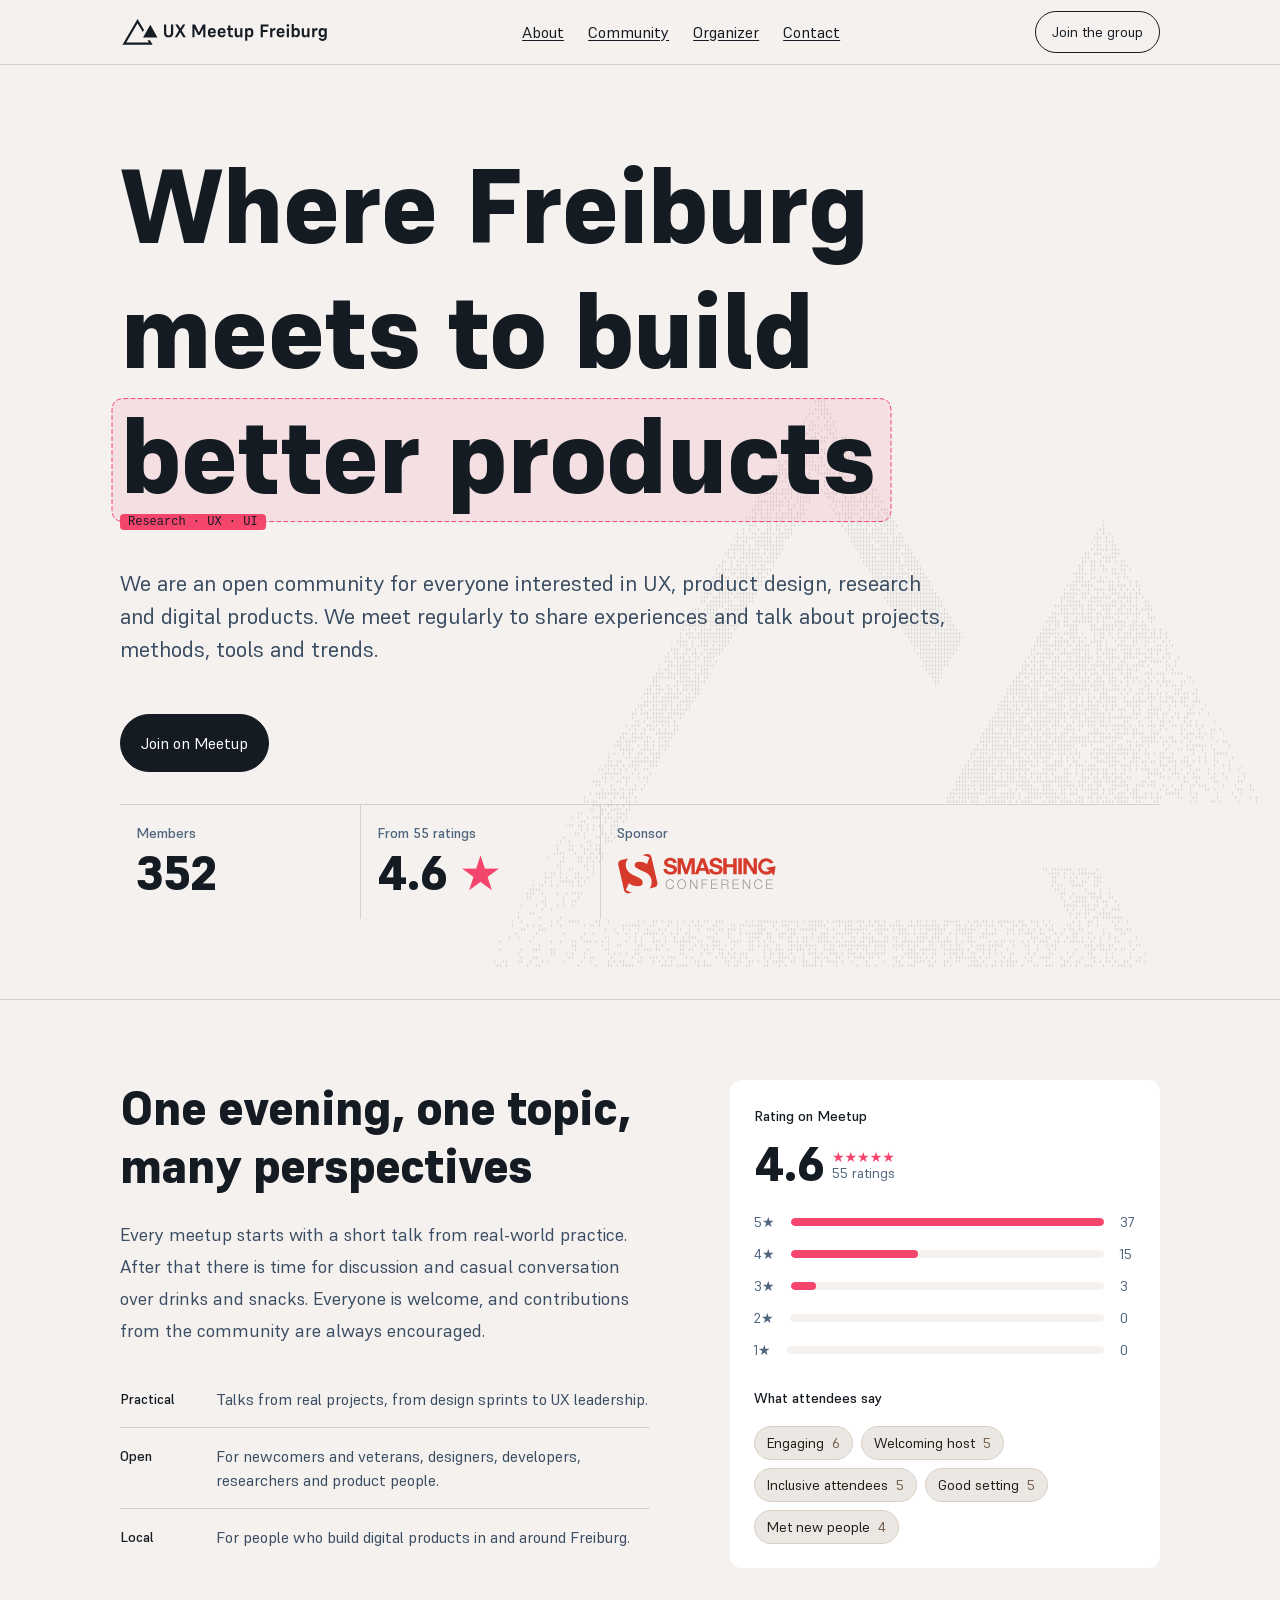
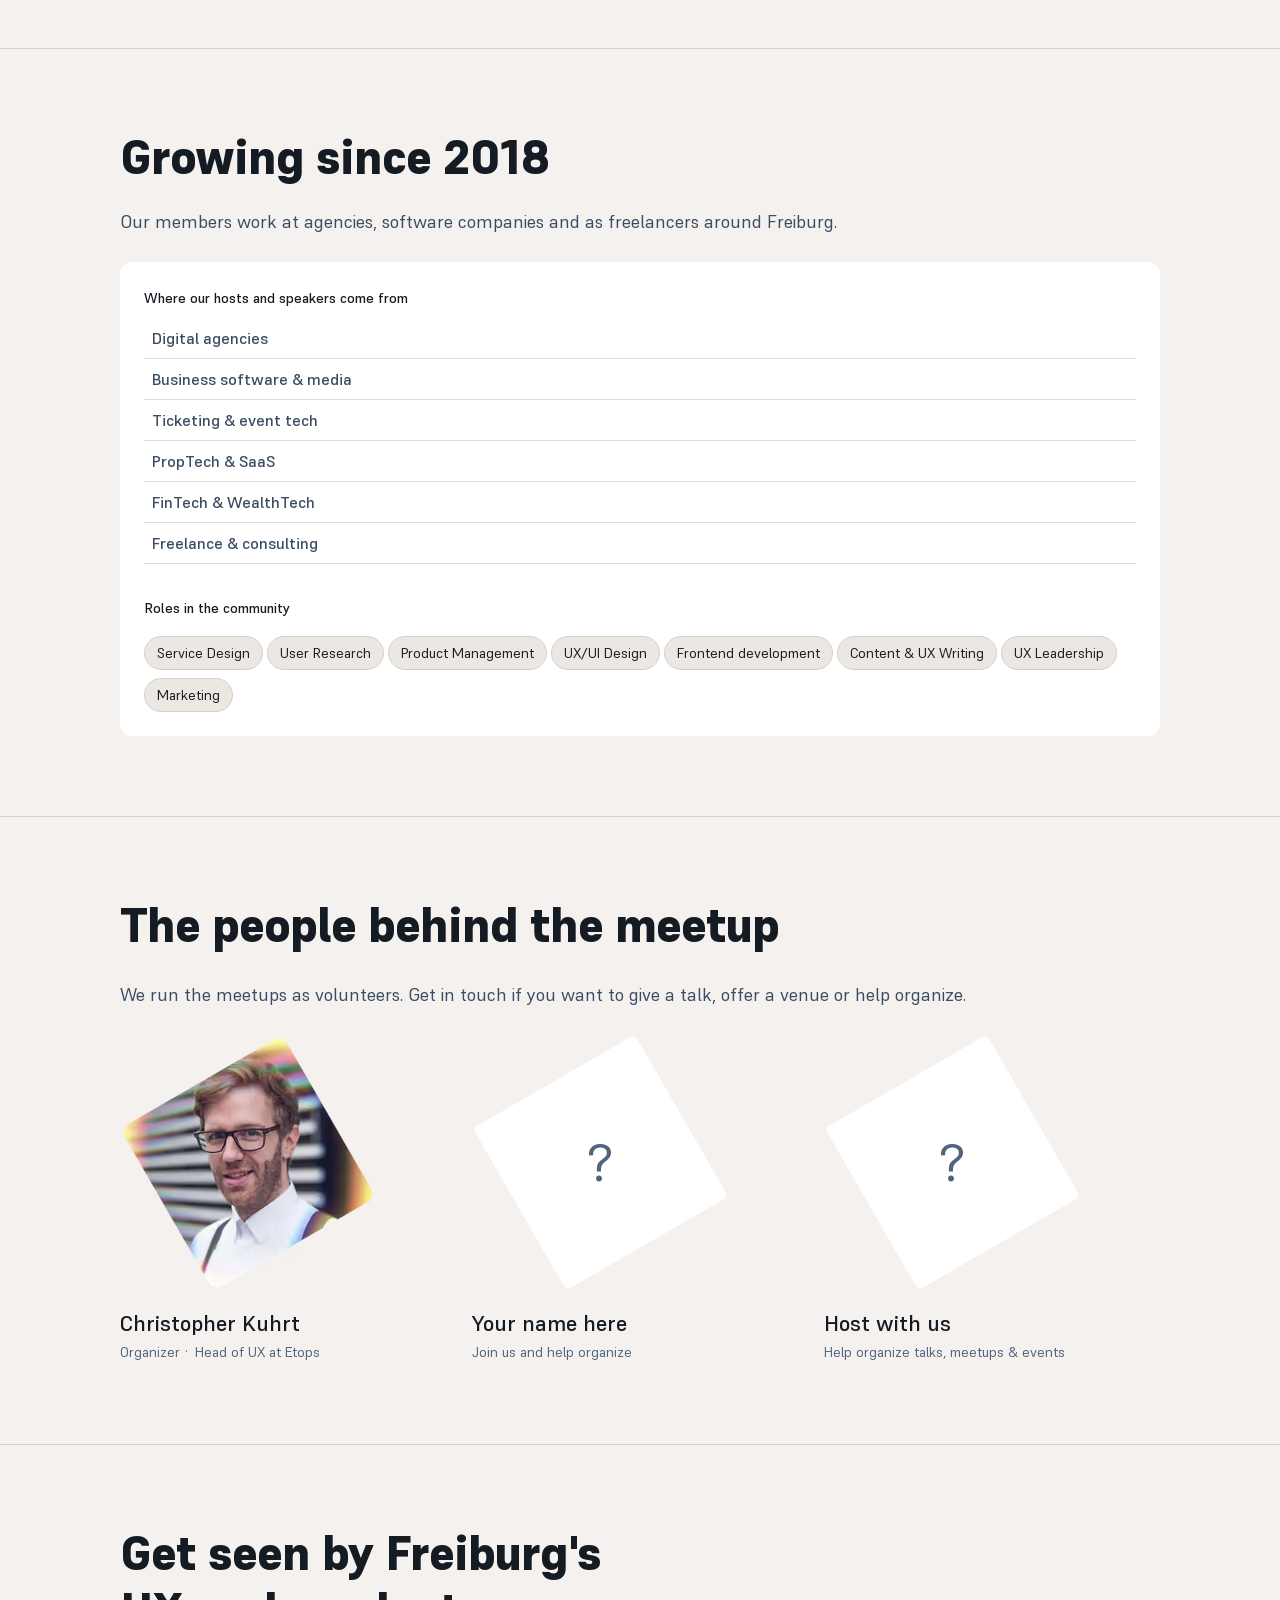
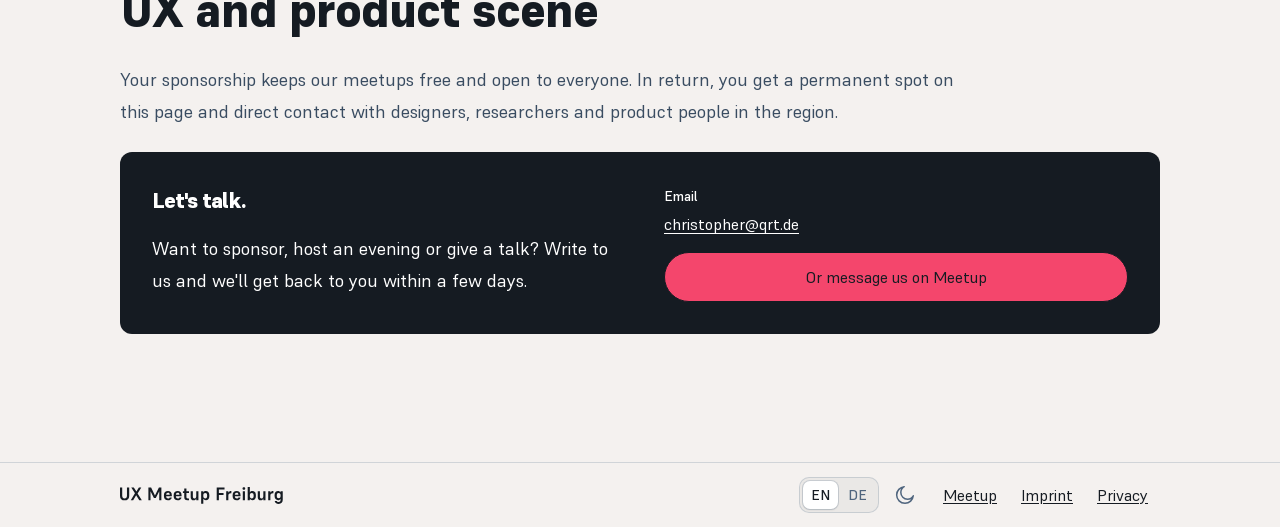
<file: index.html>
<!doctype html>
<html lang="en" data-page="home">
<head>
<meta charset="utf-8">
<meta name="viewport" content="width=device-width, initial-scale=1, viewport-fit=cover">
<!-- build:head (generated by tools/build.mjs from content/site.json – do not edit by hand) -->
<title>UX Meetup Freiburg – UX, Product Design &amp; Research Community</title>
<meta name="description" content="Free meetups in Freiburg since 2018: short talks from real UX and product projects, open discussion and drinks. For designers, researchers, devs and PMs.">
<link rel="canonical" href="https://uxmf.de/">
<link rel="alternate" hreflang="en" href="https://uxmf.de/">
<link rel="alternate" hreflang="de" href="https://uxmf.de/de/">
<link rel="alternate" hreflang="x-default" href="https://uxmf.de/">
<meta property="og:type" content="website">
<meta property="og:site_name" content="UX Meetup Freiburg">
<meta property="og:title" content="UX Meetup Freiburg – UX, Product Design &amp; Research Community">
<meta property="og:description" content="Free meetups in Freiburg since 2018: short talks from real UX and product projects, open discussion and drinks. For designers, researchers, devs and PMs.">
<meta property="og:url" content="https://uxmf.de/">
<meta property="og:locale" content="en_US">
<meta property="og:locale:alternate" content="de_DE">
<meta property="og:image" content="https://uxmf.de/assets/images/og-image-en.png?v=9dc483ea">
<meta property="og:image:type" content="image/png">
<meta property="og:image:width" content="1200">
<meta property="og:image:height" content="630">
<meta property="og:image:alt" content="UX Meetup Freiburg – Where Freiburg meets to build better products">
<meta name="twitter:card" content="summary_large_image">
<meta name="twitter:title" content="UX Meetup Freiburg – UX, Product Design &amp; Research Community">
<meta name="twitter:description" content="Free meetups in Freiburg since 2018: short talks from real UX and product projects, open discussion and drinks. For designers, researchers, devs and PMs.">
<meta name="twitter:image" content="https://uxmf.de/assets/images/og-image-en.png?v=9dc483ea">
<meta name="twitter:image:alt" content="UX Meetup Freiburg – Where Freiburg meets to build better products">
<script type="application/ld+json">{
  "@context": "https://schema.org",
  "@graph": [
    {
      "@type": "Organization",
      "@id": "https://uxmf.de/#organization",
      "name": "UX Meetup Freiburg",
      "url": "https://uxmf.de/",
      "logo": {
        "@type": "ImageObject",
        "url": "https://uxmf.de/assets/logos/icon-512.png",
        "width": 512,
        "height": 512
      },
      "image": "https://uxmf.de/assets/images/og-image-en.png",
      "description": "UX Meetup Freiburg is a volunteer-run community for UX, product design, user research and digital products in Freiburg im Breisgau. Free meetups with short talks from real projects since 2018.",
      "foundingDate": "2018",
      "email": "christopher@qrt.de",
      "address": {
        "@type": "PostalAddress",
        "addressLocality": "Freiburg im Breisgau",
        "addressRegion": "Baden-Württemberg",
        "addressCountry": "DE"
      },
      "contactPoint": {
        "@type": "ContactPoint",
        "contactType": "customer support",
        "email": "christopher@qrt.de",
        "availableLanguage": [
          "English",
          "German"
        ]
      },
      "sameAs": [
        "https://www.meetup.com/ux-meetup-freiburg/"
      ]
    },
    {
      "@type": "WebSite",
      "@id": "https://uxmf.de/#website",
      "url": "https://uxmf.de/",
      "name": "UX Meetup Freiburg",
      "inLanguage": "en",
      "publisher": {
        "@id": "https://uxmf.de/#organization"
      }
    }
  ]
}</script>
<!-- /build:head -->
<link rel="icon" href="/assets/logos/logo-mark-favicon.svg?v=8f0aa447" type="image/svg+xml" media="(prefers-color-scheme: light)" data-theme-favicon="light">
<link rel="icon" href="/assets/logos/logo-mark-favicon-dark.svg?v=a31119a7" type="image/svg+xml" media="(prefers-color-scheme: dark)" data-theme-favicon="dark">
<link rel="apple-touch-icon" href="/assets/logos/apple-touch-icon.png?v=7e583517">
<link rel="manifest" href="/site.webmanifest?v=f5d28548">
<meta name="theme-color" content="#f4f1ef" media="(prefers-color-scheme: light)">
<meta name="theme-color" content="#151b22" media="(prefers-color-scheme: dark)">
<link rel="preload" href="/fonts/Supreme-Regular.woff2?v=333ad36e" as="font" type="font/woff2" crossorigin>
<link rel="preload" href="/fonts/Supreme-Medium.woff2?v=36d7f7ea" as="font" type="font/woff2" crossorigin>
<link rel="preload" href="/fonts/Supreme-Extrabold.woff2?v=29b81427" as="font" type="font/woff2" crossorigin>
<style>
  /* Supreme (Fontshare, ITF Free Font License). woff2 first, ttf as fallback. */
  @font-face{font-family:"Supreme";src:url("/fonts/Supreme-Regular.woff2?v=333ad36e") format("woff2"),url("/fonts/Supreme-Regular.ttf?v=875a5650") format("truetype");font-weight:400;font-style:normal;font-display:swap}
  @font-face{font-family:"Supreme";src:url("/fonts/Supreme-Medium.woff2?v=36d7f7ea") format("woff2"),url("/fonts/Supreme-Medium.ttf?v=cd35aeb3") format("truetype");font-weight:500;font-style:normal;font-display:swap}
  @font-face{font-family:"Supreme";src:url("/fonts/Supreme-Extrabold.woff2?v=29b81427") format("woff2"),url("/fonts/Supreme-Extrabold.ttf?v=05e3668d") format("truetype");font-weight:800;font-style:normal;font-display:swap}

  /* Implemented from Figma "UX Freiburg Meetup" › Homepage (Desktop 1920 / Mobile 360, light + dark).
     Tokens mirror the Figma variables. Inlined in index.html so no stylesheet blocks the first render.

     Layer order decides the cascade, so selectors can stay flat (mostly one class):
     reset → tokens → base → type → layout → components → utilities */
  @layer reset, tokens, base, type, layout, components, utilities;

  /* ───────────────────────── reset ───────────────────────── */
  @layer reset{
    *{box-sizing:border-box}
    button{all:unset;box-sizing:border-box;cursor:pointer}
    p,h1,h2,h3,h4,dl,dd,ul{margin:0}
    ul{padding:0;list-style:none}
    /* <picture> only picks the image source; the <img> inside keeps its own layout */
    picture{display:contents}
    source{display:none} /* otherwise they become (empty) flex items next to the img */
  }

  /* ───────────────────────── tokens ───────────────────────── */
  @layer tokens{
    :root{
      /* palette (primitives) */
      --ink-900:#151b22; --ink-800:#283441; --ink-700:#394c61; --ink-600:#4f657e; --ink-400:#8d9eb1; --ink-300:#a5b3c2; --ink-200:#c9d2dc;
      --sand-100:#f4f1ef; --sand-200:#ebe7e3; --sand-300:#d9cfc7; --sand-700:#755e4b; --sand-900:#201914;
      --pink-500:#f4466c; --red-600:#D10030; --white:#ffffff;

      /* semantic colors: light-dark(light, dark), switched by color-scheme below */
      --page-bg:light-dark(var(--sand-100),var(--ink-900));
      --fg-strong:light-dark(var(--ink-900),var(--white));
      --fg-regular:light-dark(var(--ink-700),var(--ink-200));
      --fg-light:light-dark(var(--ink-600),var(--ink-400));
      --fg-inverse:light-dark(var(--white),var(--ink-900));
      --fg-brand:light-dark(var(--red-600),var(--pink-500));
      --surface100:light-dark(var(--white),var(--ink-800));
      --surface200:light-dark(var(--sand-100),var(--ink-700));
      --bg-inverse:light-dark(var(--ink-900),var(--white));
      --chip-bg:light-dark(var(--sand-200),var(--ink-900));
      --chip-stroke:light-dark(var(--sand-300),var(--ink-800));
      --chip-fg-strong:light-dark(var(--sand-900),var(--white));
      --chip-fg:light-dark(var(--sand-700),var(--ink-300));
      --btn-secondary:light-dark(var(--ink-900),var(--pink-500));
      --btn-primary-bg:light-dark(var(--pink-500),var(--ink-900));
      --brand:var(--pink-500); --stroke:#667d9540;
      --btn-on-secondary:light-dark(var(--white),var(--ink-900));
      --btn-on-primary:light-dark(var(--ink-900),var(--white)); 
      --fg-on-brand:var(--ink-900);
      --shadow-rgb:21 27 34;

      /* theme switches for non-color properties (images, icons) */
      --light-opacity:1; --dark-opacity:0; --logo-filter:none;
      --icon-in:translateY(0) rotate(0) scale(1);
      --moon-transform:var(--icon-in); --sun-transform:translateY(16px) rotate(35deg) scale(.7);

      /* fonts */
      --font-title:"Supreme", system-ui, sans-serif;
      --font-body:"Supreme", system-ui, sans-serif;
      --font-info:ui-monospace, Menlo, Consolas, monospace;
      --weight-regular:400; --weight-medium:500; --weight-heavy:800;

      /* type scale: size and line-height in rem, so both scale with the user's font size */
      --text-xs:.75rem;   --leading-xs:.75rem;       /* 12/12 */
      --text-sm:.875rem;  --leading-sm:1.5rem;       /* 14/24 */
      --text-md:1rem;     --leading-md:1.5rem;       /* 16/24 */
      --text-lg:1.125rem; --leading-lg:2rem;         /* 18/32 */
      --text-xl:1.375rem; --leading-xl:2.0625rem;    /* 22/33 */
      --text-heading-sm:1.375rem; --leading-heading-sm:2.0625rem; /* 22/33 */
      --text-heading-md:3rem;     --leading-heading-md:3.6rem;    /* 48/57.6 */
      --text-display-xl:6.5rem;   --leading-display-xl:120%;  /* 104/114.4 */
      --tracking-display-xl:-2px; --tracking-heading:-1px;

      /* spacing (4px grid: --space-N = N × 4px) */
      --space-1:4px; --space-2:8px; --space-3:12px; --space-4:16px; --space-5:20px; --space-6:24px;
      --space-8:32px; --space-12:48px; --space-20:80px; --space-32:128px;
      --section-pad:var(--space-20);
      --gutter:var(--space-4);

      /* shape, motion, layering */
      --radius-sm:4px; --radius-md:12px; --radius-pill:999px;
      --dur-theme:.25s; --dur-lift:128ms; --ease-spring:cubic-bezier(.22,1,.36,1);
      --z-header:40; --z-menu:50;

      color-scheme:light dark;
    }
    :root[data-theme="light"]{color-scheme:light}
    :root[data-theme="dark"]{color-scheme:dark}

    /* dark switches (colors are handled by light-dark() above) */
    @supports (color:light-dark(#000,#fff)){
      @media (prefers-color-scheme:dark){:root:not([data-theme="light"]){
        --light-opacity:0; --dark-opacity:1; --logo-filter:invert(1) brightness(2);
        --moon-transform:translateY(-16px) rotate(-35deg) scale(.7); --sun-transform:var(--icon-in)}}
      :root[data-theme="dark"]{
        --light-opacity:0; --dark-opacity:1; --logo-filter:invert(1) brightness(2);
        --moon-transform:translateY(-16px) rotate(-35deg) scale(.7); --sun-transform:var(--icon-in)}
    }
    /* browsers without light-dark() (before 2024) get the light theme */
    @supports not (color:light-dark(#000,#fff)){
      :root{
        --page-bg:var(--sand-100); --fg-strong:var(--ink-900); --fg-regular:var(--ink-700); --fg-light:var(--ink-600);
        --fg-inverse:var(--white); --fg-brand:var(--red-600); --surface100:var(--white); --surface200:var(--sand-100);
        --bg-inverse:var(--ink-900); --chip-bg:var(--sand-200); --chip-stroke:var(--sand-300); --chip-fg-strong:var(--sand-900);
        --chip-fg:var(--sand-700); --btn-secondary:var(--ink-900); --btn-primary-bg:var(--pink-500)}
    }

    /* Figma Mobile 360 */
    @media (max-width:720px){
      :root{
        --section-pad:var(--space-12);
        --text-display-xl:clamp(2.875rem,14.5vw,6.5rem); --leading-display-xl:1.1; --tracking-display-xl:-1px;
        --text-heading-md:1.75rem; --leading-heading-md:2.1rem;    /* 28/33.6 */
        --text-heading-sm:1.75rem; --leading-heading-sm:2.1rem;    /* 28/33.6 */
      }
    }
  }

  /* ───────────────────────── base ───────────────────────── */
  @layer base{
    html{scroll-behavior:smooth}
    body{margin:0;background:var(--page-bg);color:var(--fg-strong);font-family:var(--font-body);font-size:var(--text-md);line-height:var(--leading-md);-webkit-font-smoothing:antialiased}
    a{color:inherit}
    :focus-visible{outline:2px solid var(--brand);outline-offset:3px;border-radius:var(--radius-sm)}
    section[id]{scroll-margin-top:64px}
    @media (prefers-reduced-motion:reduce){html{scroll-behavior:auto}}
  }

  /* ───────────────────────── type (one class per Figma text style) ───────────────────────── */
  @layer type{
    .font-display-xl{font-family:var(--font-title);font-weight:var(--weight-heavy);font-size:var(--text-display-xl);line-height:var(--leading-display-xl);letter-spacing:var(--tracking-display-xl)}
    .font-heading-md{font-family:var(--font-title);font-weight:var(--weight-heavy);font-size:var(--text-heading-md);line-height:var(--leading-heading-md);letter-spacing:var(--tracking-heading);text-wrap:balance}
    .font-heading-sm{font-family:var(--font-title);font-weight:var(--weight-heavy);font-size:var(--text-heading-sm);line-height:var(--leading-heading-sm);letter-spacing:var(--tracking-heading)}
    .font-stat-number{font-family:var(--font-title);font-weight:var(--weight-heavy);font-size:3rem;line-height:3.6rem;letter-spacing:var(--tracking-heading)}
    .font-text-xl{font-family:var(--font-body);font-weight:var(--weight-regular);font-size:var(--text-xl);line-height:var(--leading-xl)}
    .font-text-lg{font-family:var(--font-body);font-weight:var(--weight-regular);font-size:var(--text-lg);line-height:var(--leading-lg)}
    .font-text-sm{font-family:var(--font-body);font-weight:var(--weight-regular);font-size:var(--text-sm);line-height:var(--leading-sm)}
    .font-text-xs{font-family:var(--font-info);font-weight:var(--weight-regular);font-size:var(--text-xs);line-height:var(--leading-xs)}
    .font-label{font-family:var(--font-body);font-weight:var(--weight-medium);font-size:var(--text-sm);line-height:var(--leading-sm)}
  }

  /* ───────────────────────── layout ───────────────────────── */
  @layer layout{
    .section{border-top:1px solid var(--stroke);padding:var(--section-pad) var(--gutter);display:flex;justify-content:center;position:relative}
    .wrap{width:100%;max-width:1040px;position:relative}
    /* --stack-gap is reset on every .stack so nested stacks don't inherit their parent's gap */
    .stack{--stack-gap:var(--space-4);display:flex;flex-direction:column;gap:var(--stack-gap)}
    .stack-xs{--stack-gap:var(--space-1)}
    .stack-sm{--stack-gap:var(--space-2)}
    .stack-md{--stack-gap:var(--space-5)}
    .stack-lg{--stack-gap:var(--space-6)}
    .stack-xl{--stack-gap:var(--space-8)}
  }

  /* ───────────────────────── components ───────────────────────── */
  @layer components{
    /* light/dark asset crossfade */
    .light-only{opacity:var(--light-opacity)}
    .dark-only{opacity:var(--dark-opacity)}

    /* card + chips */
    .card{background:var(--surface100);border-radius:var(--radius-md);padding:var(--space-6);transition:background-color var(--dur-theme) ease,border-color var(--dur-theme) ease}
    .chips{display:flex;flex-wrap:wrap;gap:var(--space-2) var(--space-1)}
    .chips.loose{gap:var(--space-2)}
    .chip{display:inline-flex;gap:var(--space-2);align-items:flex-end;padding:var(--space-1) var(--space-3);border:1px solid var(--chip-stroke);background:var(--chip-bg);border-radius:var(--radius-pill);font-size:var(--text-sm);line-height:var(--leading-sm);color:var(--chip-fg-strong);white-space:nowrap;transition:color var(--dur-theme) ease,background-color var(--dur-theme) ease,border-color var(--dur-theme) ease}
    .chip-count{color:var(--chip-fg)}

    /* buttons */
    .btn{display:inline-flex;align-items:center;justify-content:center;border:1px solid;border-radius:var(--radius-pill);text-decoration:none}
    .btn-outline{border-color:var(--btn-secondary);color:var(--btn-secondary);padding:var(--space-2) var(--space-4);font-size:var(--text-sm);line-height:var(--leading-sm);white-space:nowrap;transition:background .15s}
    .btn-outline:hover{background:color-mix(in srgb,var(--btn-secondary) 8%,transparent)}
    .btn-solid,.btn-primary{padding:var(--space-3) var(--space-5);font-size:var(--text-md);line-height:2rem;transition:transform var(--dur-lift) ease;will-change:transform}
    .btn-solid:hover,.btn-primary:hover{transform:translateY(-2px)}
    .btn-solid{background:var(--btn-secondary);border-color:var(--btn-secondary);color:var(--btn-on-secondary);align-self:flex-start}
    .btn-primary{display:flex;height:50px;background:var(--btn-primary-bg);border-color:var(--bg-inverse);color:var(--btn-on-primary);text-align:center}

    /* header + nav */
    .header{position:sticky;top:0;z-index:var(--z-header);border-bottom:1px solid var(--stroke);display:flex;justify-content:center;background:color-mix(in srgb,var(--page-bg) 78%,transparent);backdrop-filter:blur(14px);-webkit-backdrop-filter:blur(14px);transition:background-color var(--dur-theme) ease,border-color var(--dur-theme) ease}
    .nav{width:100%;max-width:1072px;height:64px;display:flex;align-items:center;justify-content:space-between;padding-inline:var(--gutter)}
    .nav-actions{display:flex;align-items:center;gap:var(--space-2)}
    .logo{display:flex;align-items:center;height:40px;text-decoration:none}
    .logo-svg{display:flex;align-items:center;gap:var(--space-1);color:var(--fg-strong)}
    .logo-svg .icon{filter:var(--logo-filter)}
    .logo-mark{width:40px;height:40px}
    .logo-word{width:auto;height:18px;margin-top:2px}
    .navlinks{flex:1;display:flex;align-items:center;justify-content:center;height:54px}
    .navlinks a,.footlinks a,.fmenu-links a{display:flex;align-items:center;height:54px;padding-inline:var(--space-3);font-size:var(--text-md);line-height:var(--leading-sm);color:var(--fg-strong);text-decoration:underline;text-underline-position:from-font}
    .navlinks a:hover,.footlinks a:hover{color:var(--fg-brand)}

    /* icons + theme toggle (Figma: Theme-Toggle 36×36, moon/sun 20) */
    .icon{flex:none;max-width:none}
    .ico-menu{display:block;width:24px;height:24px;fill:none;stroke:currentColor;stroke-width:2;stroke-linecap:round;stroke-linejoin:round}
    .ico-moon,.ico-sun{width:20px;height:20px;fill:none;stroke:currentColor;stroke-width:1.5;stroke-linecap:round;stroke-linejoin:round}
    .ico-moon{opacity:var(--light-opacity);transform:var(--moon-transform)}
    .ico-sun{opacity:var(--dark-opacity);transform:var(--sun-transform)}
    .theme-toggle{position:relative;display:flex;align-items:center;justify-content:center;width:36px;height:36px;padding:var(--space-2);border-radius:var(--radius-pill);color:var(--fg-light)}
    .theme-toggle:hover{background:color-mix(in srgb,var(--fg-strong) 8%,transparent)}
    .theme-toggle .icon,.fpill-theme .icon{position:absolute;left:50%;top:50%;margin:-10px;transition:opacity .3s ease,transform .5s var(--ease-spring),filter .35s ease}
    .theme-toggle .icon{transition:transform .5s var(--ease-spring),filter .35s ease}

    /* hero */
    .hero{min-height:85dvh;padding:var(--section-pad) var(--gutter);display:flex;justify-content:center;align-items:center;position:relative;overflow:hidden}
    .hero-art{position:absolute;right:var(--gutter);bottom:var(--space-8);width:780px;height:575px;pointer-events:none}
    .hero-art img{position:absolute;inset:0;width:100%;height:100%;transition:opacity .55s ease}
    .display{position:relative;max-width:850px}
    .display-copy{position:relative;z-index:1}
    .focus-graphic{position:absolute;inset:0;width:100%;height:100%;overflow:visible;pointer-events:none}
    .focus-shape{fill:color-mix(in srgb,var(--brand) 10%,transparent);stroke:var(--brand);stroke-width:1;stroke-dasharray:4 3;stroke-linejoin:round;stroke-linecap:round;vector-effect:non-scaling-stroke;animation:focus-march 3s linear infinite}
    @keyframes focus-march{to{stroke-dashoffset:-14}}
    .focus-tag{position:absolute;left:0;top:0;z-index:2;background:var(--brand);color:var(--fg-on-brand);letter-spacing:0;padding:2px var(--space-2);border-radius:var(--radius-sm);white-space:nowrap}
    .subtext{padding-block:var(--space-4);max-width:840px}

    /* stats */
    .stats{border-top:1px solid var(--stroke);display:flex;flex-wrap:wrap;max-width:1040px}
    .stat{flex:1 0 0;min-width:160px;max-width:240px;padding:var(--space-4);display:flex;flex-direction:column}
    .stat + .stat{border-left:1px solid var(--stroke)}
    .stat.sponsor{max-width:none}
    .stat-n{white-space:nowrap}
    .star,.stars{color:var(--brand)}
    .sponsor-logo{height:56px;padding-top:var(--space-2);display:flex;align-items:center}
    .sponsor-logo img{width:160px;height:40px}

    /* about */
    .about{display:flex;gap:var(--space-20);align-items:flex-start}
    .about-main{flex:1 0 0;min-width:0}
    .value{display:flex;padding-block:var(--space-4);border-bottom:1px solid var(--stroke)}
    .value:last-child{border-bottom:0}
    .value dt{width:96px;flex:none}
    .value dd{flex:1;min-width:0;color:var(--fg-regular)}

    /* rating */
    .rating{width:430px;flex:none}
    .rating-top{display:flex;gap:var(--space-2);align-items:center;margin-top:var(--space-2)}
    .rating-meta{display:flex;flex-direction:column;font-size:var(--text-sm);line-height:1rem;color:var(--fg-light)}
    .bars{margin-top:var(--space-4)}
    .bar{display:flex;align-items:center;gap:var(--space-4);font-size:var(--text-sm);line-height:var(--leading-sm);color:var(--fg-light);font-variant-numeric:tabular-nums}
    .track{flex:1;height:8px;border-radius:var(--radius-pill);background:var(--surface200);overflow:hidden}
    .fill{height:8px;border-radius:var(--radius-pill);background:var(--brand)}
    .bar .n{width:16px}

    /* community */
    .domains{margin-top:var(--space-1)}
    .domain{padding:var(--space-2);border-bottom:1px solid var(--stroke);font-weight:var(--weight-medium);color:var(--fg-regular)}

    /* team */
    .team{display:flex;gap:var(--space-4)}
    .person{flex:1 0 0;min-width:0;display:flex;flex-direction:column;gap:var(--space-4)}
    .portrait{width:256px;height:256px;max-width:100%}
    .portrait-placeholder{position:relative;width:256px;height:256px;max-width:100%;display:grid;place-items:center;color:var(--fg-light)}
    .portrait-placeholder::before{content:"";position:absolute;z-index:0;width:73%;aspect-ratio:1;border-radius:3%;background:var(--surface100);transform:rotate(-30deg)}
    .portrait-placeholder span{position:relative;z-index:1;font-size:3.25rem;line-height:1}
    .person-name{font-weight:var(--weight-medium);font-size:var(--text-xl);line-height:var(--leading-xl)}

    /* sponsoring / talk */
    .sponsoring{padding-bottom:var(--space-32)}
    .talk{background:var(--bg-inverse);color:var(--fg-inverse);border-radius:var(--radius-md);padding:var(--space-8);display:flex;gap:var(--space-12);transition:color var(--dur-theme) ease,background-color var(--dur-theme) ease,border-color var(--dur-theme) ease}
    .talk-col{flex:1 0 0;min-width:0}
    .email a{text-underline-offset:3px}

    /* footer */
    .footer{border-top:1px solid var(--stroke);display:flex;justify-content:center;padding-inline:var(--gutter)}
    .footer .nav{row-gap:var(--space-6)}
    .footlinks{flex:1;display:flex;align-items:center;justify-content:flex-end;padding-left:var(--space-12)}
    .foot-prefs{display:flex;align-items:center;gap:var(--space-2);margin-right:var(--space-2)}

    /* language switcher: segmented control, active segment raised */
    .lang-switch{display:flex;gap:2px;padding:3px;border:1px solid var(--stroke);border-radius:10px;background:color-mix(in srgb,var(--fg-strong) 4%,transparent)}
    .lang-switch a{display:block;height:auto;text-decoration:none;padding:2px var(--space-2);border-radius:7px;font-weight:var(--weight-medium);font-size:var(--text-sm);line-height:var(--leading-sm);color:var(--fg-light);transition:color .15s ease,background-color .15s ease}
    .lang-switch a:hover{color:var(--fg-strong)}
    .lang-switch a[aria-current="page"]{background:var(--surface100);color:var(--fg-strong);box-shadow:0 0 0 1px var(--stroke),0 1px 2px rgb(var(--shadow-rgb) / .12)}

    /* legal pages (impressum, privacy): plain text column */
    .legal-page{min-height:60vh}
    .prose{max-width:720px;color:var(--fg-regular)}
    .prose h1{color:var(--fg-strong);margin-bottom:var(--space-4)}
    .prose h2{color:var(--fg-strong);font-family:var(--font-title);font-weight:var(--weight-heavy);font-size:var(--text-xl);line-height:var(--leading-xl);letter-spacing:var(--tracking-heading);margin-top:var(--space-6)}
    .prose p,.prose ul{margin-block:var(--space-2);font-size:var(--text-lg);line-height:var(--leading-lg)}
    .prose ul{list-style:disc;padding-left:1.25em}
    .prose a{color:var(--fg-brand);text-underline-offset:3px}

    /* events (rendered by tools/build.mjs from content/events.json) */
    .events{display:grid;grid-template-columns:repeat(auto-fill,minmax(300px,1fr));gap:var(--space-4)}
    .event{display:flex;flex-direction:column;gap:var(--space-2)}
    .event time{color:var(--fg-brand)}
    .event-meta{color:var(--fg-light)}
    .event a{color:var(--fg-strong);text-underline-offset:3px;margin-top:auto}

    /* floating menu (Figma: Floating-Menu 153×48, Menu-Container 268×312 r28) — mobile only */
    .fmenu{display:none}

    /* ── responsive (Figma Mobile 360) ── */
    @media (max-width:1100px){
      .about{gap:var(--space-12)}
      .rating{width:380px}
    }
    @media (max-width:900px){
      .about{flex-direction:column}
      .rating{width:100%}
      .team{flex-direction:column}
      .person{flex-direction:row;align-items:center}
      .portrait{width:76.5px;height:76.5px}
      .portrait-placeholder{width:76.5px;height:76.5px;flex:none}
      .portrait-placeholder span{font-size:1.75rem}
      .talk{flex-direction:column;gap:var(--space-8)}
    }
    @media (max-width:720px){
      .logo-word{height:15px}
      .navlinks{display:none}
      .btn-outline{padding:var(--space-1) var(--space-3)}
      .sponsoring{padding-bottom:var(--section-pad)}
      .hero-art{right:0;top:var(--space-8);bottom:auto;width:360px;height:265px}
      .stat{max-width:none}
      .stat.sponsor{flex-basis:100%;border-left:0;border-top:1px solid var(--stroke)}
      .footer{padding-bottom:72px}
      .footer .nav{flex-direction:column;align-items:flex-start;height:auto;padding-block:var(--space-4)}
      .footlinks{flex-direction:column;align-items:flex-start;padding-left:0;justify-content:flex-start}
      .footlinks a{height:44px;font-size:var(--text-md);padding-inline:0}
      .foot-prefs{display:none} /* language lives in the menu, theme in the pill */

      .fmenu{display:block;position:fixed;z-index:var(--z-menu);right:var(--space-2);bottom:calc(9px + env(safe-area-inset-bottom,0px));width:300px;height:312px;pointer-events:none;
        border:1px solid var(--stroke);border-radius:28px;
        clip-path:inset(256px 7px 7px 108px round 24px);transition:clip-path .42s var(--ease-spring)}
      .fmenu.open{clip-path:inset(-1px round 28px);pointer-events:auto;background:var(--surface100);box-shadow:0 12px 40px rgb(var(--shadow-rgb) / .18)}
      .fpill{position:absolute;right:7px;bottom:7px;height:48px;display:flex;align-items:center;justify-content:space-between;border-radius:var(--radius-pill);background:var(--bg-inverse);color:var(--fg-inverse);pointer-events:auto}
      .fmenu.over-talk .fpill{background:var(--surface100);color:var(--fg-strong);box-shadow:0 0 0 1px var(--stroke),0 8px 24px rgb(var(--shadow-rgb) / .18)}
      .fpill button{display:flex;align-items:center;gap:var(--space-2);height:48px;font-weight:var(--weight-medium);font-size:var(--text-sm);line-height:var(--leading-sm)}
      .fpill-menu{padding:0 var(--space-4)}
      .fpill-div{width:1px;height:24px;background:var(--stroke)}
      .fpill-theme{position:relative;padding:0 var(--space-6)}
      .fmenu-links{position:absolute;left:-1px;top:-1px;width:268px;padding:var(--space-4) var(--space-4) 0;display:flex;flex-direction:column}
      /* links stagger: closing runs bottom-up, opening top-down (40ms steps) */
      /* bottom-left of the open panel: left edge on the link text, vertically centered on the pill */
      .fmenu-lang{position:absolute;left:24px;bottom:13px;--i:4}
      .fmenu-links a,.fmenu-lang{opacity:0;transform:translateY(8px);transition:opacity .3s ease,transform .3s var(--ease-spring);transition-delay:calc(.22s - var(--i) * .04s)}
      .fmenu-links a:nth-child(1){--i:0}
      .fmenu-links a:nth-child(2){--i:1}
      .fmenu-links a:nth-child(3){--i:2}
      .fmenu-links a:nth-child(4){--i:3}
      .fmenu.open .fmenu-links a,.fmenu.open .fmenu-lang{opacity:1;transform:none;transition-delay:calc(.1s + var(--i) * .04s)}
    }

    @media (prefers-reduced-motion:reduce){
      .focus-shape{animation:none}
    }
  }

  /* ───────────────────────── utilities ───────────────────────── */
  @layer utilities{
    .font-color-regular{color:var(--fg-regular)}
    .font-color-light{color:var(--fg-light)}
    .measure{max-width:850px}
  }
</style>
<script>/* runs before first paint. Keys must match THEME_KEY / LANG_KEY in js/main.js */
(()=>{const root=document.documentElement;
try{const theme=localStorage.getItem("uxfr-theme");if(theme)root.dataset.theme=theme}catch{}
/* First visit to the English home page with a German browser: go to /de/. A language picked in the switcher is stored and always wins. */
if(root.dataset.page==="home"&&root.lang==="en"){let lang=null;try{lang=localStorage.getItem("uxfr-lang")}catch{}
if(!lang&&(navigator.languages||[navigator.language]).map(l=>String(l).slice(0,2).toLowerCase()).find(l=>l==="en"||l==="de")==="de")location.replace("/de/"+location.hash)}})();</script>
</head>
<body id="top">
<header class="header">
  <nav class="nav" aria-label="Main navigation" data-i18n-label="nav.main">
    <a class="logo" href="#top" aria-label="UX Meetup Freiburg – Home" data-i18n-label="nav.home">
      <span class="logo-svg" aria-hidden="true"><img class="icon logo-mark" src="/assets/logos/logo-mark.svg?v=f7200659" alt="" width="40" height="40"><img class="icon logo-word" src="/assets/logos/wordmark.svg?v=60cf442c" alt="" width="127" height="14"></span>
    </a>
    <div class="navlinks">
      <a href="#about" data-i18n="nav.about">About</a>
      <a href="#community" data-i18n="nav.community">Community</a>
      <a href="#organizer" data-i18n="nav.organizer">Organizer</a>
      <a href="#contact" data-i18n="nav.contact">Contact</a>
    </div>
    <div class="nav-actions">
      <a class="btn btn-outline" href="https://www.meetup.com/ux-meetup-freiburg/" target="_blank" rel="noopener noreferrer" data-i18n="nav.join">Join the group</a>
    </div>
  </nav>
</header>

<div class="fmenu" id="fmenu">
  <nav class="fmenu-links" id="fmenu-links" aria-label="Section navigation" data-i18n-label="nav.sections">
    <a href="#about" data-i18n="nav.about">About</a>
    <a href="#community" data-i18n="nav.community">Community</a>
    <a href="#organizer" data-i18n="nav.organizer">Organizer</a>
    <a href="#contact" data-i18n="nav.contact">Contact</a>
  </nav>
  <nav class="lang-switch fmenu-lang" aria-label="Language" data-i18n-label="lang.label">
    <a href="/" hreflang="en" lang="en" data-lang-link="en" aria-label="EN – English" aria-current="page">EN</a>
    <a href="/de/" hreflang="de" lang="de" data-lang-link="de" aria-label="DE – Deutsch">DE</a>
  </nav>
  <div class="fpill">
    <button class="fpill-menu" type="button" id="fmenu-btn" aria-expanded="false" aria-controls="fmenu-links"><svg class="icon ico-menu" aria-hidden="true" viewBox="0 0 24 24"><path d="M3 12H21M3 6H21M3 18H15"/></svg><span data-i18n="nav.menu">Menu</span></button>
    <span class="fpill-div" aria-hidden="true"></span>
    <button class="fpill-theme" type="button" data-theme-toggle aria-label="Switch to dark mode"><svg class="icon ico-moon" aria-hidden="true" viewBox="0 0 20 20"><path d="M18.2957 10.797C17.1482 12.8097 14.9826 14.1667 12.5 14.1667C8.81806 14.1667 5.83329 11.182 5.83329 7.50007C5.83329 5.01726 7.19052 2.85146 9.20352 1.7041C4.97475 2.10506 1.66663 5.66614 1.66663 9.99987C1.66663 14.6022 5.39759 18.3332 9.99996 18.3332C14.3335 18.3332 17.8944 15.0254 18.2957 10.797Z"/></svg><svg class="icon ico-sun" aria-hidden="true" viewBox="0 0 20 20"><path d="M9.99984 1.66699V3.33366M9.99984 16.667V18.3337M3.33317 10.0003H1.6665M5.2616 5.26209L4.08309 4.08358M14.7381 5.26209L15.9166 4.08358M5.2616 14.742L4.08309 15.9205M14.7381 14.742L15.9166 15.9205M18.3332 10.0003H16.6665M14.1665 10.0003C14.1665 12.3015 12.301 14.167 9.99984 14.167C7.69865 14.167 5.83317 12.3015 5.83317 10.0003C5.83317 7.69914 7.69865 5.83366 9.99984 5.83366C12.301 5.83366 14.1665 7.69914 14.1665 10.0003Z"/></svg></button>
  </div>
</div>

<main>
  <section class="hero">
    <div class="hero-art" aria-hidden="true">
      <picture>
        <source media="(prefers-color-scheme: dark)" srcset="data:image/svg+xml,%3Csvg%20xmlns='http://www.w3.org/2000/svg'%20width='780'%20height='575'/%3E" data-theme-placeholder>
        <source type="image/webp" srcset="/assets/images/hero-art-light.webp?v=de529212">
        <img class="light-only" src="/assets/images/hero-art-light.png?v=61774be0" alt="" width="780" height="575" fetchpriority="high">
      </picture>
      <picture>
        <source media="(prefers-color-scheme: light)" srcset="data:image/svg+xml,%3Csvg%20xmlns='http://www.w3.org/2000/svg'%20width='780'%20height='575'/%3E" data-theme-placeholder>
        <source type="image/webp" srcset="/assets/images/hero-art-dark.webp?v=0a30713c">
        <img class="dark-only" src="/assets/images/hero-art-dark.png?v=d5fe8382" alt="" width="780" height="575" fetchpriority="high">
      </picture>
    </div>
    <div class="wrap stack stack-xl">
      <h1 class="display font-display-xl"><svg class="focus-graphic" aria-hidden="true" focusable="false"><path class="focus-shape"></path></svg><span class="display-copy"><span data-i18n="hero.titlePre">Where Freiburg meets to build </span><span class="focus-text" data-i18n="hero.titleFocus">better products</span><span data-i18n="hero.titlePost"></span></span><span class="focus-tag font-text-xs" aria-hidden="true">Research · UX · UI</span></h1>
      <p class="subtext font-text-xl font-color-regular" data-i18n="hero.text">We are an open community for everyone interested in UX, product design, research and digital products. We meet regularly to share experiences and talk about projects, methods, tools and trends.</p>
      <a class="btn btn-solid" href="https://www.meetup.com/ux-meetup-freiburg/" target="_blank" rel="noopener noreferrer" data-i18n="hero.cta">Join on Meetup</a>
      <div class="stats">
        <div class="stat"><span class="font-label font-color-light" data-i18n="stats.members">Members</span><span class="stat-n font-stat-number">352</span></div>
        <div class="stat"><span class="font-label font-color-light" data-i18n="stats.ratings">From 55 ratings</span><span class="stat-n font-stat-number">4.6 <span class="star">★</span></span></div>
        <div class="stat sponsor"><span class="font-label font-color-light" data-i18n="stats.sponsor">Sponsor</span><span class="sponsor-logo"><a href="https://smashingconf.com/" target="_blank" rel="noopener noreferrer"><img src="/assets/logos/sponsor-smashing.svg?v=aadaf263" alt="Smashing Conference" width="160" height="40"></a></span></div>
      </div>
    </div>
  </section>

  <section class="section" id="about">
    <div class="wrap about">
      <div class="about-main stack stack-lg">
        <h2 class="font-heading-md" data-i18n="about.title">One evening, one topic, many perspectives</h2>
        <p class="font-text-lg font-color-regular measure" data-i18n="about.text">Every meetup starts with a short talk from real-world practice. After that there is time for discussion and casual conversation over drinks and snacks. Everyone is welcome, and contributions from the community are always encouraged.</p>
        <dl>
          <div class="value"><dt class="font-label" data-i18n="about.practical">Practical</dt><dd data-i18n="about.practicalText">Talks from real projects, from design sprints to UX leadership.</dd></div>
          <div class="value"><dt class="font-label" data-i18n="about.open">Open</dt><dd data-i18n="about.openText">For newcomers and veterans, designers, developers, researchers and product people.</dd></div>
          <div class="value"><dt class="font-label" data-i18n="about.local">Local</dt><dd data-i18n="about.localText">For people who build digital products in and around Freiburg.</dd></div>
        </dl>
      </div>
      <aside class="card rating stack stack-lg" aria-label="Rating on Meetup" data-i18n-label="rating.title">
        <div>
          <p class="font-label" data-i18n="rating.title">Rating on Meetup</p>
          <div class="rating-top">
            <span class="font-stat-number">4.6</span>
            <span class="rating-meta"><span class="stars" aria-hidden="true">★★★★★</span><span data-i18n="rating.count">55 ratings</span></span>
          </div>
          <div class="bars stack stack-sm">
            <div class="bar"><span>5★</span><div class="track"><div class="fill" style="width:100%"></div></div><span class="n">37</span></div>
            <div class="bar"><span>4★</span><div class="track"><div class="fill" style="width:40.5%"></div></div><span class="n">15</span></div>
            <div class="bar"><span>3★</span><div class="track"><div class="fill" style="width:8.1%"></div></div><span class="n">3</span></div>
            <div class="bar"><span>2★</span><div class="track"><div class="fill" style="width:0"></div></div><span class="n">0</span></div>
            <div class="bar"><span>1★</span><div class="track"><div class="fill" style="width:0"></div></div><span class="n">0</span></div>
          </div>
        </div>
        <div class="stack">
          <p class="font-label" data-i18n="rating.quotes">What attendees say</p>
          <div class="chips loose">
            <span class="chip"><span data-i18n="rating.engaging">Engaging</span> <span class="chip-count">6</span></span>
            <span class="chip"><span data-i18n="rating.host">Welcoming host</span> <span class="chip-count">5</span></span>
            <span class="chip"><span data-i18n="rating.inclusive">Inclusive attendees</span> <span class="chip-count">5</span></span>
            <span class="chip"><span data-i18n="rating.setting">Good setting</span> <span class="chip-count">5</span></span>
            <span class="chip"><span data-i18n="rating.people">Met new people</span> <span class="chip-count">4</span></span>
          </div>
        </div>
      </aside>
    </div>
  </section>

  <section class="section" id="community">
    <div class="wrap stack stack-md">
      <h2 class="font-heading-md" data-i18n="community.title">Growing since 2018</h2>
      <p class="font-text-lg font-color-regular measure" data-i18n="community.text">Our members work at agencies, software companies and as freelancers around Freiburg.</p>
      <div class="card domains stack stack-xl">
        <div class="stack stack-sm">
          <p class="font-label" data-i18n="community.domains">Where our hosts and speakers come from</p>
          <ul>
            <li class="domain" data-i18n="community.agencies">Digital agencies</li>
            <li class="domain" data-i18n="community.software">Business software &amp; media</li>
            <li class="domain" data-i18n="community.ticketing">Ticketing &amp; event tech</li>
            <li class="domain">PropTech &amp; SaaS</li>
            <li class="domain">FinTech &amp; WealthTech</li>
            <li class="domain" data-i18n="community.freelance">Freelance &amp; consulting</li>
          </ul>
        </div>
        <div class="stack">
          <p class="font-label" data-i18n="community.roles">Roles in the community</p>
          <div class="chips">
            <span class="chip">Service Design</span><span class="chip">User Research</span><span class="chip">Product Management</span><span class="chip">UX/UI Design</span><span class="chip" data-i18n="community.frontend">Frontend development</span><span class="chip">Content &amp; UX Writing</span><span class="chip">UX Leadership</span><span class="chip">Marketing</span>
          </div>
        </div>
      </div>
    </div>
  </section>

  <section class="section" id="organizer">
    <div class="wrap stack stack-lg">
      <h2 class="font-heading-md" data-i18n="team.title">The people behind the meetup</h2>
      <p class="font-text-lg font-color-regular measure" data-i18n="team.text">We run the meetups as volunteers. Get in touch if you want to give a talk, offer a venue or help organize.</p>
      <div class="team">
        <div class="person"><picture><source type="image/avif" srcset="/assets/images/portrait-christopher-160.avif?v=a18574f4 160w, /assets/images/portrait-christopher-256.avif?v=5ab4061d 256w, /assets/images/portrait-christopher-306.avif?v=273abc1b 306w" sizes="(max-width: 900px) 77px, 256px"><source type="image/webp" srcset="/assets/images/portrait-christopher-160.webp?v=7c47ebbf 160w, /assets/images/portrait-christopher-256.webp?v=fb783c82 256w, /assets/images/portrait-christopher-306.webp?v=8f6c5467 306w" sizes="(max-width: 900px) 77px, 256px"><img class="portrait" src="/assets/images/portrait-christopher.png?v=a911ed1c" alt="Christopher Kuhrt" width="256" height="256" loading="lazy" decoding="async"></picture><div><p class="person-name">Christopher Kuhrt</p><p class="font-text-sm font-color-light" data-i18n="team.chrisRole">Organizer · Head of UX at Etops</p></div></div>
        <div class="person"><div class="portrait-placeholder" role="img" aria-label="Open organizer position" data-i18n-label="team.openOrganizer"><span aria-hidden="true">?</span></div><div><p class="person-name" data-i18n="team.yourName">Your name here</p><p class="font-text-sm font-color-light" data-i18n="team.yourNameText">Join us and help organize</p></div></div>
        <div class="person"><div class="portrait-placeholder" role="img" aria-label="Open host position" data-i18n-label="team.openHost"><span aria-hidden="true">?</span></div><div><p class="person-name" data-i18n="team.host">Host with us</p><p class="font-text-sm font-color-light" data-i18n="team.hostText">Help organize talks, meetups &amp; events</p></div></div>
      </div>
    </div>
  </section>

<!-- build:events (generated from content/events.json) -->
<!-- /build:events -->
  <section class="section sponsoring" id="contact">
    <div class="wrap stack stack-lg">
      <h2 class="font-heading-md measure" data-i18n="contact.title">Get seen by Freiburg's UX and product scene</h2>
      <p class="font-text-lg font-color-regular measure" data-i18n="contact.text">Your sponsorship keeps our meetups free and open to everyone. In return, you get a permanent spot on this page and direct contact with designers, researchers and product people in the region.</p>
      <div class="talk">
        <div class="talk-col stack">
          <h3 class="font-heading-sm" data-i18n="contact.talkTitle">Let's talk.</h3>
          <p class="font-text-lg" data-i18n="contact.talkText">Want to sponsor, host an evening or give a talk? Write to us and we'll get back to you within a few days.</p>
        </div>
        <div class="talk-col stack">
          <div class="email stack stack-xs"><span class="font-label" data-i18n="contact.email">Email</span><a href="mailto:christopher@qrt.de">christopher@qrt.de</a></div>
          <a class="btn btn-primary" href="https://www.meetup.com/ux-meetup-freiburg/" target="_blank" rel="noopener noreferrer" data-i18n="contact.meetup">Or message us on Meetup</a>
        </div>
      </div>
    </div>
  </section>
</main>

<footer class="footer">
  <nav class="nav" aria-label="Footer" data-i18n-label="nav.footer">
    <a class="logo" href="#top" aria-label="UX Meetup Freiburg – Home" data-i18n-label="nav.home">
      <span class="logo-svg" aria-hidden="true"><img class="icon logo-word" src="/assets/logos/wordmark.svg?v=60cf442c" alt="" width="127" height="14"></span>
    </a>
    <div class="footlinks">
      <div class="foot-prefs">
        <nav class="lang-switch" aria-label="Language" data-i18n-label="lang.label">
          <a href="/" hreflang="en" lang="en" data-lang-link="en" aria-label="EN – English" aria-current="page">EN</a>
          <a href="/de/" hreflang="de" lang="de" data-lang-link="de" aria-label="DE – Deutsch">DE</a>
        </nav>
        <button class="theme-toggle" type="button" data-theme-toggle aria-label="Switch to dark mode"><svg class="icon ico-moon" aria-hidden="true" viewBox="0 0 20 20"><path d="M18.2957 10.797C17.1482 12.8097 14.9826 14.1667 12.5 14.1667C8.81806 14.1667 5.83329 11.182 5.83329 7.50007C5.83329 5.01726 7.19052 2.85146 9.20352 1.7041C4.97475 2.10506 1.66663 5.66614 1.66663 9.99987C1.66663 14.6022 5.39759 18.3332 9.99996 18.3332C14.3335 18.3332 17.8944 15.0254 18.2957 10.797Z"/></svg><svg class="icon ico-sun" aria-hidden="true" viewBox="0 0 20 20"><path d="M9.99984 1.66699V3.33366M9.99984 16.667V18.3337M3.33317 10.0003H1.6665M5.2616 5.26209L4.08309 4.08358M14.7381 5.26209L15.9166 4.08358M5.2616 14.742L4.08309 15.9205M14.7381 14.742L15.9166 15.9205M18.3332 10.0003H16.6665M14.1665 10.0003C14.1665 12.3015 12.301 14.167 9.99984 14.167C7.69865 14.167 5.83317 12.3015 5.83317 10.0003C5.83317 7.69914 7.69865 5.83366 9.99984 5.83366C12.301 5.83366 14.1665 7.69914 14.1665 10.0003Z"/></svg></button>
      </div>
      <a href="https://www.meetup.com/ux-meetup-freiburg/" target="_blank" rel="noopener noreferrer">Meetup</a>
      <a href="/en/legal-notice/" data-page-link="legal" data-i18n="footer.imprint">Imprint</a>
      <a href="/en/privacy/" data-page-link="privacy" data-i18n="footer.privacy">Privacy</a>
    </div>
  </nav>
</footer>
<script src="/js/main.js?v=0243111c"></script>
</body>
</html>
</file>
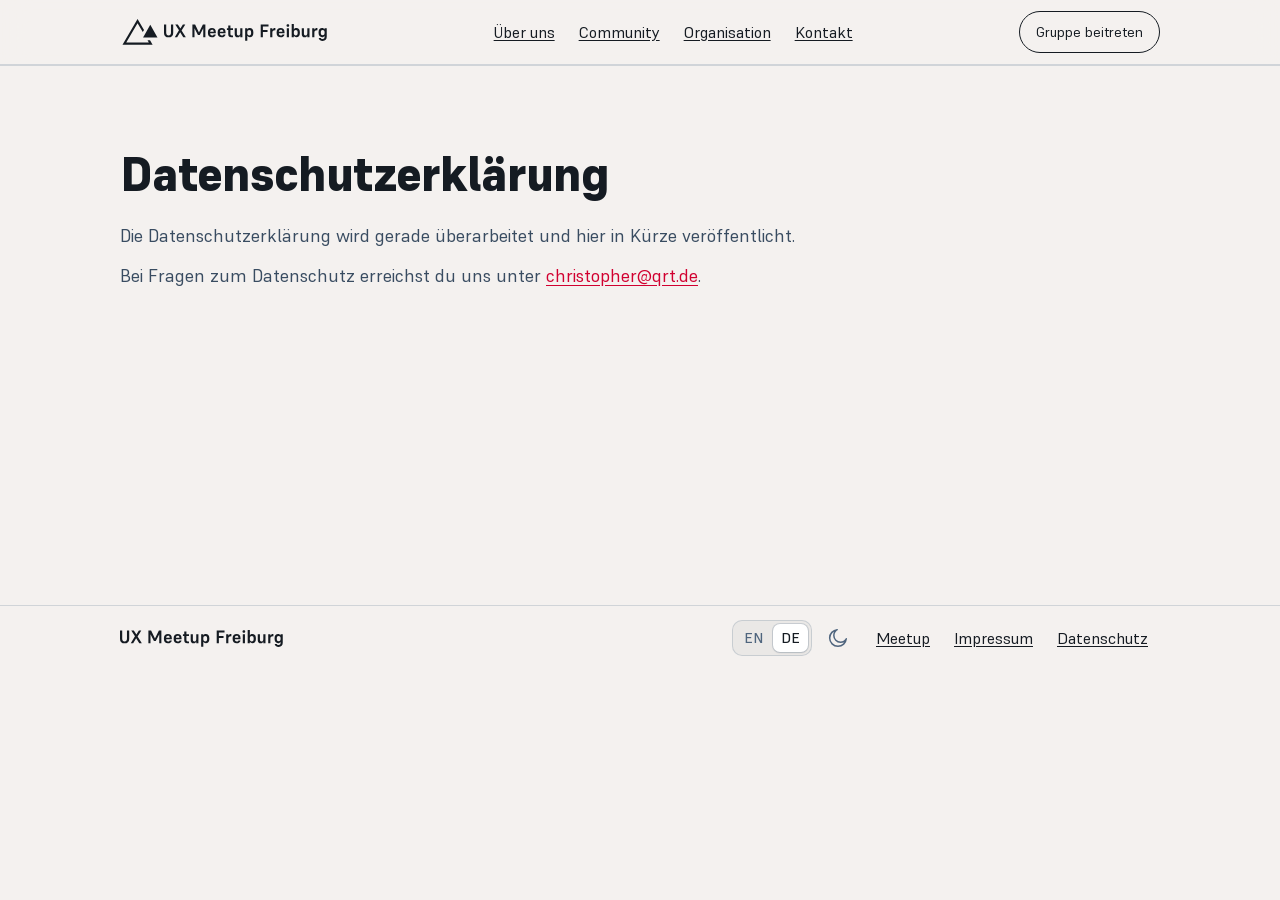
<file: datenschutz/index.html>
<!doctype html>
<!-- Generated by tools/build.mjs from index.html + content/ – edit those, not this file. -->
<html lang="de" data-page="privacy">
<head>
<meta charset="utf-8">
<meta name="viewport" content="width=device-width, initial-scale=1, viewport-fit=cover">
<!-- build:head (generated by tools/build.mjs from content/site.json – do not edit by hand) -->
<title>Datenschutzerklärung – UX Meetup Freiburg</title>
<meta name="description" content="Wie uxmf.de, die Website des UX Meetup Freiburg, mit personenbezogenen Daten umgeht.">
<meta name="robots" content="noindex, follow">
<link rel="canonical" href="https://uxmf.de/datenschutz/">
<meta property="og:type" content="website">
<meta property="og:site_name" content="UX Meetup Freiburg">
<meta property="og:title" content="Datenschutzerklärung – UX Meetup Freiburg">
<meta property="og:description" content="Wie uxmf.de, die Website des UX Meetup Freiburg, mit personenbezogenen Daten umgeht.">
<meta property="og:url" content="https://uxmf.de/datenschutz/">
<meta property="og:locale" content="de_DE">
<meta property="og:locale:alternate" content="en_US">
<meta property="og:image" content="https://uxmf.de/assets/images/og-image-de.png?v=922fa99f">
<meta property="og:image:type" content="image/png">
<meta property="og:image:width" content="1200">
<meta property="og:image:height" content="630">
<meta property="og:image:alt" content="UX Meetup Freiburg – Wo Freiburg sich trifft für bessere Produkte">
<meta name="twitter:card" content="summary_large_image">
<meta name="twitter:title" content="Datenschutzerklärung – UX Meetup Freiburg">
<meta name="twitter:description" content="Wie uxmf.de, die Website des UX Meetup Freiburg, mit personenbezogenen Daten umgeht.">
<meta name="twitter:image" content="https://uxmf.de/assets/images/og-image-de.png?v=922fa99f">
<meta name="twitter:image:alt" content="UX Meetup Freiburg – Wo Freiburg sich trifft für bessere Produkte">
<!-- /build:head -->
<link rel="icon" href="/assets/logos/logo-mark-favicon.svg?v=8f0aa447" type="image/svg+xml" media="(prefers-color-scheme: light)" data-theme-favicon="light">
<link rel="icon" href="/assets/logos/logo-mark-favicon-dark.svg?v=a31119a7" type="image/svg+xml" media="(prefers-color-scheme: dark)" data-theme-favicon="dark">
<link rel="apple-touch-icon" href="/assets/logos/apple-touch-icon.png?v=7e583517">
<link rel="manifest" href="/site.webmanifest?v=f5d28548">
<meta name="theme-color" content="#f4f1ef" media="(prefers-color-scheme: light)">
<meta name="theme-color" content="#151b22" media="(prefers-color-scheme: dark)">
<link rel="preload" href="/fonts/Supreme-Regular.woff2?v=333ad36e" as="font" type="font/woff2" crossorigin>
<link rel="preload" href="/fonts/Supreme-Medium.woff2?v=36d7f7ea" as="font" type="font/woff2" crossorigin>
<link rel="preload" href="/fonts/Supreme-Extrabold.woff2?v=29b81427" as="font" type="font/woff2" crossorigin>
<style>
  /* Supreme (Fontshare, ITF Free Font License). woff2 first, ttf as fallback. */
  @font-face{font-family:"Supreme";src:url("/fonts/Supreme-Regular.woff2?v=333ad36e") format("woff2"),url("/fonts/Supreme-Regular.ttf?v=875a5650") format("truetype");font-weight:400;font-style:normal;font-display:swap}
  @font-face{font-family:"Supreme";src:url("/fonts/Supreme-Medium.woff2?v=36d7f7ea") format("woff2"),url("/fonts/Supreme-Medium.ttf?v=cd35aeb3") format("truetype");font-weight:500;font-style:normal;font-display:swap}
  @font-face{font-family:"Supreme";src:url("/fonts/Supreme-Extrabold.woff2?v=29b81427") format("woff2"),url("/fonts/Supreme-Extrabold.ttf?v=05e3668d") format("truetype");font-weight:800;font-style:normal;font-display:swap}

  /* Implemented from Figma "UX Freiburg Meetup" › Homepage (Desktop 1920 / Mobile 360, light + dark).
     Tokens mirror the Figma variables. Inlined in index.html so no stylesheet blocks the first render.

     Layer order decides the cascade, so selectors can stay flat (mostly one class):
     reset → tokens → base → type → layout → components → utilities */
  @layer reset, tokens, base, type, layout, components, utilities;

  /* ───────────────────────── reset ───────────────────────── */
  @layer reset{
    *{box-sizing:border-box}
    button{all:unset;box-sizing:border-box;cursor:pointer}
    p,h1,h2,h3,h4,dl,dd,ul{margin:0}
    ul{padding:0;list-style:none}
    /* <picture> only picks the image source; the <img> inside keeps its own layout */
    picture{display:contents}
    source{display:none} /* otherwise they become (empty) flex items next to the img */
  }

  /* ───────────────────────── tokens ───────────────────────── */
  @layer tokens{
    :root{
      /* palette (primitives) */
      --ink-900:#151b22; --ink-800:#283441; --ink-700:#394c61; --ink-600:#4f657e; --ink-400:#8d9eb1; --ink-300:#a5b3c2; --ink-200:#c9d2dc;
      --sand-100:#f4f1ef; --sand-200:#ebe7e3; --sand-300:#d9cfc7; --sand-700:#755e4b; --sand-900:#201914;
      --pink-500:#f4466c; --red-600:#D10030; --white:#ffffff;

      /* semantic colors: light-dark(light, dark), switched by color-scheme below */
      --page-bg:light-dark(var(--sand-100),var(--ink-900));
      --fg-strong:light-dark(var(--ink-900),var(--white));
      --fg-regular:light-dark(var(--ink-700),var(--ink-200));
      --fg-light:light-dark(var(--ink-600),var(--ink-400));
      --fg-inverse:light-dark(var(--white),var(--ink-900));
      --fg-brand:light-dark(var(--red-600),var(--pink-500));
      --surface100:light-dark(var(--white),var(--ink-800));
      --surface200:light-dark(var(--sand-100),var(--ink-700));
      --bg-inverse:light-dark(var(--ink-900),var(--white));
      --chip-bg:light-dark(var(--sand-200),var(--ink-900));
      --chip-stroke:light-dark(var(--sand-300),var(--ink-800));
      --chip-fg-strong:light-dark(var(--sand-900),var(--white));
      --chip-fg:light-dark(var(--sand-700),var(--ink-300));
      --btn-secondary:light-dark(var(--ink-900),var(--pink-500));
      --btn-primary-bg:light-dark(var(--pink-500),var(--ink-900));
      --brand:var(--pink-500); --stroke:#667d9540;
      --btn-on-secondary:light-dark(var(--white),var(--ink-900));
      --btn-on-primary:light-dark(var(--ink-900),var(--white)); 
      --fg-on-brand:var(--ink-900);
      --shadow-rgb:21 27 34;

      /* theme switches for non-color properties (images, icons) */
      --light-opacity:1; --dark-opacity:0; --logo-filter:none;
      --icon-in:translateY(0) rotate(0) scale(1);
      --moon-transform:var(--icon-in); --sun-transform:translateY(16px) rotate(35deg) scale(.7);

      /* fonts */
      --font-title:"Supreme", system-ui, sans-serif;
      --font-body:"Supreme", system-ui, sans-serif;
      --font-info:ui-monospace, Menlo, Consolas, monospace;
      --weight-regular:400; --weight-medium:500; --weight-heavy:800;

      /* type scale: size and line-height in rem, so both scale with the user's font size */
      --text-xs:.75rem;   --leading-xs:.75rem;       /* 12/12 */
      --text-sm:.875rem;  --leading-sm:1.5rem;       /* 14/24 */
      --text-md:1rem;     --leading-md:1.5rem;       /* 16/24 */
      --text-lg:1.125rem; --leading-lg:2rem;         /* 18/32 */
      --text-xl:1.375rem; --leading-xl:2.0625rem;    /* 22/33 */
      --text-heading-sm:1.375rem; --leading-heading-sm:2.0625rem; /* 22/33 */
      --text-heading-md:3rem;     --leading-heading-md:3.6rem;    /* 48/57.6 */
      --text-display-xl:6.5rem;   --leading-display-xl:120%;  /* 104/114.4 */
      --tracking-display-xl:-2px; --tracking-heading:-1px;

      /* spacing (4px grid: --space-N = N × 4px) */
      --space-1:4px; --space-2:8px; --space-3:12px; --space-4:16px; --space-5:20px; --space-6:24px;
      --space-8:32px; --space-12:48px; --space-20:80px; --space-32:128px;
      --section-pad:var(--space-20);
      --gutter:var(--space-4);

      /* shape, motion, layering */
      --radius-sm:4px; --radius-md:12px; --radius-pill:999px;
      --dur-theme:.25s; --dur-lift:128ms; --ease-spring:cubic-bezier(.22,1,.36,1);
      --z-header:40; --z-menu:50;

      color-scheme:light dark;
    }
    :root[data-theme="light"]{color-scheme:light}
    :root[data-theme="dark"]{color-scheme:dark}

    /* dark switches (colors are handled by light-dark() above) */
    @supports (color:light-dark(#000,#fff)){
      @media (prefers-color-scheme:dark){:root:not([data-theme="light"]){
        --light-opacity:0; --dark-opacity:1; --logo-filter:invert(1) brightness(2);
        --moon-transform:translateY(-16px) rotate(-35deg) scale(.7); --sun-transform:var(--icon-in)}}
      :root[data-theme="dark"]{
        --light-opacity:0; --dark-opacity:1; --logo-filter:invert(1) brightness(2);
        --moon-transform:translateY(-16px) rotate(-35deg) scale(.7); --sun-transform:var(--icon-in)}
    }
    /* browsers without light-dark() (before 2024) get the light theme */
    @supports not (color:light-dark(#000,#fff)){
      :root{
        --page-bg:var(--sand-100); --fg-strong:var(--ink-900); --fg-regular:var(--ink-700); --fg-light:var(--ink-600);
        --fg-inverse:var(--white); --fg-brand:var(--red-600); --surface100:var(--white); --surface200:var(--sand-100);
        --bg-inverse:var(--ink-900); --chip-bg:var(--sand-200); --chip-stroke:var(--sand-300); --chip-fg-strong:var(--sand-900);
        --chip-fg:var(--sand-700); --btn-secondary:var(--ink-900); --btn-primary-bg:var(--pink-500)}
    }

    /* Figma Mobile 360 */
    @media (max-width:720px){
      :root{
        --section-pad:var(--space-12);
        --text-display-xl:clamp(2.875rem,14.5vw,6.5rem); --leading-display-xl:1.1; --tracking-display-xl:-1px;
        --text-heading-md:1.75rem; --leading-heading-md:2.1rem;    /* 28/33.6 */
        --text-heading-sm:1.75rem; --leading-heading-sm:2.1rem;    /* 28/33.6 */
      }
    }
  }

  /* ───────────────────────── base ───────────────────────── */
  @layer base{
    html{scroll-behavior:smooth}
    body{margin:0;background:var(--page-bg);color:var(--fg-strong);font-family:var(--font-body);font-size:var(--text-md);line-height:var(--leading-md);-webkit-font-smoothing:antialiased}
    a{color:inherit}
    :focus-visible{outline:2px solid var(--brand);outline-offset:3px;border-radius:var(--radius-sm)}
    section[id]{scroll-margin-top:64px}
    @media (prefers-reduced-motion:reduce){html{scroll-behavior:auto}}
  }

  /* ───────────────────────── type (one class per Figma text style) ───────────────────────── */
  @layer type{
    .font-display-xl{font-family:var(--font-title);font-weight:var(--weight-heavy);font-size:var(--text-display-xl);line-height:var(--leading-display-xl);letter-spacing:var(--tracking-display-xl)}
    .font-heading-md{font-family:var(--font-title);font-weight:var(--weight-heavy);font-size:var(--text-heading-md);line-height:var(--leading-heading-md);letter-spacing:var(--tracking-heading);text-wrap:balance}
    .font-heading-sm{font-family:var(--font-title);font-weight:var(--weight-heavy);font-size:var(--text-heading-sm);line-height:var(--leading-heading-sm);letter-spacing:var(--tracking-heading)}
    .font-stat-number{font-family:var(--font-title);font-weight:var(--weight-heavy);font-size:3rem;line-height:3.6rem;letter-spacing:var(--tracking-heading)}
    .font-text-xl{font-family:var(--font-body);font-weight:var(--weight-regular);font-size:var(--text-xl);line-height:var(--leading-xl)}
    .font-text-lg{font-family:var(--font-body);font-weight:var(--weight-regular);font-size:var(--text-lg);line-height:var(--leading-lg)}
    .font-text-sm{font-family:var(--font-body);font-weight:var(--weight-regular);font-size:var(--text-sm);line-height:var(--leading-sm)}
    .font-text-xs{font-family:var(--font-info);font-weight:var(--weight-regular);font-size:var(--text-xs);line-height:var(--leading-xs)}
    .font-label{font-family:var(--font-body);font-weight:var(--weight-medium);font-size:var(--text-sm);line-height:var(--leading-sm)}
  }

  /* ───────────────────────── layout ───────────────────────── */
  @layer layout{
    .section{border-top:1px solid var(--stroke);padding:var(--section-pad) var(--gutter);display:flex;justify-content:center;position:relative}
    .wrap{width:100%;max-width:1040px;position:relative}
    /* --stack-gap is reset on every .stack so nested stacks don't inherit their parent's gap */
    .stack{--stack-gap:var(--space-4);display:flex;flex-direction:column;gap:var(--stack-gap)}
    .stack-xs{--stack-gap:var(--space-1)}
    .stack-sm{--stack-gap:var(--space-2)}
    .stack-md{--stack-gap:var(--space-5)}
    .stack-lg{--stack-gap:var(--space-6)}
    .stack-xl{--stack-gap:var(--space-8)}
  }

  /* ───────────────────────── components ───────────────────────── */
  @layer components{
    /* light/dark asset crossfade */
    .light-only{opacity:var(--light-opacity)}
    .dark-only{opacity:var(--dark-opacity)}

    /* card + chips */
    .card{background:var(--surface100);border-radius:var(--radius-md);padding:var(--space-6);transition:background-color var(--dur-theme) ease,border-color var(--dur-theme) ease}
    .chips{display:flex;flex-wrap:wrap;gap:var(--space-2) var(--space-1)}
    .chips.loose{gap:var(--space-2)}
    .chip{display:inline-flex;gap:var(--space-2);align-items:flex-end;padding:var(--space-1) var(--space-3);border:1px solid var(--chip-stroke);background:var(--chip-bg);border-radius:var(--radius-pill);font-size:var(--text-sm);line-height:var(--leading-sm);color:var(--chip-fg-strong);white-space:nowrap;transition:color var(--dur-theme) ease,background-color var(--dur-theme) ease,border-color var(--dur-theme) ease}
    .chip-count{color:var(--chip-fg)}

    /* buttons */
    .btn{display:inline-flex;align-items:center;justify-content:center;border:1px solid;border-radius:var(--radius-pill);text-decoration:none}
    .btn-outline{border-color:var(--btn-secondary);color:var(--btn-secondary);padding:var(--space-2) var(--space-4);font-size:var(--text-sm);line-height:var(--leading-sm);white-space:nowrap;transition:background .15s}
    .btn-outline:hover{background:color-mix(in srgb,var(--btn-secondary) 8%,transparent)}
    .btn-solid,.btn-primary{padding:var(--space-3) var(--space-5);font-size:var(--text-md);line-height:2rem;transition:transform var(--dur-lift) ease;will-change:transform}
    .btn-solid:hover,.btn-primary:hover{transform:translateY(-2px)}
    .btn-solid{background:var(--btn-secondary);border-color:var(--btn-secondary);color:var(--btn-on-secondary);align-self:flex-start}
    .btn-primary{display:flex;height:50px;background:var(--btn-primary-bg);border-color:var(--bg-inverse);color:var(--btn-on-primary);text-align:center}

    /* header + nav */
    .header{position:sticky;top:0;z-index:var(--z-header);border-bottom:1px solid var(--stroke);display:flex;justify-content:center;background:color-mix(in srgb,var(--page-bg) 78%,transparent);backdrop-filter:blur(14px);-webkit-backdrop-filter:blur(14px);transition:background-color var(--dur-theme) ease,border-color var(--dur-theme) ease}
    .nav{width:100%;max-width:1072px;height:64px;display:flex;align-items:center;justify-content:space-between;padding-inline:var(--gutter)}
    .nav-actions{display:flex;align-items:center;gap:var(--space-2)}
    .logo{display:flex;align-items:center;height:40px;text-decoration:none}
    .logo-svg{display:flex;align-items:center;gap:var(--space-1);color:var(--fg-strong)}
    .logo-svg .icon{filter:var(--logo-filter)}
    .logo-mark{width:40px;height:40px}
    .logo-word{width:auto;height:18px;margin-top:2px}
    .navlinks{flex:1;display:flex;align-items:center;justify-content:center;height:54px}
    .navlinks a,.footlinks a,.fmenu-links a{display:flex;align-items:center;height:54px;padding-inline:var(--space-3);font-size:var(--text-md);line-height:var(--leading-sm);color:var(--fg-strong);text-decoration:underline;text-underline-position:from-font}
    .navlinks a:hover,.footlinks a:hover{color:var(--fg-brand)}

    /* icons + theme toggle (Figma: Theme-Toggle 36×36, moon/sun 20) */
    .icon{flex:none;max-width:none}
    .ico-menu{display:block;width:24px;height:24px;fill:none;stroke:currentColor;stroke-width:2;stroke-linecap:round;stroke-linejoin:round}
    .ico-moon,.ico-sun{width:20px;height:20px;fill:none;stroke:currentColor;stroke-width:1.5;stroke-linecap:round;stroke-linejoin:round}
    .ico-moon{opacity:var(--light-opacity);transform:var(--moon-transform)}
    .ico-sun{opacity:var(--dark-opacity);transform:var(--sun-transform)}
    .theme-toggle{position:relative;display:flex;align-items:center;justify-content:center;width:36px;height:36px;padding:var(--space-2);border-radius:var(--radius-pill);color:var(--fg-light)}
    .theme-toggle:hover{background:color-mix(in srgb,var(--fg-strong) 8%,transparent)}
    .theme-toggle .icon,.fpill-theme .icon{position:absolute;left:50%;top:50%;margin:-10px;transition:opacity .3s ease,transform .5s var(--ease-spring),filter .35s ease}
    .theme-toggle .icon{transition:transform .5s var(--ease-spring),filter .35s ease}

    /* hero */
    .hero{min-height:85dvh;padding:var(--section-pad) var(--gutter);display:flex;justify-content:center;align-items:center;position:relative;overflow:hidden}
    .hero-art{position:absolute;right:var(--gutter);bottom:var(--space-8);width:780px;height:575px;pointer-events:none}
    .hero-art img{position:absolute;inset:0;width:100%;height:100%;transition:opacity .55s ease}
    .display{position:relative;max-width:850px}
    .display-copy{position:relative;z-index:1}
    .focus-graphic{position:absolute;inset:0;width:100%;height:100%;overflow:visible;pointer-events:none}
    .focus-shape{fill:color-mix(in srgb,var(--brand) 10%,transparent);stroke:var(--brand);stroke-width:1;stroke-dasharray:4 3;stroke-linejoin:round;stroke-linecap:round;vector-effect:non-scaling-stroke;animation:focus-march 3s linear infinite}
    @keyframes focus-march{to{stroke-dashoffset:-14}}
    .focus-tag{position:absolute;left:0;top:0;z-index:2;background:var(--brand);color:var(--fg-on-brand);letter-spacing:0;padding:2px var(--space-2);border-radius:var(--radius-sm);white-space:nowrap}
    .subtext{padding-block:var(--space-4);max-width:840px}

    /* stats */
    .stats{border-top:1px solid var(--stroke);display:flex;flex-wrap:wrap;max-width:1040px}
    .stat{flex:1 0 0;min-width:160px;max-width:240px;padding:var(--space-4);display:flex;flex-direction:column}
    .stat + .stat{border-left:1px solid var(--stroke)}
    .stat.sponsor{max-width:none}
    .stat-n{white-space:nowrap}
    .star,.stars{color:var(--brand)}
    .sponsor-logo{height:56px;padding-top:var(--space-2);display:flex;align-items:center}
    .sponsor-logo img{width:160px;height:40px}

    /* about */
    .about{display:flex;gap:var(--space-20);align-items:flex-start}
    .about-main{flex:1 0 0;min-width:0}
    .value{display:flex;padding-block:var(--space-4);border-bottom:1px solid var(--stroke)}
    .value:last-child{border-bottom:0}
    .value dt{width:96px;flex:none}
    .value dd{flex:1;min-width:0;color:var(--fg-regular)}

    /* rating */
    .rating{width:430px;flex:none}
    .rating-top{display:flex;gap:var(--space-2);align-items:center;margin-top:var(--space-2)}
    .rating-meta{display:flex;flex-direction:column;font-size:var(--text-sm);line-height:1rem;color:var(--fg-light)}
    .bars{margin-top:var(--space-4)}
    .bar{display:flex;align-items:center;gap:var(--space-4);font-size:var(--text-sm);line-height:var(--leading-sm);color:var(--fg-light);font-variant-numeric:tabular-nums}
    .track{flex:1;height:8px;border-radius:var(--radius-pill);background:var(--surface200);overflow:hidden}
    .fill{height:8px;border-radius:var(--radius-pill);background:var(--brand)}
    .bar .n{width:16px}

    /* community */
    .domains{margin-top:var(--space-1)}
    .domain{padding:var(--space-2);border-bottom:1px solid var(--stroke);font-weight:var(--weight-medium);color:var(--fg-regular)}

    /* team */
    .team{display:flex;gap:var(--space-4)}
    .person{flex:1 0 0;min-width:0;display:flex;flex-direction:column;gap:var(--space-4)}
    .portrait{width:256px;height:256px;max-width:100%}
    .portrait-placeholder{position:relative;width:256px;height:256px;max-width:100%;display:grid;place-items:center;color:var(--fg-light)}
    .portrait-placeholder::before{content:"";position:absolute;z-index:0;width:73%;aspect-ratio:1;border-radius:3%;background:var(--surface100);transform:rotate(-30deg)}
    .portrait-placeholder span{position:relative;z-index:1;font-size:3.25rem;line-height:1}
    .person-name{font-weight:var(--weight-medium);font-size:var(--text-xl);line-height:var(--leading-xl)}

    /* sponsoring / talk */
    .sponsoring{padding-bottom:var(--space-32)}
    .talk{background:var(--bg-inverse);color:var(--fg-inverse);border-radius:var(--radius-md);padding:var(--space-8);display:flex;gap:var(--space-12);transition:color var(--dur-theme) ease,background-color var(--dur-theme) ease,border-color var(--dur-theme) ease}
    .talk-col{flex:1 0 0;min-width:0}
    .email a{text-underline-offset:3px}

    /* footer */
    .footer{border-top:1px solid var(--stroke);display:flex;justify-content:center;padding-inline:var(--gutter)}
    .footer .nav{row-gap:var(--space-6)}
    .footlinks{flex:1;display:flex;align-items:center;justify-content:flex-end;padding-left:var(--space-12)}
    .foot-prefs{display:flex;align-items:center;gap:var(--space-2);margin-right:var(--space-2)}

    /* language switcher: segmented control, active segment raised */
    .lang-switch{display:flex;gap:2px;padding:3px;border:1px solid var(--stroke);border-radius:10px;background:color-mix(in srgb,var(--fg-strong) 4%,transparent)}
    .lang-switch a{display:block;height:auto;text-decoration:none;padding:2px var(--space-2);border-radius:7px;font-weight:var(--weight-medium);font-size:var(--text-sm);line-height:var(--leading-sm);color:var(--fg-light);transition:color .15s ease,background-color .15s ease}
    .lang-switch a:hover{color:var(--fg-strong)}
    .lang-switch a[aria-current="page"]{background:var(--surface100);color:var(--fg-strong);box-shadow:0 0 0 1px var(--stroke),0 1px 2px rgb(var(--shadow-rgb) / .12)}

    /* legal pages (impressum, privacy): plain text column */
    .legal-page{min-height:60vh}
    .prose{max-width:720px;color:var(--fg-regular)}
    .prose h1{color:var(--fg-strong);margin-bottom:var(--space-4)}
    .prose h2{color:var(--fg-strong);font-family:var(--font-title);font-weight:var(--weight-heavy);font-size:var(--text-xl);line-height:var(--leading-xl);letter-spacing:var(--tracking-heading);margin-top:var(--space-6)}
    .prose p,.prose ul{margin-block:var(--space-2);font-size:var(--text-lg);line-height:var(--leading-lg)}
    .prose ul{list-style:disc;padding-left:1.25em}
    .prose a{color:var(--fg-brand);text-underline-offset:3px}

    /* events (rendered by tools/build.mjs from content/events.json) */
    .events{display:grid;grid-template-columns:repeat(auto-fill,minmax(300px,1fr));gap:var(--space-4)}
    .event{display:flex;flex-direction:column;gap:var(--space-2)}
    .event time{color:var(--fg-brand)}
    .event-meta{color:var(--fg-light)}
    .event a{color:var(--fg-strong);text-underline-offset:3px;margin-top:auto}

    /* floating menu (Figma: Floating-Menu 153×48, Menu-Container 268×312 r28) — mobile only */
    .fmenu{display:none}

    /* ── responsive (Figma Mobile 360) ── */
    @media (max-width:1100px){
      .about{gap:var(--space-12)}
      .rating{width:380px}
    }
    @media (max-width:900px){
      .about{flex-direction:column}
      .rating{width:100%}
      .team{flex-direction:column}
      .person{flex-direction:row;align-items:center}
      .portrait{width:76.5px;height:76.5px}
      .portrait-placeholder{width:76.5px;height:76.5px;flex:none}
      .portrait-placeholder span{font-size:1.75rem}
      .talk{flex-direction:column;gap:var(--space-8)}
    }
    @media (max-width:720px){
      .logo-word{height:15px}
      .navlinks{display:none}
      .btn-outline{padding:var(--space-1) var(--space-3)}
      .sponsoring{padding-bottom:var(--section-pad)}
      .hero-art{right:0;top:var(--space-8);bottom:auto;width:360px;height:265px}
      .stat{max-width:none}
      .stat.sponsor{flex-basis:100%;border-left:0;border-top:1px solid var(--stroke)}
      .footer{padding-bottom:72px}
      .footer .nav{flex-direction:column;align-items:flex-start;height:auto;padding-block:var(--space-4)}
      .footlinks{flex-direction:column;align-items:flex-start;padding-left:0;justify-content:flex-start}
      .footlinks a{height:44px;font-size:var(--text-md);padding-inline:0}
      .foot-prefs{display:none} /* language lives in the menu, theme in the pill */

      .fmenu{display:block;position:fixed;z-index:var(--z-menu);right:var(--space-2);bottom:calc(9px + env(safe-area-inset-bottom,0px));width:300px;height:312px;pointer-events:none;
        border:1px solid var(--stroke);border-radius:28px;
        clip-path:inset(256px 7px 7px 108px round 24px);transition:clip-path .42s var(--ease-spring)}
      .fmenu.open{clip-path:inset(-1px round 28px);pointer-events:auto;background:var(--surface100);box-shadow:0 12px 40px rgb(var(--shadow-rgb) / .18)}
      .fpill{position:absolute;right:7px;bottom:7px;height:48px;display:flex;align-items:center;justify-content:space-between;border-radius:var(--radius-pill);background:var(--bg-inverse);color:var(--fg-inverse);pointer-events:auto}
      .fmenu.over-talk .fpill{background:var(--surface100);color:var(--fg-strong);box-shadow:0 0 0 1px var(--stroke),0 8px 24px rgb(var(--shadow-rgb) / .18)}
      .fpill button{display:flex;align-items:center;gap:var(--space-2);height:48px;font-weight:var(--weight-medium);font-size:var(--text-sm);line-height:var(--leading-sm)}
      .fpill-menu{padding:0 var(--space-4)}
      .fpill-div{width:1px;height:24px;background:var(--stroke)}
      .fpill-theme{position:relative;padding:0 var(--space-6)}
      .fmenu-links{position:absolute;left:-1px;top:-1px;width:268px;padding:var(--space-4) var(--space-4) 0;display:flex;flex-direction:column}
      /* links stagger: closing runs bottom-up, opening top-down (40ms steps) */
      /* bottom-left of the open panel: left edge on the link text, vertically centered on the pill */
      .fmenu-lang{position:absolute;left:24px;bottom:13px;--i:4}
      .fmenu-links a,.fmenu-lang{opacity:0;transform:translateY(8px);transition:opacity .3s ease,transform .3s var(--ease-spring);transition-delay:calc(.22s - var(--i) * .04s)}
      .fmenu-links a:nth-child(1){--i:0}
      .fmenu-links a:nth-child(2){--i:1}
      .fmenu-links a:nth-child(3){--i:2}
      .fmenu-links a:nth-child(4){--i:3}
      .fmenu.open .fmenu-links a,.fmenu.open .fmenu-lang{opacity:1;transform:none;transition-delay:calc(.1s + var(--i) * .04s)}
    }

    @media (prefers-reduced-motion:reduce){
      .focus-shape{animation:none}
    }
  }

  /* ───────────────────────── utilities ───────────────────────── */
  @layer utilities{
    .font-color-regular{color:var(--fg-regular)}
    .font-color-light{color:var(--fg-light)}
    .measure{max-width:850px}
  }
</style>
<script>/* runs before first paint. Keys must match THEME_KEY / LANG_KEY in js/main.js */
(()=>{const root=document.documentElement;
try{const theme=localStorage.getItem("uxfr-theme");if(theme)root.dataset.theme=theme}catch{}
/* First visit to the English home page with a German browser: go to /de/. A language picked in the switcher is stored and always wins. */
if(root.dataset.page==="home"&&root.lang==="en"){let lang=null;try{lang=localStorage.getItem("uxfr-lang")}catch{}
if(!lang&&(navigator.languages||[navigator.language]).map(l=>String(l).slice(0,2).toLowerCase()).find(l=>l==="en"||l==="de")==="de")location.replace("/de/"+location.hash)}})();</script>
</head>
<body id="top">
<header class="header">
  <nav class="nav" aria-label="Hauptnavigation" data-i18n-label="nav.main">
    <a class="logo" href="/de/" aria-label="UX Meetup Freiburg – Startseite" data-i18n-label="nav.home">
      <span class="logo-svg" aria-hidden="true"><img class="icon logo-mark" src="/assets/logos/logo-mark.svg?v=f7200659" alt="" width="40" height="40"><img class="icon logo-word" src="/assets/logos/wordmark.svg?v=60cf442c" alt="" width="127" height="14"></span>
    </a>
    <div class="navlinks">
      <a href="/de/#about" data-i18n="nav.about">Über uns</a>
      <a href="/de/#community" data-i18n="nav.community">Community</a>
      <a href="/de/#organizer" data-i18n="nav.organizer">Organisation</a>
      <a href="/de/#contact" data-i18n="nav.contact">Kontakt</a>
    </div>
    <div class="nav-actions">
      <a class="btn btn-outline" href="https://www.meetup.com/ux-meetup-freiburg/" target="_blank" rel="noopener noreferrer" data-i18n="nav.join">Gruppe beitreten</a>
    </div>
  </nav>
</header>

<div class="fmenu" id="fmenu">
  <nav class="fmenu-links" id="fmenu-links" aria-label="Seitennavigation" data-i18n-label="nav.sections">
    <a href="/de/#about" data-i18n="nav.about">Über uns</a>
    <a href="/de/#community" data-i18n="nav.community">Community</a>
    <a href="/de/#organizer" data-i18n="nav.organizer">Organisation</a>
    <a href="/de/#contact" data-i18n="nav.contact">Kontakt</a>
  </nav>
  <nav class="lang-switch fmenu-lang" aria-label="Sprache" data-i18n-label="lang.label">
    <a href="/en/privacy/" hreflang="en" lang="en" data-lang-link="en" aria-label="EN – English">EN</a>
    <a href="/datenschutz/" hreflang="de" lang="de" data-lang-link="de" aria-label="DE – Deutsch" aria-current="page">DE</a>
  </nav>
  <div class="fpill">
    <button class="fpill-menu" type="button" id="fmenu-btn" aria-expanded="false" aria-controls="fmenu-links"><svg class="icon ico-menu" aria-hidden="true" viewBox="0 0 24 24"><path d="M3 12H21M3 6H21M3 18H15"/></svg><span data-i18n="nav.menu">Menü</span></button>
    <span class="fpill-div" aria-hidden="true"></span>
    <button class="fpill-theme" type="button" data-theme-toggle aria-label="Switch to dark mode"><svg class="icon ico-moon" aria-hidden="true" viewBox="0 0 20 20"><path d="M18.2957 10.797C17.1482 12.8097 14.9826 14.1667 12.5 14.1667C8.81806 14.1667 5.83329 11.182 5.83329 7.50007C5.83329 5.01726 7.19052 2.85146 9.20352 1.7041C4.97475 2.10506 1.66663 5.66614 1.66663 9.99987C1.66663 14.6022 5.39759 18.3332 9.99996 18.3332C14.3335 18.3332 17.8944 15.0254 18.2957 10.797Z"/></svg><svg class="icon ico-sun" aria-hidden="true" viewBox="0 0 20 20"><path d="M9.99984 1.66699V3.33366M9.99984 16.667V18.3337M3.33317 10.0003H1.6665M5.2616 5.26209L4.08309 4.08358M14.7381 5.26209L15.9166 4.08358M5.2616 14.742L4.08309 15.9205M14.7381 14.742L15.9166 15.9205M18.3332 10.0003H16.6665M14.1665 10.0003C14.1665 12.3015 12.301 14.167 9.99984 14.167C7.69865 14.167 5.83317 12.3015 5.83317 10.0003C5.83317 7.69914 7.69865 5.83366 9.99984 5.83366C12.301 5.83366 14.1665 7.69914 14.1665 10.0003Z"/></svg></button>
  </div>
</div>

<main>
  <section class="section legal-page">
    <div class="wrap">
      <div class="prose">
        <h1 class="font-heading-md">Datenschutzerklärung</h1>
        <p>Die Datenschutzerklärung wird gerade überarbeitet und hier in Kürze veröffentlicht.</p>
        <p>Bei Fragen zum Datenschutz erreichst du uns unter <a href="mailto:christopher@qrt.de">christopher@qrt.de</a>.</p>
      </div>
    </div>
  </section>
</main>

<footer class="footer">
  <nav class="nav" aria-label="Footer" data-i18n-label="nav.footer">
    <a class="logo" href="/de/" aria-label="UX Meetup Freiburg – Startseite" data-i18n-label="nav.home">
      <span class="logo-svg" aria-hidden="true"><img class="icon logo-word" src="/assets/logos/wordmark.svg?v=60cf442c" alt="" width="127" height="14"></span>
    </a>
    <div class="footlinks">
      <div class="foot-prefs">
        <nav class="lang-switch" aria-label="Sprache" data-i18n-label="lang.label">
          <a href="/en/privacy/" hreflang="en" lang="en" data-lang-link="en" aria-label="EN – English">EN</a>
          <a href="/datenschutz/" hreflang="de" lang="de" data-lang-link="de" aria-label="DE – Deutsch" aria-current="page">DE</a>
        </nav>
        <button class="theme-toggle" type="button" data-theme-toggle aria-label="Switch to dark mode"><svg class="icon ico-moon" aria-hidden="true" viewBox="0 0 20 20"><path d="M18.2957 10.797C17.1482 12.8097 14.9826 14.1667 12.5 14.1667C8.81806 14.1667 5.83329 11.182 5.83329 7.50007C5.83329 5.01726 7.19052 2.85146 9.20352 1.7041C4.97475 2.10506 1.66663 5.66614 1.66663 9.99987C1.66663 14.6022 5.39759 18.3332 9.99996 18.3332C14.3335 18.3332 17.8944 15.0254 18.2957 10.797Z"/></svg><svg class="icon ico-sun" aria-hidden="true" viewBox="0 0 20 20"><path d="M9.99984 1.66699V3.33366M9.99984 16.667V18.3337M3.33317 10.0003H1.6665M5.2616 5.26209L4.08309 4.08358M14.7381 5.26209L15.9166 4.08358M5.2616 14.742L4.08309 15.9205M14.7381 14.742L15.9166 15.9205M18.3332 10.0003H16.6665M14.1665 10.0003C14.1665 12.3015 12.301 14.167 9.99984 14.167C7.69865 14.167 5.83317 12.3015 5.83317 10.0003C5.83317 7.69914 7.69865 5.83366 9.99984 5.83366C12.301 5.83366 14.1665 7.69914 14.1665 10.0003Z"/></svg></button>
      </div>
      <a href="https://www.meetup.com/ux-meetup-freiburg/" target="_blank" rel="noopener noreferrer">Meetup</a>
      <a href="/impressum/" data-page-link="legal" data-i18n="footer.imprint">Impressum</a>
      <a href="/datenschutz/" data-page-link="privacy" data-i18n="footer.privacy">Datenschutz</a>
    </div>
  </nav>
</footer>
<script src="/js/main.js?v=0243111c"></script>
</body>
</html>
</file>
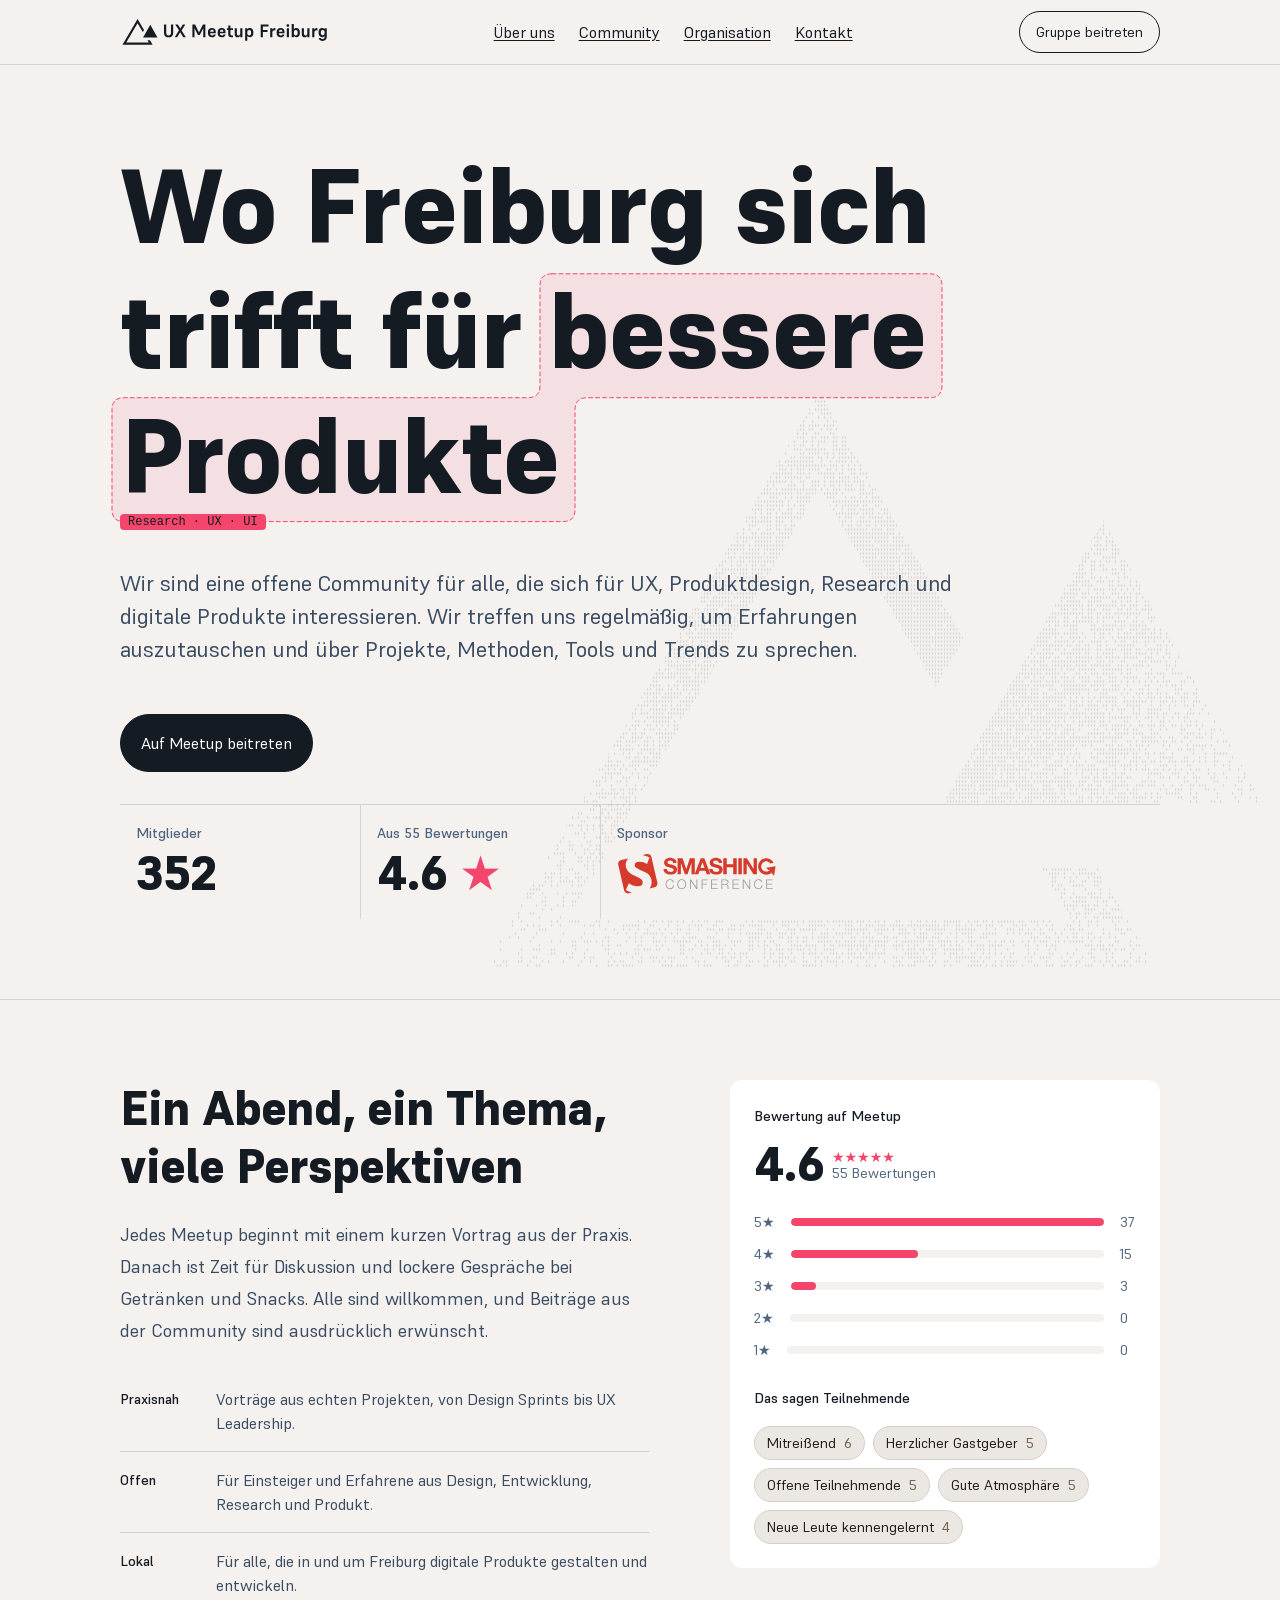
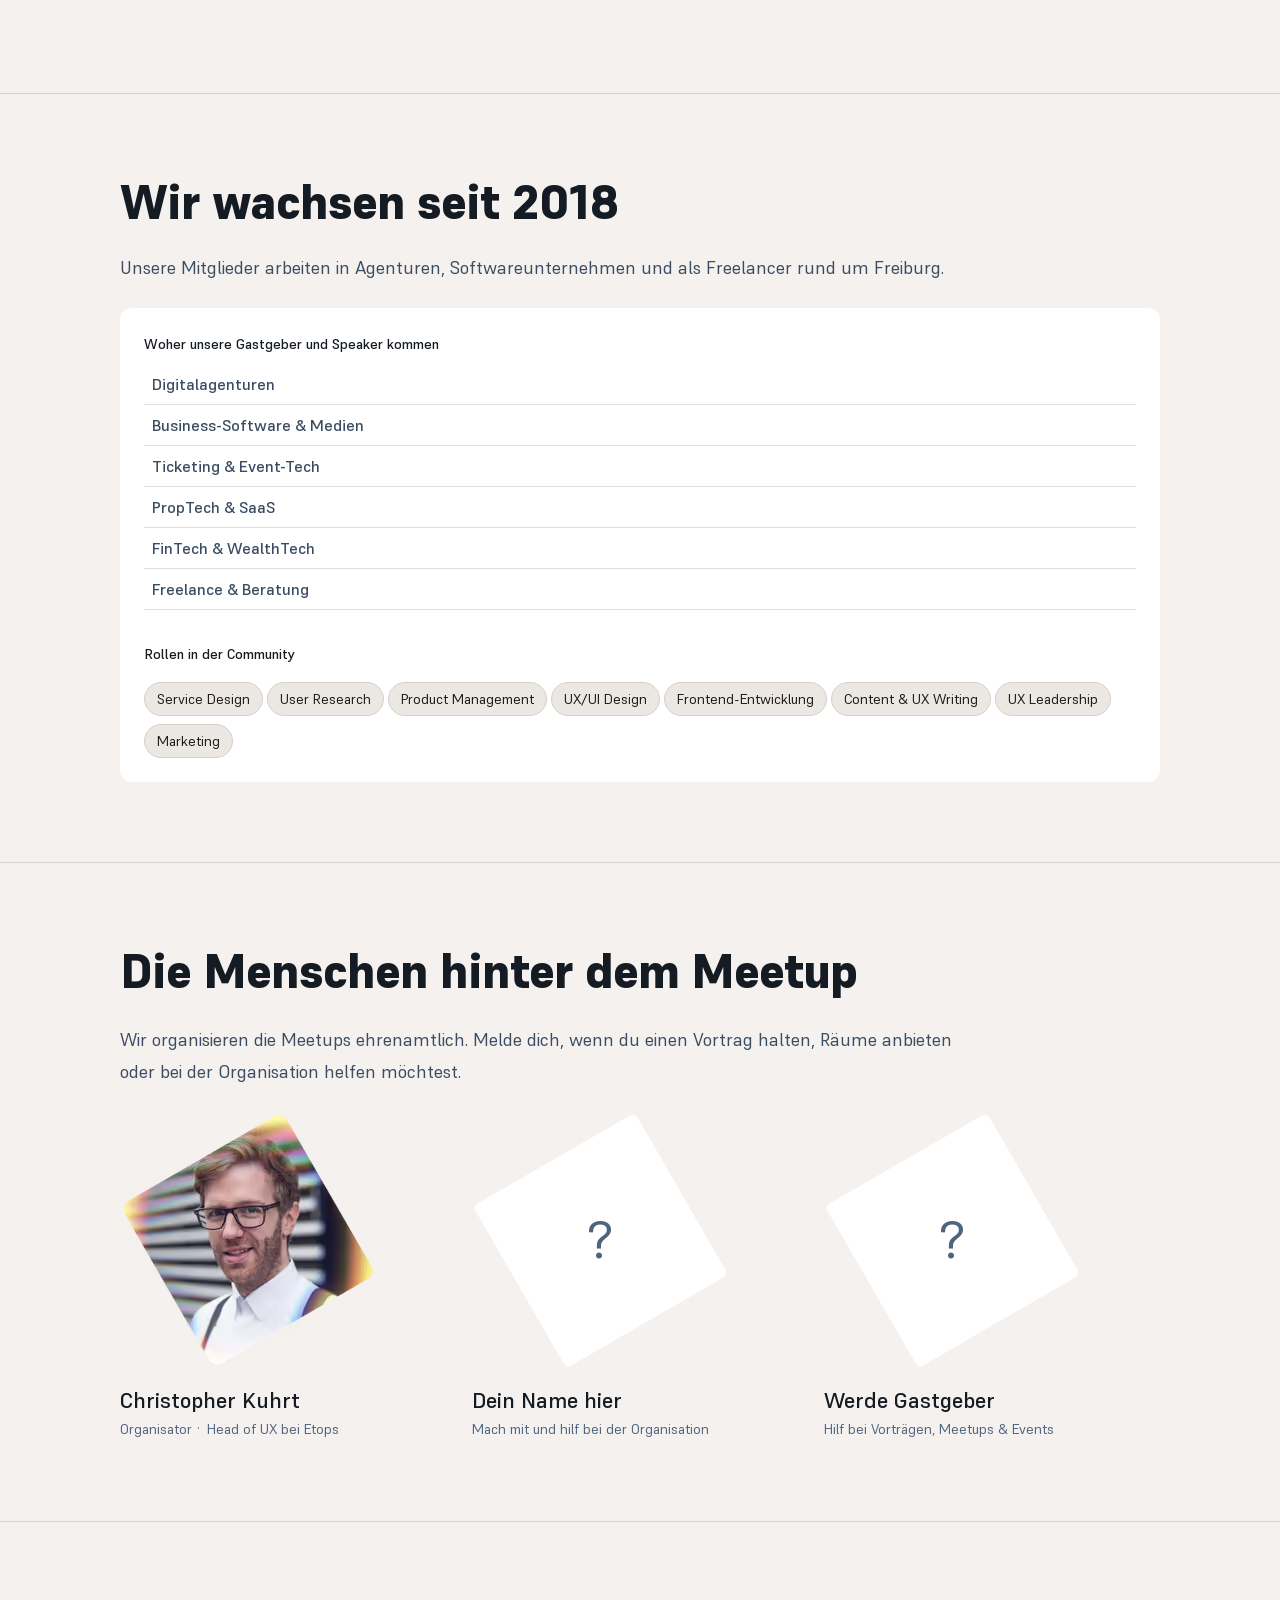
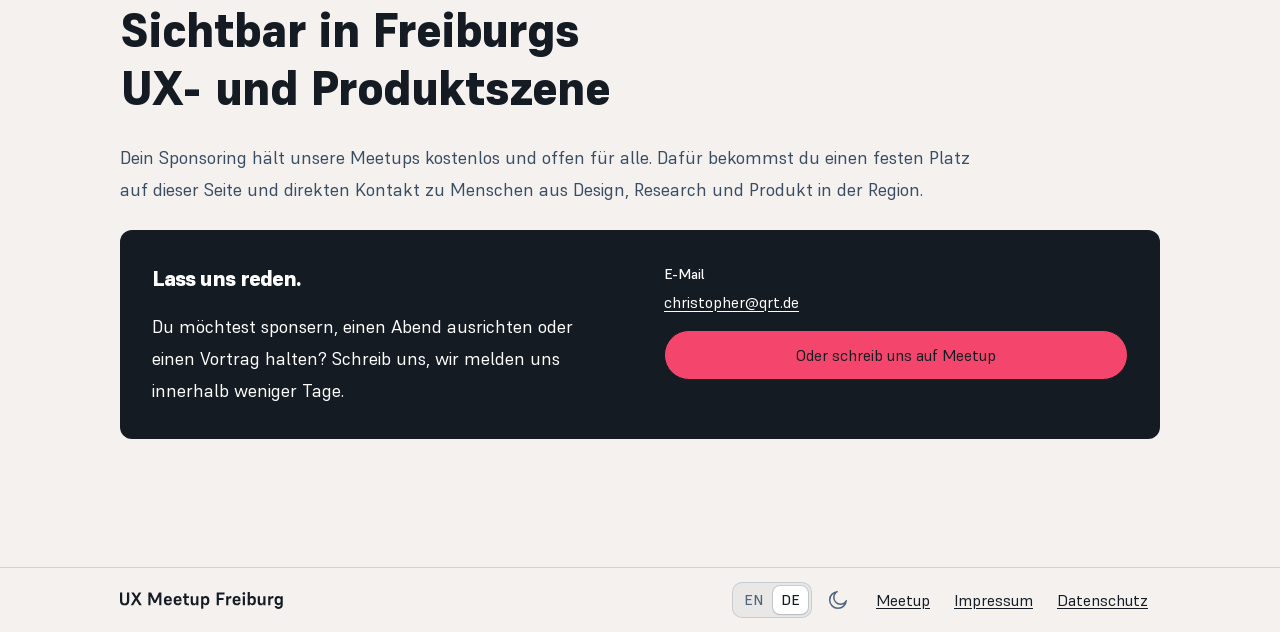
<file: de/index.html>
<!doctype html>
<!-- Generated by tools/build.mjs from index.html + content/ – edit those, not this file. -->
<html lang="de" data-page="home">
<head>
<meta charset="utf-8">
<meta name="viewport" content="width=device-width, initial-scale=1, viewport-fit=cover">
<!-- build:head (generated by tools/build.mjs from content/site.json – do not edit by hand) -->
<title>UX Meetup Freiburg – Community für UX, Design &amp; Research</title>
<meta name="description" content="Kostenlose Meetups in Freiburg seit 2018: kurze Vorträge aus echten UX- und Produktprojekten, offene Diskussion und Getränke. Für Design, Research und Dev.">
<link rel="canonical" href="https://uxmf.de/de/">
<link rel="alternate" hreflang="en" href="https://uxmf.de/">
<link rel="alternate" hreflang="de" href="https://uxmf.de/de/">
<link rel="alternate" hreflang="x-default" href="https://uxmf.de/">
<meta property="og:type" content="website">
<meta property="og:site_name" content="UX Meetup Freiburg">
<meta property="og:title" content="UX Meetup Freiburg – Community für UX, Design &amp; Research">
<meta property="og:description" content="Kostenlose Meetups in Freiburg seit 2018: kurze Vorträge aus echten UX- und Produktprojekten, offene Diskussion und Getränke. Für Design, Research und Dev.">
<meta property="og:url" content="https://uxmf.de/de/">
<meta property="og:locale" content="de_DE">
<meta property="og:locale:alternate" content="en_US">
<meta property="og:image" content="https://uxmf.de/assets/images/og-image-de.png?v=922fa99f">
<meta property="og:image:type" content="image/png">
<meta property="og:image:width" content="1200">
<meta property="og:image:height" content="630">
<meta property="og:image:alt" content="UX Meetup Freiburg – Wo Freiburg sich trifft für bessere Produkte">
<meta name="twitter:card" content="summary_large_image">
<meta name="twitter:title" content="UX Meetup Freiburg – Community für UX, Design &amp; Research">
<meta name="twitter:description" content="Kostenlose Meetups in Freiburg seit 2018: kurze Vorträge aus echten UX- und Produktprojekten, offene Diskussion und Getränke. Für Design, Research und Dev.">
<meta name="twitter:image" content="https://uxmf.de/assets/images/og-image-de.png?v=922fa99f">
<meta name="twitter:image:alt" content="UX Meetup Freiburg – Wo Freiburg sich trifft für bessere Produkte">
<script type="application/ld+json">{
  "@context": "https://schema.org",
  "@graph": [
    {
      "@type": "Organization",
      "@id": "https://uxmf.de/#organization",
      "name": "UX Meetup Freiburg",
      "url": "https://uxmf.de/",
      "logo": {
        "@type": "ImageObject",
        "url": "https://uxmf.de/assets/logos/icon-512.png",
        "width": 512,
        "height": 512
      },
      "image": "https://uxmf.de/assets/images/og-image-de.png",
      "description": "Das UX Meetup Freiburg ist eine ehrenamtlich organisierte Community für UX, Product Design, User Research und digitale Produkte in Freiburg im Breisgau. Kostenlose Meetups mit kurzen Praxisvorträgen seit 2018.",
      "foundingDate": "2018",
      "email": "christopher@qrt.de",
      "address": {
        "@type": "PostalAddress",
        "addressLocality": "Freiburg im Breisgau",
        "addressRegion": "Baden-Württemberg",
        "addressCountry": "DE"
      },
      "contactPoint": {
        "@type": "ContactPoint",
        "contactType": "customer support",
        "email": "christopher@qrt.de",
        "availableLanguage": [
          "English",
          "German"
        ]
      },
      "sameAs": [
        "https://www.meetup.com/ux-meetup-freiburg/"
      ]
    },
    {
      "@type": "WebSite",
      "@id": "https://uxmf.de/de/#website",
      "url": "https://uxmf.de/de/",
      "name": "UX Meetup Freiburg",
      "inLanguage": "de",
      "publisher": {
        "@id": "https://uxmf.de/#organization"
      }
    }
  ]
}</script>
<!-- /build:head -->
<link rel="icon" href="/assets/logos/logo-mark-favicon.svg?v=8f0aa447" type="image/svg+xml" media="(prefers-color-scheme: light)" data-theme-favicon="light">
<link rel="icon" href="/assets/logos/logo-mark-favicon-dark.svg?v=a31119a7" type="image/svg+xml" media="(prefers-color-scheme: dark)" data-theme-favicon="dark">
<link rel="apple-touch-icon" href="/assets/logos/apple-touch-icon.png?v=7e583517">
<link rel="manifest" href="/site.webmanifest?v=f5d28548">
<meta name="theme-color" content="#f4f1ef" media="(prefers-color-scheme: light)">
<meta name="theme-color" content="#151b22" media="(prefers-color-scheme: dark)">
<link rel="preload" href="/fonts/Supreme-Regular.woff2?v=333ad36e" as="font" type="font/woff2" crossorigin>
<link rel="preload" href="/fonts/Supreme-Medium.woff2?v=36d7f7ea" as="font" type="font/woff2" crossorigin>
<link rel="preload" href="/fonts/Supreme-Extrabold.woff2?v=29b81427" as="font" type="font/woff2" crossorigin>
<style>
  /* Supreme (Fontshare, ITF Free Font License). woff2 first, ttf as fallback. */
  @font-face{font-family:"Supreme";src:url("/fonts/Supreme-Regular.woff2?v=333ad36e") format("woff2"),url("/fonts/Supreme-Regular.ttf?v=875a5650") format("truetype");font-weight:400;font-style:normal;font-display:swap}
  @font-face{font-family:"Supreme";src:url("/fonts/Supreme-Medium.woff2?v=36d7f7ea") format("woff2"),url("/fonts/Supreme-Medium.ttf?v=cd35aeb3") format("truetype");font-weight:500;font-style:normal;font-display:swap}
  @font-face{font-family:"Supreme";src:url("/fonts/Supreme-Extrabold.woff2?v=29b81427") format("woff2"),url("/fonts/Supreme-Extrabold.ttf?v=05e3668d") format("truetype");font-weight:800;font-style:normal;font-display:swap}

  /* Implemented from Figma "UX Freiburg Meetup" › Homepage (Desktop 1920 / Mobile 360, light + dark).
     Tokens mirror the Figma variables. Inlined in index.html so no stylesheet blocks the first render.

     Layer order decides the cascade, so selectors can stay flat (mostly one class):
     reset → tokens → base → type → layout → components → utilities */
  @layer reset, tokens, base, type, layout, components, utilities;

  /* ───────────────────────── reset ───────────────────────── */
  @layer reset{
    *{box-sizing:border-box}
    button{all:unset;box-sizing:border-box;cursor:pointer}
    p,h1,h2,h3,h4,dl,dd,ul{margin:0}
    ul{padding:0;list-style:none}
    /* <picture> only picks the image source; the <img> inside keeps its own layout */
    picture{display:contents}
    source{display:none} /* otherwise they become (empty) flex items next to the img */
  }

  /* ───────────────────────── tokens ───────────────────────── */
  @layer tokens{
    :root{
      /* palette (primitives) */
      --ink-900:#151b22; --ink-800:#283441; --ink-700:#394c61; --ink-600:#4f657e; --ink-400:#8d9eb1; --ink-300:#a5b3c2; --ink-200:#c9d2dc;
      --sand-100:#f4f1ef; --sand-200:#ebe7e3; --sand-300:#d9cfc7; --sand-700:#755e4b; --sand-900:#201914;
      --pink-500:#f4466c; --red-600:#D10030; --white:#ffffff;

      /* semantic colors: light-dark(light, dark), switched by color-scheme below */
      --page-bg:light-dark(var(--sand-100),var(--ink-900));
      --fg-strong:light-dark(var(--ink-900),var(--white));
      --fg-regular:light-dark(var(--ink-700),var(--ink-200));
      --fg-light:light-dark(var(--ink-600),var(--ink-400));
      --fg-inverse:light-dark(var(--white),var(--ink-900));
      --fg-brand:light-dark(var(--red-600),var(--pink-500));
      --surface100:light-dark(var(--white),var(--ink-800));
      --surface200:light-dark(var(--sand-100),var(--ink-700));
      --bg-inverse:light-dark(var(--ink-900),var(--white));
      --chip-bg:light-dark(var(--sand-200),var(--ink-900));
      --chip-stroke:light-dark(var(--sand-300),var(--ink-800));
      --chip-fg-strong:light-dark(var(--sand-900),var(--white));
      --chip-fg:light-dark(var(--sand-700),var(--ink-300));
      --btn-secondary:light-dark(var(--ink-900),var(--pink-500));
      --btn-primary-bg:light-dark(var(--pink-500),var(--ink-900));
      --brand:var(--pink-500); --stroke:#667d9540;
      --btn-on-secondary:light-dark(var(--white),var(--ink-900));
      --btn-on-primary:light-dark(var(--ink-900),var(--white)); 
      --fg-on-brand:var(--ink-900);
      --shadow-rgb:21 27 34;

      /* theme switches for non-color properties (images, icons) */
      --light-opacity:1; --dark-opacity:0; --logo-filter:none;
      --icon-in:translateY(0) rotate(0) scale(1);
      --moon-transform:var(--icon-in); --sun-transform:translateY(16px) rotate(35deg) scale(.7);

      /* fonts */
      --font-title:"Supreme", system-ui, sans-serif;
      --font-body:"Supreme", system-ui, sans-serif;
      --font-info:ui-monospace, Menlo, Consolas, monospace;
      --weight-regular:400; --weight-medium:500; --weight-heavy:800;

      /* type scale: size and line-height in rem, so both scale with the user's font size */
      --text-xs:.75rem;   --leading-xs:.75rem;       /* 12/12 */
      --text-sm:.875rem;  --leading-sm:1.5rem;       /* 14/24 */
      --text-md:1rem;     --leading-md:1.5rem;       /* 16/24 */
      --text-lg:1.125rem; --leading-lg:2rem;         /* 18/32 */
      --text-xl:1.375rem; --leading-xl:2.0625rem;    /* 22/33 */
      --text-heading-sm:1.375rem; --leading-heading-sm:2.0625rem; /* 22/33 */
      --text-heading-md:3rem;     --leading-heading-md:3.6rem;    /* 48/57.6 */
      --text-display-xl:6.5rem;   --leading-display-xl:120%;  /* 104/114.4 */
      --tracking-display-xl:-2px; --tracking-heading:-1px;

      /* spacing (4px grid: --space-N = N × 4px) */
      --space-1:4px; --space-2:8px; --space-3:12px; --space-4:16px; --space-5:20px; --space-6:24px;
      --space-8:32px; --space-12:48px; --space-20:80px; --space-32:128px;
      --section-pad:var(--space-20);
      --gutter:var(--space-4);

      /* shape, motion, layering */
      --radius-sm:4px; --radius-md:12px; --radius-pill:999px;
      --dur-theme:.25s; --dur-lift:128ms; --ease-spring:cubic-bezier(.22,1,.36,1);
      --z-header:40; --z-menu:50;

      color-scheme:light dark;
    }
    :root[data-theme="light"]{color-scheme:light}
    :root[data-theme="dark"]{color-scheme:dark}

    /* dark switches (colors are handled by light-dark() above) */
    @supports (color:light-dark(#000,#fff)){
      @media (prefers-color-scheme:dark){:root:not([data-theme="light"]){
        --light-opacity:0; --dark-opacity:1; --logo-filter:invert(1) brightness(2);
        --moon-transform:translateY(-16px) rotate(-35deg) scale(.7); --sun-transform:var(--icon-in)}}
      :root[data-theme="dark"]{
        --light-opacity:0; --dark-opacity:1; --logo-filter:invert(1) brightness(2);
        --moon-transform:translateY(-16px) rotate(-35deg) scale(.7); --sun-transform:var(--icon-in)}
    }
    /* browsers without light-dark() (before 2024) get the light theme */
    @supports not (color:light-dark(#000,#fff)){
      :root{
        --page-bg:var(--sand-100); --fg-strong:var(--ink-900); --fg-regular:var(--ink-700); --fg-light:var(--ink-600);
        --fg-inverse:var(--white); --fg-brand:var(--red-600); --surface100:var(--white); --surface200:var(--sand-100);
        --bg-inverse:var(--ink-900); --chip-bg:var(--sand-200); --chip-stroke:var(--sand-300); --chip-fg-strong:var(--sand-900);
        --chip-fg:var(--sand-700); --btn-secondary:var(--ink-900); --btn-primary-bg:var(--pink-500)}
    }

    /* Figma Mobile 360 */
    @media (max-width:720px){
      :root{
        --section-pad:var(--space-12);
        --text-display-xl:clamp(2.875rem,14.5vw,6.5rem); --leading-display-xl:1.1; --tracking-display-xl:-1px;
        --text-heading-md:1.75rem; --leading-heading-md:2.1rem;    /* 28/33.6 */
        --text-heading-sm:1.75rem; --leading-heading-sm:2.1rem;    /* 28/33.6 */
      }
    }
  }

  /* ───────────────────────── base ───────────────────────── */
  @layer base{
    html{scroll-behavior:smooth}
    body{margin:0;background:var(--page-bg);color:var(--fg-strong);font-family:var(--font-body);font-size:var(--text-md);line-height:var(--leading-md);-webkit-font-smoothing:antialiased}
    a{color:inherit}
    :focus-visible{outline:2px solid var(--brand);outline-offset:3px;border-radius:var(--radius-sm)}
    section[id]{scroll-margin-top:64px}
    @media (prefers-reduced-motion:reduce){html{scroll-behavior:auto}}
  }

  /* ───────────────────────── type (one class per Figma text style) ───────────────────────── */
  @layer type{
    .font-display-xl{font-family:var(--font-title);font-weight:var(--weight-heavy);font-size:var(--text-display-xl);line-height:var(--leading-display-xl);letter-spacing:var(--tracking-display-xl)}
    .font-heading-md{font-family:var(--font-title);font-weight:var(--weight-heavy);font-size:var(--text-heading-md);line-height:var(--leading-heading-md);letter-spacing:var(--tracking-heading);text-wrap:balance}
    .font-heading-sm{font-family:var(--font-title);font-weight:var(--weight-heavy);font-size:var(--text-heading-sm);line-height:var(--leading-heading-sm);letter-spacing:var(--tracking-heading)}
    .font-stat-number{font-family:var(--font-title);font-weight:var(--weight-heavy);font-size:3rem;line-height:3.6rem;letter-spacing:var(--tracking-heading)}
    .font-text-xl{font-family:var(--font-body);font-weight:var(--weight-regular);font-size:var(--text-xl);line-height:var(--leading-xl)}
    .font-text-lg{font-family:var(--font-body);font-weight:var(--weight-regular);font-size:var(--text-lg);line-height:var(--leading-lg)}
    .font-text-sm{font-family:var(--font-body);font-weight:var(--weight-regular);font-size:var(--text-sm);line-height:var(--leading-sm)}
    .font-text-xs{font-family:var(--font-info);font-weight:var(--weight-regular);font-size:var(--text-xs);line-height:var(--leading-xs)}
    .font-label{font-family:var(--font-body);font-weight:var(--weight-medium);font-size:var(--text-sm);line-height:var(--leading-sm)}
  }

  /* ───────────────────────── layout ───────────────────────── */
  @layer layout{
    .section{border-top:1px solid var(--stroke);padding:var(--section-pad) var(--gutter);display:flex;justify-content:center;position:relative}
    .wrap{width:100%;max-width:1040px;position:relative}
    /* --stack-gap is reset on every .stack so nested stacks don't inherit their parent's gap */
    .stack{--stack-gap:var(--space-4);display:flex;flex-direction:column;gap:var(--stack-gap)}
    .stack-xs{--stack-gap:var(--space-1)}
    .stack-sm{--stack-gap:var(--space-2)}
    .stack-md{--stack-gap:var(--space-5)}
    .stack-lg{--stack-gap:var(--space-6)}
    .stack-xl{--stack-gap:var(--space-8)}
  }

  /* ───────────────────────── components ───────────────────────── */
  @layer components{
    /* light/dark asset crossfade */
    .light-only{opacity:var(--light-opacity)}
    .dark-only{opacity:var(--dark-opacity)}

    /* card + chips */
    .card{background:var(--surface100);border-radius:var(--radius-md);padding:var(--space-6);transition:background-color var(--dur-theme) ease,border-color var(--dur-theme) ease}
    .chips{display:flex;flex-wrap:wrap;gap:var(--space-2) var(--space-1)}
    .chips.loose{gap:var(--space-2)}
    .chip{display:inline-flex;gap:var(--space-2);align-items:flex-end;padding:var(--space-1) var(--space-3);border:1px solid var(--chip-stroke);background:var(--chip-bg);border-radius:var(--radius-pill);font-size:var(--text-sm);line-height:var(--leading-sm);color:var(--chip-fg-strong);white-space:nowrap;transition:color var(--dur-theme) ease,background-color var(--dur-theme) ease,border-color var(--dur-theme) ease}
    .chip-count{color:var(--chip-fg)}

    /* buttons */
    .btn{display:inline-flex;align-items:center;justify-content:center;border:1px solid;border-radius:var(--radius-pill);text-decoration:none}
    .btn-outline{border-color:var(--btn-secondary);color:var(--btn-secondary);padding:var(--space-2) var(--space-4);font-size:var(--text-sm);line-height:var(--leading-sm);white-space:nowrap;transition:background .15s}
    .btn-outline:hover{background:color-mix(in srgb,var(--btn-secondary) 8%,transparent)}
    .btn-solid,.btn-primary{padding:var(--space-3) var(--space-5);font-size:var(--text-md);line-height:2rem;transition:transform var(--dur-lift) ease;will-change:transform}
    .btn-solid:hover,.btn-primary:hover{transform:translateY(-2px)}
    .btn-solid{background:var(--btn-secondary);border-color:var(--btn-secondary);color:var(--btn-on-secondary);align-self:flex-start}
    .btn-primary{display:flex;height:50px;background:var(--btn-primary-bg);border-color:var(--bg-inverse);color:var(--btn-on-primary);text-align:center}

    /* header + nav */
    .header{position:sticky;top:0;z-index:var(--z-header);border-bottom:1px solid var(--stroke);display:flex;justify-content:center;background:color-mix(in srgb,var(--page-bg) 78%,transparent);backdrop-filter:blur(14px);-webkit-backdrop-filter:blur(14px);transition:background-color var(--dur-theme) ease,border-color var(--dur-theme) ease}
    .nav{width:100%;max-width:1072px;height:64px;display:flex;align-items:center;justify-content:space-between;padding-inline:var(--gutter)}
    .nav-actions{display:flex;align-items:center;gap:var(--space-2)}
    .logo{display:flex;align-items:center;height:40px;text-decoration:none}
    .logo-svg{display:flex;align-items:center;gap:var(--space-1);color:var(--fg-strong)}
    .logo-svg .icon{filter:var(--logo-filter)}
    .logo-mark{width:40px;height:40px}
    .logo-word{width:auto;height:18px;margin-top:2px}
    .navlinks{flex:1;display:flex;align-items:center;justify-content:center;height:54px}
    .navlinks a,.footlinks a,.fmenu-links a{display:flex;align-items:center;height:54px;padding-inline:var(--space-3);font-size:var(--text-md);line-height:var(--leading-sm);color:var(--fg-strong);text-decoration:underline;text-underline-position:from-font}
    .navlinks a:hover,.footlinks a:hover{color:var(--fg-brand)}

    /* icons + theme toggle (Figma: Theme-Toggle 36×36, moon/sun 20) */
    .icon{flex:none;max-width:none}
    .ico-menu{display:block;width:24px;height:24px;fill:none;stroke:currentColor;stroke-width:2;stroke-linecap:round;stroke-linejoin:round}
    .ico-moon,.ico-sun{width:20px;height:20px;fill:none;stroke:currentColor;stroke-width:1.5;stroke-linecap:round;stroke-linejoin:round}
    .ico-moon{opacity:var(--light-opacity);transform:var(--moon-transform)}
    .ico-sun{opacity:var(--dark-opacity);transform:var(--sun-transform)}
    .theme-toggle{position:relative;display:flex;align-items:center;justify-content:center;width:36px;height:36px;padding:var(--space-2);border-radius:var(--radius-pill);color:var(--fg-light)}
    .theme-toggle:hover{background:color-mix(in srgb,var(--fg-strong) 8%,transparent)}
    .theme-toggle .icon,.fpill-theme .icon{position:absolute;left:50%;top:50%;margin:-10px;transition:opacity .3s ease,transform .5s var(--ease-spring),filter .35s ease}
    .theme-toggle .icon{transition:transform .5s var(--ease-spring),filter .35s ease}

    /* hero */
    .hero{min-height:85dvh;padding:var(--section-pad) var(--gutter);display:flex;justify-content:center;align-items:center;position:relative;overflow:hidden}
    .hero-art{position:absolute;right:var(--gutter);bottom:var(--space-8);width:780px;height:575px;pointer-events:none}
    .hero-art img{position:absolute;inset:0;width:100%;height:100%;transition:opacity .55s ease}
    .display{position:relative;max-width:850px}
    .display-copy{position:relative;z-index:1}
    .focus-graphic{position:absolute;inset:0;width:100%;height:100%;overflow:visible;pointer-events:none}
    .focus-shape{fill:color-mix(in srgb,var(--brand) 10%,transparent);stroke:var(--brand);stroke-width:1;stroke-dasharray:4 3;stroke-linejoin:round;stroke-linecap:round;vector-effect:non-scaling-stroke;animation:focus-march 3s linear infinite}
    @keyframes focus-march{to{stroke-dashoffset:-14}}
    .focus-tag{position:absolute;left:0;top:0;z-index:2;background:var(--brand);color:var(--fg-on-brand);letter-spacing:0;padding:2px var(--space-2);border-radius:var(--radius-sm);white-space:nowrap}
    .subtext{padding-block:var(--space-4);max-width:840px}

    /* stats */
    .stats{border-top:1px solid var(--stroke);display:flex;flex-wrap:wrap;max-width:1040px}
    .stat{flex:1 0 0;min-width:160px;max-width:240px;padding:var(--space-4);display:flex;flex-direction:column}
    .stat + .stat{border-left:1px solid var(--stroke)}
    .stat.sponsor{max-width:none}
    .stat-n{white-space:nowrap}
    .star,.stars{color:var(--brand)}
    .sponsor-logo{height:56px;padding-top:var(--space-2);display:flex;align-items:center}
    .sponsor-logo img{width:160px;height:40px}

    /* about */
    .about{display:flex;gap:var(--space-20);align-items:flex-start}
    .about-main{flex:1 0 0;min-width:0}
    .value{display:flex;padding-block:var(--space-4);border-bottom:1px solid var(--stroke)}
    .value:last-child{border-bottom:0}
    .value dt{width:96px;flex:none}
    .value dd{flex:1;min-width:0;color:var(--fg-regular)}

    /* rating */
    .rating{width:430px;flex:none}
    .rating-top{display:flex;gap:var(--space-2);align-items:center;margin-top:var(--space-2)}
    .rating-meta{display:flex;flex-direction:column;font-size:var(--text-sm);line-height:1rem;color:var(--fg-light)}
    .bars{margin-top:var(--space-4)}
    .bar{display:flex;align-items:center;gap:var(--space-4);font-size:var(--text-sm);line-height:var(--leading-sm);color:var(--fg-light);font-variant-numeric:tabular-nums}
    .track{flex:1;height:8px;border-radius:var(--radius-pill);background:var(--surface200);overflow:hidden}
    .fill{height:8px;border-radius:var(--radius-pill);background:var(--brand)}
    .bar .n{width:16px}

    /* community */
    .domains{margin-top:var(--space-1)}
    .domain{padding:var(--space-2);border-bottom:1px solid var(--stroke);font-weight:var(--weight-medium);color:var(--fg-regular)}

    /* team */
    .team{display:flex;gap:var(--space-4)}
    .person{flex:1 0 0;min-width:0;display:flex;flex-direction:column;gap:var(--space-4)}
    .portrait{width:256px;height:256px;max-width:100%}
    .portrait-placeholder{position:relative;width:256px;height:256px;max-width:100%;display:grid;place-items:center;color:var(--fg-light)}
    .portrait-placeholder::before{content:"";position:absolute;z-index:0;width:73%;aspect-ratio:1;border-radius:3%;background:var(--surface100);transform:rotate(-30deg)}
    .portrait-placeholder span{position:relative;z-index:1;font-size:3.25rem;line-height:1}
    .person-name{font-weight:var(--weight-medium);font-size:var(--text-xl);line-height:var(--leading-xl)}

    /* sponsoring / talk */
    .sponsoring{padding-bottom:var(--space-32)}
    .talk{background:var(--bg-inverse);color:var(--fg-inverse);border-radius:var(--radius-md);padding:var(--space-8);display:flex;gap:var(--space-12);transition:color var(--dur-theme) ease,background-color var(--dur-theme) ease,border-color var(--dur-theme) ease}
    .talk-col{flex:1 0 0;min-width:0}
    .email a{text-underline-offset:3px}

    /* footer */
    .footer{border-top:1px solid var(--stroke);display:flex;justify-content:center;padding-inline:var(--gutter)}
    .footer .nav{row-gap:var(--space-6)}
    .footlinks{flex:1;display:flex;align-items:center;justify-content:flex-end;padding-left:var(--space-12)}
    .foot-prefs{display:flex;align-items:center;gap:var(--space-2);margin-right:var(--space-2)}

    /* language switcher: segmented control, active segment raised */
    .lang-switch{display:flex;gap:2px;padding:3px;border:1px solid var(--stroke);border-radius:10px;background:color-mix(in srgb,var(--fg-strong) 4%,transparent)}
    .lang-switch a{display:block;height:auto;text-decoration:none;padding:2px var(--space-2);border-radius:7px;font-weight:var(--weight-medium);font-size:var(--text-sm);line-height:var(--leading-sm);color:var(--fg-light);transition:color .15s ease,background-color .15s ease}
    .lang-switch a:hover{color:var(--fg-strong)}
    .lang-switch a[aria-current="page"]{background:var(--surface100);color:var(--fg-strong);box-shadow:0 0 0 1px var(--stroke),0 1px 2px rgb(var(--shadow-rgb) / .12)}

    /* legal pages (impressum, privacy): plain text column */
    .legal-page{min-height:60vh}
    .prose{max-width:720px;color:var(--fg-regular)}
    .prose h1{color:var(--fg-strong);margin-bottom:var(--space-4)}
    .prose h2{color:var(--fg-strong);font-family:var(--font-title);font-weight:var(--weight-heavy);font-size:var(--text-xl);line-height:var(--leading-xl);letter-spacing:var(--tracking-heading);margin-top:var(--space-6)}
    .prose p,.prose ul{margin-block:var(--space-2);font-size:var(--text-lg);line-height:var(--leading-lg)}
    .prose ul{list-style:disc;padding-left:1.25em}
    .prose a{color:var(--fg-brand);text-underline-offset:3px}

    /* events (rendered by tools/build.mjs from content/events.json) */
    .events{display:grid;grid-template-columns:repeat(auto-fill,minmax(300px,1fr));gap:var(--space-4)}
    .event{display:flex;flex-direction:column;gap:var(--space-2)}
    .event time{color:var(--fg-brand)}
    .event-meta{color:var(--fg-light)}
    .event a{color:var(--fg-strong);text-underline-offset:3px;margin-top:auto}

    /* floating menu (Figma: Floating-Menu 153×48, Menu-Container 268×312 r28) — mobile only */
    .fmenu{display:none}

    /* ── responsive (Figma Mobile 360) ── */
    @media (max-width:1100px){
      .about{gap:var(--space-12)}
      .rating{width:380px}
    }
    @media (max-width:900px){
      .about{flex-direction:column}
      .rating{width:100%}
      .team{flex-direction:column}
      .person{flex-direction:row;align-items:center}
      .portrait{width:76.5px;height:76.5px}
      .portrait-placeholder{width:76.5px;height:76.5px;flex:none}
      .portrait-placeholder span{font-size:1.75rem}
      .talk{flex-direction:column;gap:var(--space-8)}
    }
    @media (max-width:720px){
      .logo-word{height:15px}
      .navlinks{display:none}
      .btn-outline{padding:var(--space-1) var(--space-3)}
      .sponsoring{padding-bottom:var(--section-pad)}
      .hero-art{right:0;top:var(--space-8);bottom:auto;width:360px;height:265px}
      .stat{max-width:none}
      .stat.sponsor{flex-basis:100%;border-left:0;border-top:1px solid var(--stroke)}
      .footer{padding-bottom:72px}
      .footer .nav{flex-direction:column;align-items:flex-start;height:auto;padding-block:var(--space-4)}
      .footlinks{flex-direction:column;align-items:flex-start;padding-left:0;justify-content:flex-start}
      .footlinks a{height:44px;font-size:var(--text-md);padding-inline:0}
      .foot-prefs{display:none} /* language lives in the menu, theme in the pill */

      .fmenu{display:block;position:fixed;z-index:var(--z-menu);right:var(--space-2);bottom:calc(9px + env(safe-area-inset-bottom,0px));width:300px;height:312px;pointer-events:none;
        border:1px solid var(--stroke);border-radius:28px;
        clip-path:inset(256px 7px 7px 108px round 24px);transition:clip-path .42s var(--ease-spring)}
      .fmenu.open{clip-path:inset(-1px round 28px);pointer-events:auto;background:var(--surface100);box-shadow:0 12px 40px rgb(var(--shadow-rgb) / .18)}
      .fpill{position:absolute;right:7px;bottom:7px;height:48px;display:flex;align-items:center;justify-content:space-between;border-radius:var(--radius-pill);background:var(--bg-inverse);color:var(--fg-inverse);pointer-events:auto}
      .fmenu.over-talk .fpill{background:var(--surface100);color:var(--fg-strong);box-shadow:0 0 0 1px var(--stroke),0 8px 24px rgb(var(--shadow-rgb) / .18)}
      .fpill button{display:flex;align-items:center;gap:var(--space-2);height:48px;font-weight:var(--weight-medium);font-size:var(--text-sm);line-height:var(--leading-sm)}
      .fpill-menu{padding:0 var(--space-4)}
      .fpill-div{width:1px;height:24px;background:var(--stroke)}
      .fpill-theme{position:relative;padding:0 var(--space-6)}
      .fmenu-links{position:absolute;left:-1px;top:-1px;width:268px;padding:var(--space-4) var(--space-4) 0;display:flex;flex-direction:column}
      /* links stagger: closing runs bottom-up, opening top-down (40ms steps) */
      /* bottom-left of the open panel: left edge on the link text, vertically centered on the pill */
      .fmenu-lang{position:absolute;left:24px;bottom:13px;--i:4}
      .fmenu-links a,.fmenu-lang{opacity:0;transform:translateY(8px);transition:opacity .3s ease,transform .3s var(--ease-spring);transition-delay:calc(.22s - var(--i) * .04s)}
      .fmenu-links a:nth-child(1){--i:0}
      .fmenu-links a:nth-child(2){--i:1}
      .fmenu-links a:nth-child(3){--i:2}
      .fmenu-links a:nth-child(4){--i:3}
      .fmenu.open .fmenu-links a,.fmenu.open .fmenu-lang{opacity:1;transform:none;transition-delay:calc(.1s + var(--i) * .04s)}
    }

    @media (prefers-reduced-motion:reduce){
      .focus-shape{animation:none}
    }
  }

  /* ───────────────────────── utilities ───────────────────────── */
  @layer utilities{
    .font-color-regular{color:var(--fg-regular)}
    .font-color-light{color:var(--fg-light)}
    .measure{max-width:850px}
  }
</style>
<script>/* runs before first paint. Keys must match THEME_KEY / LANG_KEY in js/main.js */
(()=>{const root=document.documentElement;
try{const theme=localStorage.getItem("uxfr-theme");if(theme)root.dataset.theme=theme}catch{}
/* First visit to the English home page with a German browser: go to /de/. A language picked in the switcher is stored and always wins. */
if(root.dataset.page==="home"&&root.lang==="en"){let lang=null;try{lang=localStorage.getItem("uxfr-lang")}catch{}
if(!lang&&(navigator.languages||[navigator.language]).map(l=>String(l).slice(0,2).toLowerCase()).find(l=>l==="en"||l==="de")==="de")location.replace("/de/"+location.hash)}})();</script>
</head>
<body id="top">
<header class="header">
  <nav class="nav" aria-label="Hauptnavigation" data-i18n-label="nav.main">
    <a class="logo" href="#top" aria-label="UX Meetup Freiburg – Startseite" data-i18n-label="nav.home">
      <span class="logo-svg" aria-hidden="true"><img class="icon logo-mark" src="/assets/logos/logo-mark.svg?v=f7200659" alt="" width="40" height="40"><img class="icon logo-word" src="/assets/logos/wordmark.svg?v=60cf442c" alt="" width="127" height="14"></span>
    </a>
    <div class="navlinks">
      <a href="#about" data-i18n="nav.about">Über uns</a>
      <a href="#community" data-i18n="nav.community">Community</a>
      <a href="#organizer" data-i18n="nav.organizer">Organisation</a>
      <a href="#contact" data-i18n="nav.contact">Kontakt</a>
    </div>
    <div class="nav-actions">
      <a class="btn btn-outline" href="https://www.meetup.com/ux-meetup-freiburg/" target="_blank" rel="noopener noreferrer" data-i18n="nav.join">Gruppe beitreten</a>
    </div>
  </nav>
</header>

<div class="fmenu" id="fmenu">
  <nav class="fmenu-links" id="fmenu-links" aria-label="Seitennavigation" data-i18n-label="nav.sections">
    <a href="#about" data-i18n="nav.about">Über uns</a>
    <a href="#community" data-i18n="nav.community">Community</a>
    <a href="#organizer" data-i18n="nav.organizer">Organisation</a>
    <a href="#contact" data-i18n="nav.contact">Kontakt</a>
  </nav>
  <nav class="lang-switch fmenu-lang" aria-label="Sprache" data-i18n-label="lang.label">
    <a href="/" hreflang="en" lang="en" data-lang-link="en" aria-label="EN – English">EN</a>
    <a href="/de/" hreflang="de" lang="de" data-lang-link="de" aria-label="DE – Deutsch" aria-current="page">DE</a>
  </nav>
  <div class="fpill">
    <button class="fpill-menu" type="button" id="fmenu-btn" aria-expanded="false" aria-controls="fmenu-links"><svg class="icon ico-menu" aria-hidden="true" viewBox="0 0 24 24"><path d="M3 12H21M3 6H21M3 18H15"/></svg><span data-i18n="nav.menu">Menü</span></button>
    <span class="fpill-div" aria-hidden="true"></span>
    <button class="fpill-theme" type="button" data-theme-toggle aria-label="Switch to dark mode"><svg class="icon ico-moon" aria-hidden="true" viewBox="0 0 20 20"><path d="M18.2957 10.797C17.1482 12.8097 14.9826 14.1667 12.5 14.1667C8.81806 14.1667 5.83329 11.182 5.83329 7.50007C5.83329 5.01726 7.19052 2.85146 9.20352 1.7041C4.97475 2.10506 1.66663 5.66614 1.66663 9.99987C1.66663 14.6022 5.39759 18.3332 9.99996 18.3332C14.3335 18.3332 17.8944 15.0254 18.2957 10.797Z"/></svg><svg class="icon ico-sun" aria-hidden="true" viewBox="0 0 20 20"><path d="M9.99984 1.66699V3.33366M9.99984 16.667V18.3337M3.33317 10.0003H1.6665M5.2616 5.26209L4.08309 4.08358M14.7381 5.26209L15.9166 4.08358M5.2616 14.742L4.08309 15.9205M14.7381 14.742L15.9166 15.9205M18.3332 10.0003H16.6665M14.1665 10.0003C14.1665 12.3015 12.301 14.167 9.99984 14.167C7.69865 14.167 5.83317 12.3015 5.83317 10.0003C5.83317 7.69914 7.69865 5.83366 9.99984 5.83366C12.301 5.83366 14.1665 7.69914 14.1665 10.0003Z"/></svg></button>
  </div>
</div>

<main>
  <section class="hero">
    <div class="hero-art" aria-hidden="true">
      <picture>
        <source media="(prefers-color-scheme: dark)" srcset="data:image/svg+xml,%3Csvg%20xmlns='http://www.w3.org/2000/svg'%20width='780'%20height='575'/%3E" data-theme-placeholder>
        <source type="image/webp" srcset="/assets/images/hero-art-light.webp?v=de529212">
        <img class="light-only" src="/assets/images/hero-art-light.png?v=61774be0" alt="" width="780" height="575" fetchpriority="high">
      </picture>
      <picture>
        <source media="(prefers-color-scheme: light)" srcset="data:image/svg+xml,%3Csvg%20xmlns='http://www.w3.org/2000/svg'%20width='780'%20height='575'/%3E" data-theme-placeholder>
        <source type="image/webp" srcset="/assets/images/hero-art-dark.webp?v=0a30713c">
        <img class="dark-only" src="/assets/images/hero-art-dark.png?v=d5fe8382" alt="" width="780" height="575" fetchpriority="high">
      </picture>
    </div>
    <div class="wrap stack stack-xl">
      <h1 class="display font-display-xl"><svg class="focus-graphic" aria-hidden="true" focusable="false"><path class="focus-shape"></path></svg><span class="display-copy"><span data-i18n="hero.titlePre">Wo Freiburg sich trifft für </span><span class="focus-text" data-i18n="hero.titleFocus">bessere Produkte</span><span data-i18n="hero.titlePost"></span></span><span class="focus-tag font-text-xs" aria-hidden="true">Research · UX · UI</span></h1>
      <p class="subtext font-text-xl font-color-regular" data-i18n="hero.text">Wir sind eine offene Community für alle, die sich für UX, Produktdesign, Research und digitale Produkte interessieren. Wir treffen uns regelmäßig, um Erfahrungen auszutauschen und über Projekte, Methoden, Tools und Trends zu sprechen.</p>
      <a class="btn btn-solid" href="https://www.meetup.com/ux-meetup-freiburg/" target="_blank" rel="noopener noreferrer" data-i18n="hero.cta">Auf Meetup beitreten</a>
      <div class="stats">
        <div class="stat"><span class="font-label font-color-light" data-i18n="stats.members">Mitglieder</span><span class="stat-n font-stat-number">352</span></div>
        <div class="stat"><span class="font-label font-color-light" data-i18n="stats.ratings">Aus 55 Bewertungen</span><span class="stat-n font-stat-number">4.6 <span class="star">★</span></span></div>
        <div class="stat sponsor"><span class="font-label font-color-light" data-i18n="stats.sponsor">Sponsor</span><span class="sponsor-logo"><a href="https://smashingconf.com/" target="_blank" rel="noopener noreferrer"><img src="/assets/logos/sponsor-smashing.svg?v=aadaf263" alt="Smashing Conference" width="160" height="40"></a></span></div>
      </div>
    </div>
  </section>

  <section class="section" id="about">
    <div class="wrap about">
      <div class="about-main stack stack-lg">
        <h2 class="font-heading-md" data-i18n="about.title">Ein Abend, ein Thema, viele Perspektiven</h2>
        <p class="font-text-lg font-color-regular measure" data-i18n="about.text">Jedes Meetup beginnt mit einem kurzen Vortrag aus der Praxis. Danach ist Zeit für Diskussion und lockere Gespräche bei Getränken und Snacks. Alle sind willkommen, und Beiträge aus der Community sind ausdrücklich erwünscht.</p>
        <dl>
          <div class="value"><dt class="font-label" data-i18n="about.practical">Praxisnah</dt><dd data-i18n="about.practicalText">Vorträge aus echten Projekten, von Design Sprints bis UX Leadership.</dd></div>
          <div class="value"><dt class="font-label" data-i18n="about.open">Offen</dt><dd data-i18n="about.openText">Für Einsteiger und Erfahrene aus Design, Entwicklung, Research und Produkt.</dd></div>
          <div class="value"><dt class="font-label" data-i18n="about.local">Lokal</dt><dd data-i18n="about.localText">Für alle, die in und um Freiburg digitale Produkte gestalten und entwickeln.</dd></div>
        </dl>
      </div>
      <aside class="card rating stack stack-lg" aria-label="Bewertung auf Meetup" data-i18n-label="rating.title">
        <div>
          <p class="font-label" data-i18n="rating.title">Bewertung auf Meetup</p>
          <div class="rating-top">
            <span class="font-stat-number">4.6</span>
            <span class="rating-meta"><span class="stars" aria-hidden="true">★★★★★</span><span data-i18n="rating.count">55 Bewertungen</span></span>
          </div>
          <div class="bars stack stack-sm">
            <div class="bar"><span>5★</span><div class="track"><div class="fill" style="width:100%"></div></div><span class="n">37</span></div>
            <div class="bar"><span>4★</span><div class="track"><div class="fill" style="width:40.5%"></div></div><span class="n">15</span></div>
            <div class="bar"><span>3★</span><div class="track"><div class="fill" style="width:8.1%"></div></div><span class="n">3</span></div>
            <div class="bar"><span>2★</span><div class="track"><div class="fill" style="width:0"></div></div><span class="n">0</span></div>
            <div class="bar"><span>1★</span><div class="track"><div class="fill" style="width:0"></div></div><span class="n">0</span></div>
          </div>
        </div>
        <div class="stack">
          <p class="font-label" data-i18n="rating.quotes">Das sagen Teilnehmende</p>
          <div class="chips loose">
            <span class="chip"><span data-i18n="rating.engaging">Mitreißend</span> <span class="chip-count">6</span></span>
            <span class="chip"><span data-i18n="rating.host">Herzlicher Gastgeber</span> <span class="chip-count">5</span></span>
            <span class="chip"><span data-i18n="rating.inclusive">Offene Teilnehmende</span> <span class="chip-count">5</span></span>
            <span class="chip"><span data-i18n="rating.setting">Gute Atmosphäre</span> <span class="chip-count">5</span></span>
            <span class="chip"><span data-i18n="rating.people">Neue Leute kennengelernt</span> <span class="chip-count">4</span></span>
          </div>
        </div>
      </aside>
    </div>
  </section>

  <section class="section" id="community">
    <div class="wrap stack stack-md">
      <h2 class="font-heading-md" data-i18n="community.title">Wir wachsen seit 2018</h2>
      <p class="font-text-lg font-color-regular measure" data-i18n="community.text">Unsere Mitglieder arbeiten in Agenturen, Softwareunternehmen und als Freelancer rund um Freiburg.</p>
      <div class="card domains stack stack-xl">
        <div class="stack stack-sm">
          <p class="font-label" data-i18n="community.domains">Woher unsere Gastgeber und Speaker kommen</p>
          <ul>
            <li class="domain" data-i18n="community.agencies">Digitalagenturen</li>
            <li class="domain" data-i18n="community.software">Business-Software &amp; Medien</li>
            <li class="domain" data-i18n="community.ticketing">Ticketing &amp; Event-Tech</li>
            <li class="domain">PropTech &amp; SaaS</li>
            <li class="domain">FinTech &amp; WealthTech</li>
            <li class="domain" data-i18n="community.freelance">Freelance &amp; Beratung</li>
          </ul>
        </div>
        <div class="stack">
          <p class="font-label" data-i18n="community.roles">Rollen in der Community</p>
          <div class="chips">
            <span class="chip">Service Design</span><span class="chip">User Research</span><span class="chip">Product Management</span><span class="chip">UX/UI Design</span><span class="chip" data-i18n="community.frontend">Frontend-Entwicklung</span><span class="chip">Content &amp; UX Writing</span><span class="chip">UX Leadership</span><span class="chip">Marketing</span>
          </div>
        </div>
      </div>
    </div>
  </section>

  <section class="section" id="organizer">
    <div class="wrap stack stack-lg">
      <h2 class="font-heading-md" data-i18n="team.title">Die Menschen hinter dem Meetup</h2>
      <p class="font-text-lg font-color-regular measure" data-i18n="team.text">Wir organisieren die Meetups ehrenamtlich. Melde dich, wenn du einen Vortrag halten, Räume anbieten oder bei der Organisation helfen möchtest.</p>
      <div class="team">
        <div class="person"><picture><source type="image/avif" srcset="/assets/images/portrait-christopher-160.avif?v=a18574f4 160w, /assets/images/portrait-christopher-256.avif?v=5ab4061d 256w, /assets/images/portrait-christopher-306.avif?v=273abc1b 306w" sizes="(max-width: 900px) 77px, 256px"><source type="image/webp" srcset="/assets/images/portrait-christopher-160.webp?v=7c47ebbf 160w, /assets/images/portrait-christopher-256.webp?v=fb783c82 256w, /assets/images/portrait-christopher-306.webp?v=8f6c5467 306w" sizes="(max-width: 900px) 77px, 256px"><img class="portrait" src="/assets/images/portrait-christopher.png?v=a911ed1c" alt="Christopher Kuhrt" width="256" height="256" loading="lazy" decoding="async"></picture><div><p class="person-name">Christopher Kuhrt</p><p class="font-text-sm font-color-light" data-i18n="team.chrisRole">Organisator · Head of UX bei Etops</p></div></div>
        <div class="person"><div class="portrait-placeholder" role="img" aria-label="Offene Organisationsrolle" data-i18n-label="team.openOrganizer"><span aria-hidden="true">?</span></div><div><p class="person-name" data-i18n="team.yourName">Dein Name hier</p><p class="font-text-sm font-color-light" data-i18n="team.yourNameText">Mach mit und hilf bei der Organisation</p></div></div>
        <div class="person"><div class="portrait-placeholder" role="img" aria-label="Offene Gastgeberrolle" data-i18n-label="team.openHost"><span aria-hidden="true">?</span></div><div><p class="person-name" data-i18n="team.host">Werde Gastgeber</p><p class="font-text-sm font-color-light" data-i18n="team.hostText">Hilf bei Vorträgen, Meetups &amp; Events</p></div></div>
      </div>
    </div>
  </section>

<!-- build:events (generated from content/events.json) -->
<!-- /build:events -->
  <section class="section sponsoring" id="contact">
    <div class="wrap stack stack-lg">
      <h2 class="font-heading-md measure" data-i18n="contact.title">Sichtbar in Freiburgs UX- und Produktszene</h2>
      <p class="font-text-lg font-color-regular measure" data-i18n="contact.text">Dein Sponsoring hält unsere Meetups kostenlos und offen für alle. Dafür bekommst du einen festen Platz auf dieser Seite und direkten Kontakt zu Menschen aus Design, Research und Produkt in der Region.</p>
      <div class="talk">
        <div class="talk-col stack">
          <h3 class="font-heading-sm" data-i18n="contact.talkTitle">Lass uns reden.</h3>
          <p class="font-text-lg" data-i18n="contact.talkText">Du möchtest sponsern, einen Abend ausrichten oder einen Vortrag halten? Schreib uns, wir melden uns innerhalb weniger Tage.</p>
        </div>
        <div class="talk-col stack">
          <div class="email stack stack-xs"><span class="font-label" data-i18n="contact.email">E-Mail</span><a href="mailto:christopher@qrt.de">christopher@qrt.de</a></div>
          <a class="btn btn-primary" href="https://www.meetup.com/ux-meetup-freiburg/" target="_blank" rel="noopener noreferrer" data-i18n="contact.meetup">Oder schreib uns auf Meetup</a>
        </div>
      </div>
    </div>
  </section>
</main>

<footer class="footer">
  <nav class="nav" aria-label="Footer" data-i18n-label="nav.footer">
    <a class="logo" href="#top" aria-label="UX Meetup Freiburg – Startseite" data-i18n-label="nav.home">
      <span class="logo-svg" aria-hidden="true"><img class="icon logo-word" src="/assets/logos/wordmark.svg?v=60cf442c" alt="" width="127" height="14"></span>
    </a>
    <div class="footlinks">
      <div class="foot-prefs">
        <nav class="lang-switch" aria-label="Sprache" data-i18n-label="lang.label">
          <a href="/" hreflang="en" lang="en" data-lang-link="en" aria-label="EN – English">EN</a>
          <a href="/de/" hreflang="de" lang="de" data-lang-link="de" aria-label="DE – Deutsch" aria-current="page">DE</a>
        </nav>
        <button class="theme-toggle" type="button" data-theme-toggle aria-label="Switch to dark mode"><svg class="icon ico-moon" aria-hidden="true" viewBox="0 0 20 20"><path d="M18.2957 10.797C17.1482 12.8097 14.9826 14.1667 12.5 14.1667C8.81806 14.1667 5.83329 11.182 5.83329 7.50007C5.83329 5.01726 7.19052 2.85146 9.20352 1.7041C4.97475 2.10506 1.66663 5.66614 1.66663 9.99987C1.66663 14.6022 5.39759 18.3332 9.99996 18.3332C14.3335 18.3332 17.8944 15.0254 18.2957 10.797Z"/></svg><svg class="icon ico-sun" aria-hidden="true" viewBox="0 0 20 20"><path d="M9.99984 1.66699V3.33366M9.99984 16.667V18.3337M3.33317 10.0003H1.6665M5.2616 5.26209L4.08309 4.08358M14.7381 5.26209L15.9166 4.08358M5.2616 14.742L4.08309 15.9205M14.7381 14.742L15.9166 15.9205M18.3332 10.0003H16.6665M14.1665 10.0003C14.1665 12.3015 12.301 14.167 9.99984 14.167C7.69865 14.167 5.83317 12.3015 5.83317 10.0003C5.83317 7.69914 7.69865 5.83366 9.99984 5.83366C12.301 5.83366 14.1665 7.69914 14.1665 10.0003Z"/></svg></button>
      </div>
      <a href="https://www.meetup.com/ux-meetup-freiburg/" target="_blank" rel="noopener noreferrer">Meetup</a>
      <a href="/impressum/" data-page-link="legal" data-i18n="footer.imprint">Impressum</a>
      <a href="/datenschutz/" data-page-link="privacy" data-i18n="footer.privacy">Datenschutz</a>
    </div>
  </nav>
</footer>
<script src="/js/main.js?v=0243111c"></script>
</body>
</html>
</file>
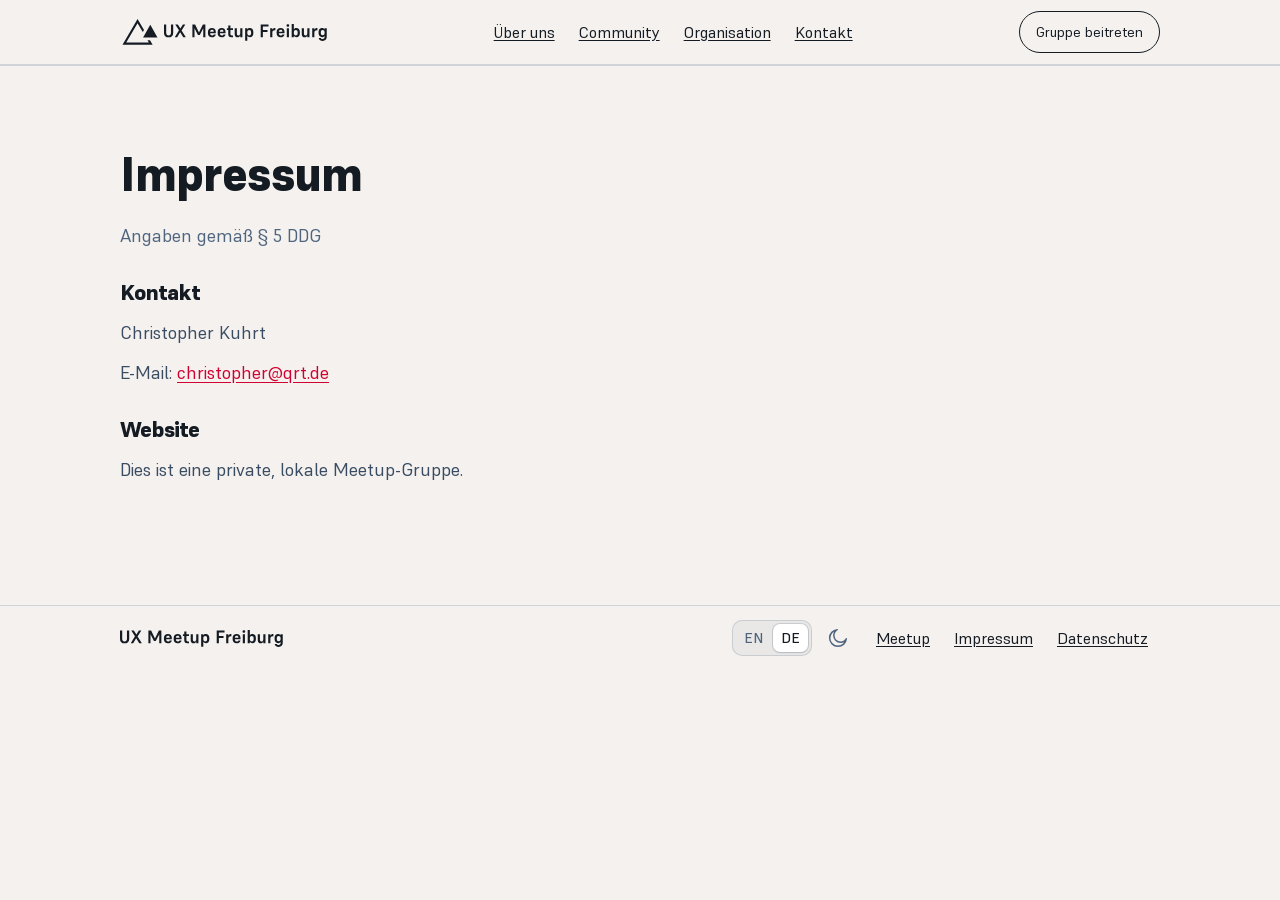
<file: impressum/index.html>
<!doctype html>
<!-- Generated by tools/build.mjs from index.html + content/ – edit those, not this file. -->
<html lang="de" data-page="legal">
<head>
<meta charset="utf-8">
<meta name="viewport" content="width=device-width, initial-scale=1, viewport-fit=cover">
<!-- build:head (generated by tools/build.mjs from content/site.json – do not edit by hand) -->
<title>Impressum – UX Meetup Freiburg</title>
<meta name="description" content="Impressum von uxmf.de, der Website des UX Meetup Freiburg – einer ehrenamtlich organisierten Community für UX, Product Design und Research.">
<link rel="canonical" href="https://uxmf.de/impressum/">
<link rel="alternate" hreflang="en" href="https://uxmf.de/en/legal-notice/">
<link rel="alternate" hreflang="de" href="https://uxmf.de/impressum/">
<link rel="alternate" hreflang="x-default" href="https://uxmf.de/en/legal-notice/">
<meta property="og:type" content="website">
<meta property="og:site_name" content="UX Meetup Freiburg">
<meta property="og:title" content="Impressum – UX Meetup Freiburg">
<meta property="og:description" content="Impressum von uxmf.de, der Website des UX Meetup Freiburg – einer ehrenamtlich organisierten Community für UX, Product Design und Research.">
<meta property="og:url" content="https://uxmf.de/impressum/">
<meta property="og:locale" content="de_DE">
<meta property="og:locale:alternate" content="en_US">
<meta property="og:image" content="https://uxmf.de/assets/images/og-image-de.png?v=922fa99f">
<meta property="og:image:type" content="image/png">
<meta property="og:image:width" content="1200">
<meta property="og:image:height" content="630">
<meta property="og:image:alt" content="UX Meetup Freiburg – Wo Freiburg sich trifft für bessere Produkte">
<meta name="twitter:card" content="summary_large_image">
<meta name="twitter:title" content="Impressum – UX Meetup Freiburg">
<meta name="twitter:description" content="Impressum von uxmf.de, der Website des UX Meetup Freiburg – einer ehrenamtlich organisierten Community für UX, Product Design und Research.">
<meta name="twitter:image" content="https://uxmf.de/assets/images/og-image-de.png?v=922fa99f">
<meta name="twitter:image:alt" content="UX Meetup Freiburg – Wo Freiburg sich trifft für bessere Produkte">
<!-- /build:head -->
<link rel="icon" href="/assets/logos/logo-mark-favicon.svg?v=8f0aa447" type="image/svg+xml" media="(prefers-color-scheme: light)" data-theme-favicon="light">
<link rel="icon" href="/assets/logos/logo-mark-favicon-dark.svg?v=a31119a7" type="image/svg+xml" media="(prefers-color-scheme: dark)" data-theme-favicon="dark">
<link rel="apple-touch-icon" href="/assets/logos/apple-touch-icon.png?v=7e583517">
<link rel="manifest" href="/site.webmanifest?v=f5d28548">
<meta name="theme-color" content="#f4f1ef" media="(prefers-color-scheme: light)">
<meta name="theme-color" content="#151b22" media="(prefers-color-scheme: dark)">
<link rel="preload" href="/fonts/Supreme-Regular.woff2?v=333ad36e" as="font" type="font/woff2" crossorigin>
<link rel="preload" href="/fonts/Supreme-Medium.woff2?v=36d7f7ea" as="font" type="font/woff2" crossorigin>
<link rel="preload" href="/fonts/Supreme-Extrabold.woff2?v=29b81427" as="font" type="font/woff2" crossorigin>
<style>
  /* Supreme (Fontshare, ITF Free Font License). woff2 first, ttf as fallback. */
  @font-face{font-family:"Supreme";src:url("/fonts/Supreme-Regular.woff2?v=333ad36e") format("woff2"),url("/fonts/Supreme-Regular.ttf?v=875a5650") format("truetype");font-weight:400;font-style:normal;font-display:swap}
  @font-face{font-family:"Supreme";src:url("/fonts/Supreme-Medium.woff2?v=36d7f7ea") format("woff2"),url("/fonts/Supreme-Medium.ttf?v=cd35aeb3") format("truetype");font-weight:500;font-style:normal;font-display:swap}
  @font-face{font-family:"Supreme";src:url("/fonts/Supreme-Extrabold.woff2?v=29b81427") format("woff2"),url("/fonts/Supreme-Extrabold.ttf?v=05e3668d") format("truetype");font-weight:800;font-style:normal;font-display:swap}

  /* Implemented from Figma "UX Freiburg Meetup" › Homepage (Desktop 1920 / Mobile 360, light + dark).
     Tokens mirror the Figma variables. Inlined in index.html so no stylesheet blocks the first render.

     Layer order decides the cascade, so selectors can stay flat (mostly one class):
     reset → tokens → base → type → layout → components → utilities */
  @layer reset, tokens, base, type, layout, components, utilities;

  /* ───────────────────────── reset ───────────────────────── */
  @layer reset{
    *{box-sizing:border-box}
    button{all:unset;box-sizing:border-box;cursor:pointer}
    p,h1,h2,h3,h4,dl,dd,ul{margin:0}
    ul{padding:0;list-style:none}
    /* <picture> only picks the image source; the <img> inside keeps its own layout */
    picture{display:contents}
    source{display:none} /* otherwise they become (empty) flex items next to the img */
  }

  /* ───────────────────────── tokens ───────────────────────── */
  @layer tokens{
    :root{
      /* palette (primitives) */
      --ink-900:#151b22; --ink-800:#283441; --ink-700:#394c61; --ink-600:#4f657e; --ink-400:#8d9eb1; --ink-300:#a5b3c2; --ink-200:#c9d2dc;
      --sand-100:#f4f1ef; --sand-200:#ebe7e3; --sand-300:#d9cfc7; --sand-700:#755e4b; --sand-900:#201914;
      --pink-500:#f4466c; --red-600:#D10030; --white:#ffffff;

      /* semantic colors: light-dark(light, dark), switched by color-scheme below */
      --page-bg:light-dark(var(--sand-100),var(--ink-900));
      --fg-strong:light-dark(var(--ink-900),var(--white));
      --fg-regular:light-dark(var(--ink-700),var(--ink-200));
      --fg-light:light-dark(var(--ink-600),var(--ink-400));
      --fg-inverse:light-dark(var(--white),var(--ink-900));
      --fg-brand:light-dark(var(--red-600),var(--pink-500));
      --surface100:light-dark(var(--white),var(--ink-800));
      --surface200:light-dark(var(--sand-100),var(--ink-700));
      --bg-inverse:light-dark(var(--ink-900),var(--white));
      --chip-bg:light-dark(var(--sand-200),var(--ink-900));
      --chip-stroke:light-dark(var(--sand-300),var(--ink-800));
      --chip-fg-strong:light-dark(var(--sand-900),var(--white));
      --chip-fg:light-dark(var(--sand-700),var(--ink-300));
      --btn-secondary:light-dark(var(--ink-900),var(--pink-500));
      --btn-primary-bg:light-dark(var(--pink-500),var(--ink-900));
      --brand:var(--pink-500); --stroke:#667d9540;
      --btn-on-secondary:light-dark(var(--white),var(--ink-900));
      --btn-on-primary:light-dark(var(--ink-900),var(--white)); 
      --fg-on-brand:var(--ink-900);
      --shadow-rgb:21 27 34;

      /* theme switches for non-color properties (images, icons) */
      --light-opacity:1; --dark-opacity:0; --logo-filter:none;
      --icon-in:translateY(0) rotate(0) scale(1);
      --moon-transform:var(--icon-in); --sun-transform:translateY(16px) rotate(35deg) scale(.7);

      /* fonts */
      --font-title:"Supreme", system-ui, sans-serif;
      --font-body:"Supreme", system-ui, sans-serif;
      --font-info:ui-monospace, Menlo, Consolas, monospace;
      --weight-regular:400; --weight-medium:500; --weight-heavy:800;

      /* type scale: size and line-height in rem, so both scale with the user's font size */
      --text-xs:.75rem;   --leading-xs:.75rem;       /* 12/12 */
      --text-sm:.875rem;  --leading-sm:1.5rem;       /* 14/24 */
      --text-md:1rem;     --leading-md:1.5rem;       /* 16/24 */
      --text-lg:1.125rem; --leading-lg:2rem;         /* 18/32 */
      --text-xl:1.375rem; --leading-xl:2.0625rem;    /* 22/33 */
      --text-heading-sm:1.375rem; --leading-heading-sm:2.0625rem; /* 22/33 */
      --text-heading-md:3rem;     --leading-heading-md:3.6rem;    /* 48/57.6 */
      --text-display-xl:6.5rem;   --leading-display-xl:120%;  /* 104/114.4 */
      --tracking-display-xl:-2px; --tracking-heading:-1px;

      /* spacing (4px grid: --space-N = N × 4px) */
      --space-1:4px; --space-2:8px; --space-3:12px; --space-4:16px; --space-5:20px; --space-6:24px;
      --space-8:32px; --space-12:48px; --space-20:80px; --space-32:128px;
      --section-pad:var(--space-20);
      --gutter:var(--space-4);

      /* shape, motion, layering */
      --radius-sm:4px; --radius-md:12px; --radius-pill:999px;
      --dur-theme:.25s; --dur-lift:128ms; --ease-spring:cubic-bezier(.22,1,.36,1);
      --z-header:40; --z-menu:50;

      color-scheme:light dark;
    }
    :root[data-theme="light"]{color-scheme:light}
    :root[data-theme="dark"]{color-scheme:dark}

    /* dark switches (colors are handled by light-dark() above) */
    @supports (color:light-dark(#000,#fff)){
      @media (prefers-color-scheme:dark){:root:not([data-theme="light"]){
        --light-opacity:0; --dark-opacity:1; --logo-filter:invert(1) brightness(2);
        --moon-transform:translateY(-16px) rotate(-35deg) scale(.7); --sun-transform:var(--icon-in)}}
      :root[data-theme="dark"]{
        --light-opacity:0; --dark-opacity:1; --logo-filter:invert(1) brightness(2);
        --moon-transform:translateY(-16px) rotate(-35deg) scale(.7); --sun-transform:var(--icon-in)}
    }
    /* browsers without light-dark() (before 2024) get the light theme */
    @supports not (color:light-dark(#000,#fff)){
      :root{
        --page-bg:var(--sand-100); --fg-strong:var(--ink-900); --fg-regular:var(--ink-700); --fg-light:var(--ink-600);
        --fg-inverse:var(--white); --fg-brand:var(--red-600); --surface100:var(--white); --surface200:var(--sand-100);
        --bg-inverse:var(--ink-900); --chip-bg:var(--sand-200); --chip-stroke:var(--sand-300); --chip-fg-strong:var(--sand-900);
        --chip-fg:var(--sand-700); --btn-secondary:var(--ink-900); --btn-primary-bg:var(--pink-500)}
    }

    /* Figma Mobile 360 */
    @media (max-width:720px){
      :root{
        --section-pad:var(--space-12);
        --text-display-xl:clamp(2.875rem,14.5vw,6.5rem); --leading-display-xl:1.1; --tracking-display-xl:-1px;
        --text-heading-md:1.75rem; --leading-heading-md:2.1rem;    /* 28/33.6 */
        --text-heading-sm:1.75rem; --leading-heading-sm:2.1rem;    /* 28/33.6 */
      }
    }
  }

  /* ───────────────────────── base ───────────────────────── */
  @layer base{
    html{scroll-behavior:smooth}
    body{margin:0;background:var(--page-bg);color:var(--fg-strong);font-family:var(--font-body);font-size:var(--text-md);line-height:var(--leading-md);-webkit-font-smoothing:antialiased}
    a{color:inherit}
    :focus-visible{outline:2px solid var(--brand);outline-offset:3px;border-radius:var(--radius-sm)}
    section[id]{scroll-margin-top:64px}
    @media (prefers-reduced-motion:reduce){html{scroll-behavior:auto}}
  }

  /* ───────────────────────── type (one class per Figma text style) ───────────────────────── */
  @layer type{
    .font-display-xl{font-family:var(--font-title);font-weight:var(--weight-heavy);font-size:var(--text-display-xl);line-height:var(--leading-display-xl);letter-spacing:var(--tracking-display-xl)}
    .font-heading-md{font-family:var(--font-title);font-weight:var(--weight-heavy);font-size:var(--text-heading-md);line-height:var(--leading-heading-md);letter-spacing:var(--tracking-heading);text-wrap:balance}
    .font-heading-sm{font-family:var(--font-title);font-weight:var(--weight-heavy);font-size:var(--text-heading-sm);line-height:var(--leading-heading-sm);letter-spacing:var(--tracking-heading)}
    .font-stat-number{font-family:var(--font-title);font-weight:var(--weight-heavy);font-size:3rem;line-height:3.6rem;letter-spacing:var(--tracking-heading)}
    .font-text-xl{font-family:var(--font-body);font-weight:var(--weight-regular);font-size:var(--text-xl);line-height:var(--leading-xl)}
    .font-text-lg{font-family:var(--font-body);font-weight:var(--weight-regular);font-size:var(--text-lg);line-height:var(--leading-lg)}
    .font-text-sm{font-family:var(--font-body);font-weight:var(--weight-regular);font-size:var(--text-sm);line-height:var(--leading-sm)}
    .font-text-xs{font-family:var(--font-info);font-weight:var(--weight-regular);font-size:var(--text-xs);line-height:var(--leading-xs)}
    .font-label{font-family:var(--font-body);font-weight:var(--weight-medium);font-size:var(--text-sm);line-height:var(--leading-sm)}
  }

  /* ───────────────────────── layout ───────────────────────── */
  @layer layout{
    .section{border-top:1px solid var(--stroke);padding:var(--section-pad) var(--gutter);display:flex;justify-content:center;position:relative}
    .wrap{width:100%;max-width:1040px;position:relative}
    /* --stack-gap is reset on every .stack so nested stacks don't inherit their parent's gap */
    .stack{--stack-gap:var(--space-4);display:flex;flex-direction:column;gap:var(--stack-gap)}
    .stack-xs{--stack-gap:var(--space-1)}
    .stack-sm{--stack-gap:var(--space-2)}
    .stack-md{--stack-gap:var(--space-5)}
    .stack-lg{--stack-gap:var(--space-6)}
    .stack-xl{--stack-gap:var(--space-8)}
  }

  /* ───────────────────────── components ───────────────────────── */
  @layer components{
    /* light/dark asset crossfade */
    .light-only{opacity:var(--light-opacity)}
    .dark-only{opacity:var(--dark-opacity)}

    /* card + chips */
    .card{background:var(--surface100);border-radius:var(--radius-md);padding:var(--space-6);transition:background-color var(--dur-theme) ease,border-color var(--dur-theme) ease}
    .chips{display:flex;flex-wrap:wrap;gap:var(--space-2) var(--space-1)}
    .chips.loose{gap:var(--space-2)}
    .chip{display:inline-flex;gap:var(--space-2);align-items:flex-end;padding:var(--space-1) var(--space-3);border:1px solid var(--chip-stroke);background:var(--chip-bg);border-radius:var(--radius-pill);font-size:var(--text-sm);line-height:var(--leading-sm);color:var(--chip-fg-strong);white-space:nowrap;transition:color var(--dur-theme) ease,background-color var(--dur-theme) ease,border-color var(--dur-theme) ease}
    .chip-count{color:var(--chip-fg)}

    /* buttons */
    .btn{display:inline-flex;align-items:center;justify-content:center;border:1px solid;border-radius:var(--radius-pill);text-decoration:none}
    .btn-outline{border-color:var(--btn-secondary);color:var(--btn-secondary);padding:var(--space-2) var(--space-4);font-size:var(--text-sm);line-height:var(--leading-sm);white-space:nowrap;transition:background .15s}
    .btn-outline:hover{background:color-mix(in srgb,var(--btn-secondary) 8%,transparent)}
    .btn-solid,.btn-primary{padding:var(--space-3) var(--space-5);font-size:var(--text-md);line-height:2rem;transition:transform var(--dur-lift) ease;will-change:transform}
    .btn-solid:hover,.btn-primary:hover{transform:translateY(-2px)}
    .btn-solid{background:var(--btn-secondary);border-color:var(--btn-secondary);color:var(--btn-on-secondary);align-self:flex-start}
    .btn-primary{display:flex;height:50px;background:var(--btn-primary-bg);border-color:var(--bg-inverse);color:var(--btn-on-primary);text-align:center}

    /* header + nav */
    .header{position:sticky;top:0;z-index:var(--z-header);border-bottom:1px solid var(--stroke);display:flex;justify-content:center;background:color-mix(in srgb,var(--page-bg) 78%,transparent);backdrop-filter:blur(14px);-webkit-backdrop-filter:blur(14px);transition:background-color var(--dur-theme) ease,border-color var(--dur-theme) ease}
    .nav{width:100%;max-width:1072px;height:64px;display:flex;align-items:center;justify-content:space-between;padding-inline:var(--gutter)}
    .nav-actions{display:flex;align-items:center;gap:var(--space-2)}
    .logo{display:flex;align-items:center;height:40px;text-decoration:none}
    .logo-svg{display:flex;align-items:center;gap:var(--space-1);color:var(--fg-strong)}
    .logo-svg .icon{filter:var(--logo-filter)}
    .logo-mark{width:40px;height:40px}
    .logo-word{width:auto;height:18px;margin-top:2px}
    .navlinks{flex:1;display:flex;align-items:center;justify-content:center;height:54px}
    .navlinks a,.footlinks a,.fmenu-links a{display:flex;align-items:center;height:54px;padding-inline:var(--space-3);font-size:var(--text-md);line-height:var(--leading-sm);color:var(--fg-strong);text-decoration:underline;text-underline-position:from-font}
    .navlinks a:hover,.footlinks a:hover{color:var(--fg-brand)}

    /* icons + theme toggle (Figma: Theme-Toggle 36×36, moon/sun 20) */
    .icon{flex:none;max-width:none}
    .ico-menu{display:block;width:24px;height:24px;fill:none;stroke:currentColor;stroke-width:2;stroke-linecap:round;stroke-linejoin:round}
    .ico-moon,.ico-sun{width:20px;height:20px;fill:none;stroke:currentColor;stroke-width:1.5;stroke-linecap:round;stroke-linejoin:round}
    .ico-moon{opacity:var(--light-opacity);transform:var(--moon-transform)}
    .ico-sun{opacity:var(--dark-opacity);transform:var(--sun-transform)}
    .theme-toggle{position:relative;display:flex;align-items:center;justify-content:center;width:36px;height:36px;padding:var(--space-2);border-radius:var(--radius-pill);color:var(--fg-light)}
    .theme-toggle:hover{background:color-mix(in srgb,var(--fg-strong) 8%,transparent)}
    .theme-toggle .icon,.fpill-theme .icon{position:absolute;left:50%;top:50%;margin:-10px;transition:opacity .3s ease,transform .5s var(--ease-spring),filter .35s ease}
    .theme-toggle .icon{transition:transform .5s var(--ease-spring),filter .35s ease}

    /* hero */
    .hero{min-height:85dvh;padding:var(--section-pad) var(--gutter);display:flex;justify-content:center;align-items:center;position:relative;overflow:hidden}
    .hero-art{position:absolute;right:var(--gutter);bottom:var(--space-8);width:780px;height:575px;pointer-events:none}
    .hero-art img{position:absolute;inset:0;width:100%;height:100%;transition:opacity .55s ease}
    .display{position:relative;max-width:850px}
    .display-copy{position:relative;z-index:1}
    .focus-graphic{position:absolute;inset:0;width:100%;height:100%;overflow:visible;pointer-events:none}
    .focus-shape{fill:color-mix(in srgb,var(--brand) 10%,transparent);stroke:var(--brand);stroke-width:1;stroke-dasharray:4 3;stroke-linejoin:round;stroke-linecap:round;vector-effect:non-scaling-stroke;animation:focus-march 3s linear infinite}
    @keyframes focus-march{to{stroke-dashoffset:-14}}
    .focus-tag{position:absolute;left:0;top:0;z-index:2;background:var(--brand);color:var(--fg-on-brand);letter-spacing:0;padding:2px var(--space-2);border-radius:var(--radius-sm);white-space:nowrap}
    .subtext{padding-block:var(--space-4);max-width:840px}

    /* stats */
    .stats{border-top:1px solid var(--stroke);display:flex;flex-wrap:wrap;max-width:1040px}
    .stat{flex:1 0 0;min-width:160px;max-width:240px;padding:var(--space-4);display:flex;flex-direction:column}
    .stat + .stat{border-left:1px solid var(--stroke)}
    .stat.sponsor{max-width:none}
    .stat-n{white-space:nowrap}
    .star,.stars{color:var(--brand)}
    .sponsor-logo{height:56px;padding-top:var(--space-2);display:flex;align-items:center}
    .sponsor-logo img{width:160px;height:40px}

    /* about */
    .about{display:flex;gap:var(--space-20);align-items:flex-start}
    .about-main{flex:1 0 0;min-width:0}
    .value{display:flex;padding-block:var(--space-4);border-bottom:1px solid var(--stroke)}
    .value:last-child{border-bottom:0}
    .value dt{width:96px;flex:none}
    .value dd{flex:1;min-width:0;color:var(--fg-regular)}

    /* rating */
    .rating{width:430px;flex:none}
    .rating-top{display:flex;gap:var(--space-2);align-items:center;margin-top:var(--space-2)}
    .rating-meta{display:flex;flex-direction:column;font-size:var(--text-sm);line-height:1rem;color:var(--fg-light)}
    .bars{margin-top:var(--space-4)}
    .bar{display:flex;align-items:center;gap:var(--space-4);font-size:var(--text-sm);line-height:var(--leading-sm);color:var(--fg-light);font-variant-numeric:tabular-nums}
    .track{flex:1;height:8px;border-radius:var(--radius-pill);background:var(--surface200);overflow:hidden}
    .fill{height:8px;border-radius:var(--radius-pill);background:var(--brand)}
    .bar .n{width:16px}

    /* community */
    .domains{margin-top:var(--space-1)}
    .domain{padding:var(--space-2);border-bottom:1px solid var(--stroke);font-weight:var(--weight-medium);color:var(--fg-regular)}

    /* team */
    .team{display:flex;gap:var(--space-4)}
    .person{flex:1 0 0;min-width:0;display:flex;flex-direction:column;gap:var(--space-4)}
    .portrait{width:256px;height:256px;max-width:100%}
    .portrait-placeholder{position:relative;width:256px;height:256px;max-width:100%;display:grid;place-items:center;color:var(--fg-light)}
    .portrait-placeholder::before{content:"";position:absolute;z-index:0;width:73%;aspect-ratio:1;border-radius:3%;background:var(--surface100);transform:rotate(-30deg)}
    .portrait-placeholder span{position:relative;z-index:1;font-size:3.25rem;line-height:1}
    .person-name{font-weight:var(--weight-medium);font-size:var(--text-xl);line-height:var(--leading-xl)}

    /* sponsoring / talk */
    .sponsoring{padding-bottom:var(--space-32)}
    .talk{background:var(--bg-inverse);color:var(--fg-inverse);border-radius:var(--radius-md);padding:var(--space-8);display:flex;gap:var(--space-12);transition:color var(--dur-theme) ease,background-color var(--dur-theme) ease,border-color var(--dur-theme) ease}
    .talk-col{flex:1 0 0;min-width:0}
    .email a{text-underline-offset:3px}

    /* footer */
    .footer{border-top:1px solid var(--stroke);display:flex;justify-content:center;padding-inline:var(--gutter)}
    .footer .nav{row-gap:var(--space-6)}
    .footlinks{flex:1;display:flex;align-items:center;justify-content:flex-end;padding-left:var(--space-12)}
    .foot-prefs{display:flex;align-items:center;gap:var(--space-2);margin-right:var(--space-2)}

    /* language switcher: segmented control, active segment raised */
    .lang-switch{display:flex;gap:2px;padding:3px;border:1px solid var(--stroke);border-radius:10px;background:color-mix(in srgb,var(--fg-strong) 4%,transparent)}
    .lang-switch a{display:block;height:auto;text-decoration:none;padding:2px var(--space-2);border-radius:7px;font-weight:var(--weight-medium);font-size:var(--text-sm);line-height:var(--leading-sm);color:var(--fg-light);transition:color .15s ease,background-color .15s ease}
    .lang-switch a:hover{color:var(--fg-strong)}
    .lang-switch a[aria-current="page"]{background:var(--surface100);color:var(--fg-strong);box-shadow:0 0 0 1px var(--stroke),0 1px 2px rgb(var(--shadow-rgb) / .12)}

    /* legal pages (impressum, privacy): plain text column */
    .legal-page{min-height:60vh}
    .prose{max-width:720px;color:var(--fg-regular)}
    .prose h1{color:var(--fg-strong);margin-bottom:var(--space-4)}
    .prose h2{color:var(--fg-strong);font-family:var(--font-title);font-weight:var(--weight-heavy);font-size:var(--text-xl);line-height:var(--leading-xl);letter-spacing:var(--tracking-heading);margin-top:var(--space-6)}
    .prose p,.prose ul{margin-block:var(--space-2);font-size:var(--text-lg);line-height:var(--leading-lg)}
    .prose ul{list-style:disc;padding-left:1.25em}
    .prose a{color:var(--fg-brand);text-underline-offset:3px}

    /* events (rendered by tools/build.mjs from content/events.json) */
    .events{display:grid;grid-template-columns:repeat(auto-fill,minmax(300px,1fr));gap:var(--space-4)}
    .event{display:flex;flex-direction:column;gap:var(--space-2)}
    .event time{color:var(--fg-brand)}
    .event-meta{color:var(--fg-light)}
    .event a{color:var(--fg-strong);text-underline-offset:3px;margin-top:auto}

    /* floating menu (Figma: Floating-Menu 153×48, Menu-Container 268×312 r28) — mobile only */
    .fmenu{display:none}

    /* ── responsive (Figma Mobile 360) ── */
    @media (max-width:1100px){
      .about{gap:var(--space-12)}
      .rating{width:380px}
    }
    @media (max-width:900px){
      .about{flex-direction:column}
      .rating{width:100%}
      .team{flex-direction:column}
      .person{flex-direction:row;align-items:center}
      .portrait{width:76.5px;height:76.5px}
      .portrait-placeholder{width:76.5px;height:76.5px;flex:none}
      .portrait-placeholder span{font-size:1.75rem}
      .talk{flex-direction:column;gap:var(--space-8)}
    }
    @media (max-width:720px){
      .logo-word{height:15px}
      .navlinks{display:none}
      .btn-outline{padding:var(--space-1) var(--space-3)}
      .sponsoring{padding-bottom:var(--section-pad)}
      .hero-art{right:0;top:var(--space-8);bottom:auto;width:360px;height:265px}
      .stat{max-width:none}
      .stat.sponsor{flex-basis:100%;border-left:0;border-top:1px solid var(--stroke)}
      .footer{padding-bottom:72px}
      .footer .nav{flex-direction:column;align-items:flex-start;height:auto;padding-block:var(--space-4)}
      .footlinks{flex-direction:column;align-items:flex-start;padding-left:0;justify-content:flex-start}
      .footlinks a{height:44px;font-size:var(--text-md);padding-inline:0}
      .foot-prefs{display:none} /* language lives in the menu, theme in the pill */

      .fmenu{display:block;position:fixed;z-index:var(--z-menu);right:var(--space-2);bottom:calc(9px + env(safe-area-inset-bottom,0px));width:300px;height:312px;pointer-events:none;
        border:1px solid var(--stroke);border-radius:28px;
        clip-path:inset(256px 7px 7px 108px round 24px);transition:clip-path .42s var(--ease-spring)}
      .fmenu.open{clip-path:inset(-1px round 28px);pointer-events:auto;background:var(--surface100);box-shadow:0 12px 40px rgb(var(--shadow-rgb) / .18)}
      .fpill{position:absolute;right:7px;bottom:7px;height:48px;display:flex;align-items:center;justify-content:space-between;border-radius:var(--radius-pill);background:var(--bg-inverse);color:var(--fg-inverse);pointer-events:auto}
      .fmenu.over-talk .fpill{background:var(--surface100);color:var(--fg-strong);box-shadow:0 0 0 1px var(--stroke),0 8px 24px rgb(var(--shadow-rgb) / .18)}
      .fpill button{display:flex;align-items:center;gap:var(--space-2);height:48px;font-weight:var(--weight-medium);font-size:var(--text-sm);line-height:var(--leading-sm)}
      .fpill-menu{padding:0 var(--space-4)}
      .fpill-div{width:1px;height:24px;background:var(--stroke)}
      .fpill-theme{position:relative;padding:0 var(--space-6)}
      .fmenu-links{position:absolute;left:-1px;top:-1px;width:268px;padding:var(--space-4) var(--space-4) 0;display:flex;flex-direction:column}
      /* links stagger: closing runs bottom-up, opening top-down (40ms steps) */
      /* bottom-left of the open panel: left edge on the link text, vertically centered on the pill */
      .fmenu-lang{position:absolute;left:24px;bottom:13px;--i:4}
      .fmenu-links a,.fmenu-lang{opacity:0;transform:translateY(8px);transition:opacity .3s ease,transform .3s var(--ease-spring);transition-delay:calc(.22s - var(--i) * .04s)}
      .fmenu-links a:nth-child(1){--i:0}
      .fmenu-links a:nth-child(2){--i:1}
      .fmenu-links a:nth-child(3){--i:2}
      .fmenu-links a:nth-child(4){--i:3}
      .fmenu.open .fmenu-links a,.fmenu.open .fmenu-lang{opacity:1;transform:none;transition-delay:calc(.1s + var(--i) * .04s)}
    }

    @media (prefers-reduced-motion:reduce){
      .focus-shape{animation:none}
    }
  }

  /* ───────────────────────── utilities ───────────────────────── */
  @layer utilities{
    .font-color-regular{color:var(--fg-regular)}
    .font-color-light{color:var(--fg-light)}
    .measure{max-width:850px}
  }
</style>
<script>/* runs before first paint. Keys must match THEME_KEY / LANG_KEY in js/main.js */
(()=>{const root=document.documentElement;
try{const theme=localStorage.getItem("uxfr-theme");if(theme)root.dataset.theme=theme}catch{}
/* First visit to the English home page with a German browser: go to /de/. A language picked in the switcher is stored and always wins. */
if(root.dataset.page==="home"&&root.lang==="en"){let lang=null;try{lang=localStorage.getItem("uxfr-lang")}catch{}
if(!lang&&(navigator.languages||[navigator.language]).map(l=>String(l).slice(0,2).toLowerCase()).find(l=>l==="en"||l==="de")==="de")location.replace("/de/"+location.hash)}})();</script>
</head>
<body id="top">
<header class="header">
  <nav class="nav" aria-label="Hauptnavigation" data-i18n-label="nav.main">
    <a class="logo" href="/de/" aria-label="UX Meetup Freiburg – Startseite" data-i18n-label="nav.home">
      <span class="logo-svg" aria-hidden="true"><img class="icon logo-mark" src="/assets/logos/logo-mark.svg?v=f7200659" alt="" width="40" height="40"><img class="icon logo-word" src="/assets/logos/wordmark.svg?v=60cf442c" alt="" width="127" height="14"></span>
    </a>
    <div class="navlinks">
      <a href="/de/#about" data-i18n="nav.about">Über uns</a>
      <a href="/de/#community" data-i18n="nav.community">Community</a>
      <a href="/de/#organizer" data-i18n="nav.organizer">Organisation</a>
      <a href="/de/#contact" data-i18n="nav.contact">Kontakt</a>
    </div>
    <div class="nav-actions">
      <a class="btn btn-outline" href="https://www.meetup.com/ux-meetup-freiburg/" target="_blank" rel="noopener noreferrer" data-i18n="nav.join">Gruppe beitreten</a>
    </div>
  </nav>
</header>

<div class="fmenu" id="fmenu">
  <nav class="fmenu-links" id="fmenu-links" aria-label="Seitennavigation" data-i18n-label="nav.sections">
    <a href="/de/#about" data-i18n="nav.about">Über uns</a>
    <a href="/de/#community" data-i18n="nav.community">Community</a>
    <a href="/de/#organizer" data-i18n="nav.organizer">Organisation</a>
    <a href="/de/#contact" data-i18n="nav.contact">Kontakt</a>
  </nav>
  <nav class="lang-switch fmenu-lang" aria-label="Sprache" data-i18n-label="lang.label">
    <a href="/en/legal-notice/" hreflang="en" lang="en" data-lang-link="en" aria-label="EN – English">EN</a>
    <a href="/impressum/" hreflang="de" lang="de" data-lang-link="de" aria-label="DE – Deutsch" aria-current="page">DE</a>
  </nav>
  <div class="fpill">
    <button class="fpill-menu" type="button" id="fmenu-btn" aria-expanded="false" aria-controls="fmenu-links"><svg class="icon ico-menu" aria-hidden="true" viewBox="0 0 24 24"><path d="M3 12H21M3 6H21M3 18H15"/></svg><span data-i18n="nav.menu">Menü</span></button>
    <span class="fpill-div" aria-hidden="true"></span>
    <button class="fpill-theme" type="button" data-theme-toggle aria-label="Switch to dark mode"><svg class="icon ico-moon" aria-hidden="true" viewBox="0 0 20 20"><path d="M18.2957 10.797C17.1482 12.8097 14.9826 14.1667 12.5 14.1667C8.81806 14.1667 5.83329 11.182 5.83329 7.50007C5.83329 5.01726 7.19052 2.85146 9.20352 1.7041C4.97475 2.10506 1.66663 5.66614 1.66663 9.99987C1.66663 14.6022 5.39759 18.3332 9.99996 18.3332C14.3335 18.3332 17.8944 15.0254 18.2957 10.797Z"/></svg><svg class="icon ico-sun" aria-hidden="true" viewBox="0 0 20 20"><path d="M9.99984 1.66699V3.33366M9.99984 16.667V18.3337M3.33317 10.0003H1.6665M5.2616 5.26209L4.08309 4.08358M14.7381 5.26209L15.9166 4.08358M5.2616 14.742L4.08309 15.9205M14.7381 14.742L15.9166 15.9205M18.3332 10.0003H16.6665M14.1665 10.0003C14.1665 12.3015 12.301 14.167 9.99984 14.167C7.69865 14.167 5.83317 12.3015 5.83317 10.0003C5.83317 7.69914 7.69865 5.83366 9.99984 5.83366C12.301 5.83366 14.1665 7.69914 14.1665 10.0003Z"/></svg></button>
  </div>
</div>

<main>
  <section class="section legal-page">
    <div class="wrap">
      <div class="prose">
        <h1 class="font-heading-md">Impressum</h1>
        <p class="font-color-light">Angaben gemäß § 5 DDG</p>
        <h2>Kontakt</h2>
        <p>Christopher Kuhrt</p>
        <p>E-Mail: <a href="mailto:christopher@qrt.de">christopher@qrt.de</a></p>
        <h2>Website</h2>
        <p>Dies ist eine private, lokale Meetup-Gruppe.</p>
      </div>
    </div>
  </section>
</main>

<footer class="footer">
  <nav class="nav" aria-label="Footer" data-i18n-label="nav.footer">
    <a class="logo" href="/de/" aria-label="UX Meetup Freiburg – Startseite" data-i18n-label="nav.home">
      <span class="logo-svg" aria-hidden="true"><img class="icon logo-word" src="/assets/logos/wordmark.svg?v=60cf442c" alt="" width="127" height="14"></span>
    </a>
    <div class="footlinks">
      <div class="foot-prefs">
        <nav class="lang-switch" aria-label="Sprache" data-i18n-label="lang.label">
          <a href="/en/legal-notice/" hreflang="en" lang="en" data-lang-link="en" aria-label="EN – English">EN</a>
          <a href="/impressum/" hreflang="de" lang="de" data-lang-link="de" aria-label="DE – Deutsch" aria-current="page">DE</a>
        </nav>
        <button class="theme-toggle" type="button" data-theme-toggle aria-label="Switch to dark mode"><svg class="icon ico-moon" aria-hidden="true" viewBox="0 0 20 20"><path d="M18.2957 10.797C17.1482 12.8097 14.9826 14.1667 12.5 14.1667C8.81806 14.1667 5.83329 11.182 5.83329 7.50007C5.83329 5.01726 7.19052 2.85146 9.20352 1.7041C4.97475 2.10506 1.66663 5.66614 1.66663 9.99987C1.66663 14.6022 5.39759 18.3332 9.99996 18.3332C14.3335 18.3332 17.8944 15.0254 18.2957 10.797Z"/></svg><svg class="icon ico-sun" aria-hidden="true" viewBox="0 0 20 20"><path d="M9.99984 1.66699V3.33366M9.99984 16.667V18.3337M3.33317 10.0003H1.6665M5.2616 5.26209L4.08309 4.08358M14.7381 5.26209L15.9166 4.08358M5.2616 14.742L4.08309 15.9205M14.7381 14.742L15.9166 15.9205M18.3332 10.0003H16.6665M14.1665 10.0003C14.1665 12.3015 12.301 14.167 9.99984 14.167C7.69865 14.167 5.83317 12.3015 5.83317 10.0003C5.83317 7.69914 7.69865 5.83366 9.99984 5.83366C12.301 5.83366 14.1665 7.69914 14.1665 10.0003Z"/></svg></button>
      </div>
      <a href="https://www.meetup.com/ux-meetup-freiburg/" target="_blank" rel="noopener noreferrer">Meetup</a>
      <a href="/impressum/" data-page-link="legal" data-i18n="footer.imprint">Impressum</a>
      <a href="/datenschutz/" data-page-link="privacy" data-i18n="footer.privacy">Datenschutz</a>
    </div>
  </nav>
</footer>
<script src="/js/main.js?v=0243111c"></script>
</body>
</html>
</file>
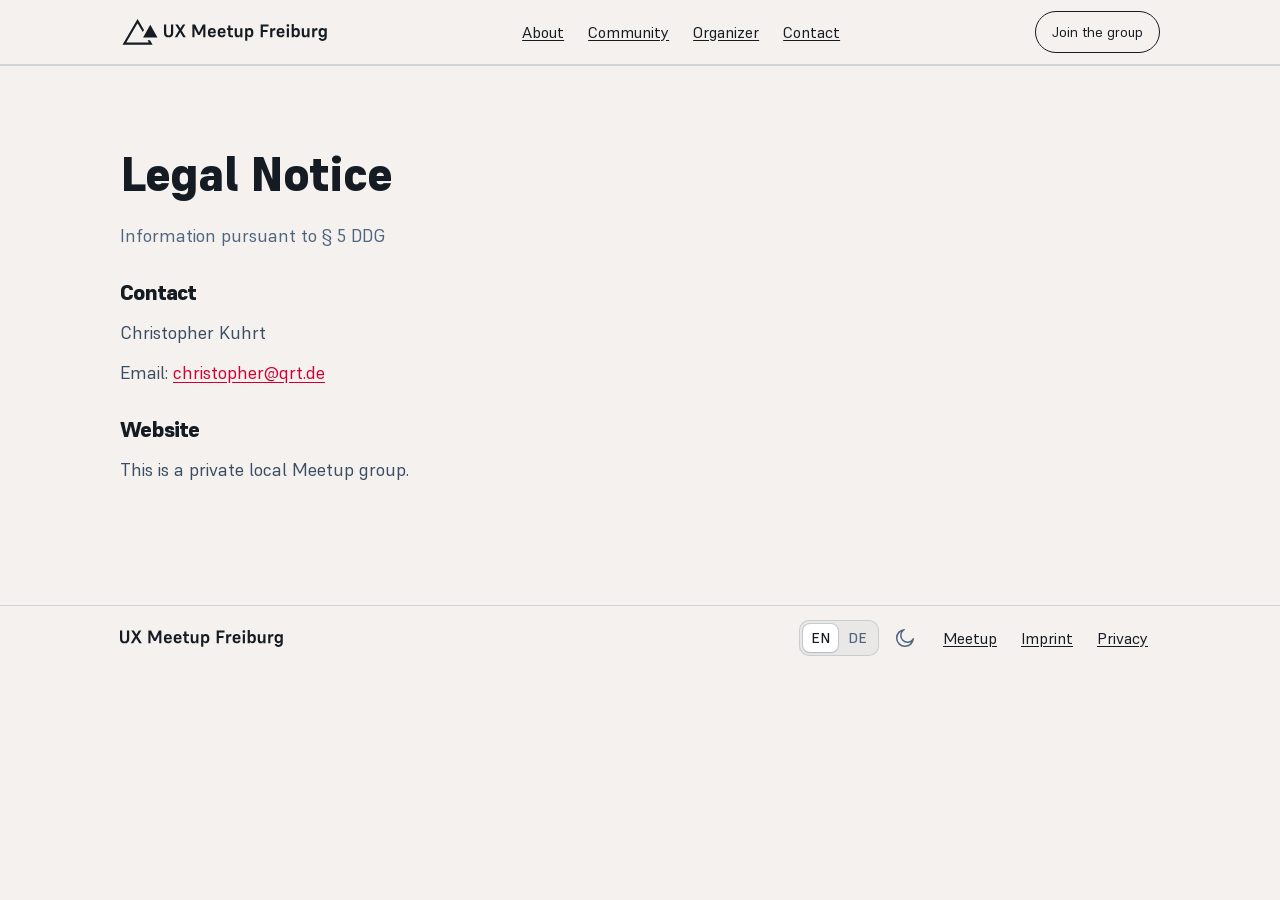
<file: en/legal-notice/index.html>
<!doctype html>
<!-- Generated by tools/build.mjs from index.html + content/ – edit those, not this file. -->
<html lang="en" data-page="legal">
<head>
<meta charset="utf-8">
<meta name="viewport" content="width=device-width, initial-scale=1, viewport-fit=cover">
<!-- build:head (generated by tools/build.mjs from content/site.json – do not edit by hand) -->
<title>Legal Notice – UX Meetup Freiburg</title>
<meta name="description" content="Legal notice (Impressum) for uxmf.de, the website of UX Meetup Freiburg, a volunteer-run community for UX, product design and research.">
<link rel="canonical" href="https://uxmf.de/en/legal-notice/">
<link rel="alternate" hreflang="en" href="https://uxmf.de/en/legal-notice/">
<link rel="alternate" hreflang="de" href="https://uxmf.de/impressum/">
<link rel="alternate" hreflang="x-default" href="https://uxmf.de/en/legal-notice/">
<meta property="og:type" content="website">
<meta property="og:site_name" content="UX Meetup Freiburg">
<meta property="og:title" content="Legal Notice – UX Meetup Freiburg">
<meta property="og:description" content="Legal notice (Impressum) for uxmf.de, the website of UX Meetup Freiburg, a volunteer-run community for UX, product design and research.">
<meta property="og:url" content="https://uxmf.de/en/legal-notice/">
<meta property="og:locale" content="en_US">
<meta property="og:locale:alternate" content="de_DE">
<meta property="og:image" content="https://uxmf.de/assets/images/og-image-en.png?v=9dc483ea">
<meta property="og:image:type" content="image/png">
<meta property="og:image:width" content="1200">
<meta property="og:image:height" content="630">
<meta property="og:image:alt" content="UX Meetup Freiburg – Where Freiburg meets to build better products">
<meta name="twitter:card" content="summary_large_image">
<meta name="twitter:title" content="Legal Notice – UX Meetup Freiburg">
<meta name="twitter:description" content="Legal notice (Impressum) for uxmf.de, the website of UX Meetup Freiburg, a volunteer-run community for UX, product design and research.">
<meta name="twitter:image" content="https://uxmf.de/assets/images/og-image-en.png?v=9dc483ea">
<meta name="twitter:image:alt" content="UX Meetup Freiburg – Where Freiburg meets to build better products">
<!-- /build:head -->
<link rel="icon" href="/assets/logos/logo-mark-favicon.svg?v=8f0aa447" type="image/svg+xml" media="(prefers-color-scheme: light)" data-theme-favicon="light">
<link rel="icon" href="/assets/logos/logo-mark-favicon-dark.svg?v=a31119a7" type="image/svg+xml" media="(prefers-color-scheme: dark)" data-theme-favicon="dark">
<link rel="apple-touch-icon" href="/assets/logos/apple-touch-icon.png?v=7e583517">
<link rel="manifest" href="/site.webmanifest?v=f5d28548">
<meta name="theme-color" content="#f4f1ef" media="(prefers-color-scheme: light)">
<meta name="theme-color" content="#151b22" media="(prefers-color-scheme: dark)">
<link rel="preload" href="/fonts/Supreme-Regular.woff2?v=333ad36e" as="font" type="font/woff2" crossorigin>
<link rel="preload" href="/fonts/Supreme-Medium.woff2?v=36d7f7ea" as="font" type="font/woff2" crossorigin>
<link rel="preload" href="/fonts/Supreme-Extrabold.woff2?v=29b81427" as="font" type="font/woff2" crossorigin>
<style>
  /* Supreme (Fontshare, ITF Free Font License). woff2 first, ttf as fallback. */
  @font-face{font-family:"Supreme";src:url("/fonts/Supreme-Regular.woff2?v=333ad36e") format("woff2"),url("/fonts/Supreme-Regular.ttf?v=875a5650") format("truetype");font-weight:400;font-style:normal;font-display:swap}
  @font-face{font-family:"Supreme";src:url("/fonts/Supreme-Medium.woff2?v=36d7f7ea") format("woff2"),url("/fonts/Supreme-Medium.ttf?v=cd35aeb3") format("truetype");font-weight:500;font-style:normal;font-display:swap}
  @font-face{font-family:"Supreme";src:url("/fonts/Supreme-Extrabold.woff2?v=29b81427") format("woff2"),url("/fonts/Supreme-Extrabold.ttf?v=05e3668d") format("truetype");font-weight:800;font-style:normal;font-display:swap}

  /* Implemented from Figma "UX Freiburg Meetup" › Homepage (Desktop 1920 / Mobile 360, light + dark).
     Tokens mirror the Figma variables. Inlined in index.html so no stylesheet blocks the first render.

     Layer order decides the cascade, so selectors can stay flat (mostly one class):
     reset → tokens → base → type → layout → components → utilities */
  @layer reset, tokens, base, type, layout, components, utilities;

  /* ───────────────────────── reset ───────────────────────── */
  @layer reset{
    *{box-sizing:border-box}
    button{all:unset;box-sizing:border-box;cursor:pointer}
    p,h1,h2,h3,h4,dl,dd,ul{margin:0}
    ul{padding:0;list-style:none}
    /* <picture> only picks the image source; the <img> inside keeps its own layout */
    picture{display:contents}
    source{display:none} /* otherwise they become (empty) flex items next to the img */
  }

  /* ───────────────────────── tokens ───────────────────────── */
  @layer tokens{
    :root{
      /* palette (primitives) */
      --ink-900:#151b22; --ink-800:#283441; --ink-700:#394c61; --ink-600:#4f657e; --ink-400:#8d9eb1; --ink-300:#a5b3c2; --ink-200:#c9d2dc;
      --sand-100:#f4f1ef; --sand-200:#ebe7e3; --sand-300:#d9cfc7; --sand-700:#755e4b; --sand-900:#201914;
      --pink-500:#f4466c; --red-600:#D10030; --white:#ffffff;

      /* semantic colors: light-dark(light, dark), switched by color-scheme below */
      --page-bg:light-dark(var(--sand-100),var(--ink-900));
      --fg-strong:light-dark(var(--ink-900),var(--white));
      --fg-regular:light-dark(var(--ink-700),var(--ink-200));
      --fg-light:light-dark(var(--ink-600),var(--ink-400));
      --fg-inverse:light-dark(var(--white),var(--ink-900));
      --fg-brand:light-dark(var(--red-600),var(--pink-500));
      --surface100:light-dark(var(--white),var(--ink-800));
      --surface200:light-dark(var(--sand-100),var(--ink-700));
      --bg-inverse:light-dark(var(--ink-900),var(--white));
      --chip-bg:light-dark(var(--sand-200),var(--ink-900));
      --chip-stroke:light-dark(var(--sand-300),var(--ink-800));
      --chip-fg-strong:light-dark(var(--sand-900),var(--white));
      --chip-fg:light-dark(var(--sand-700),var(--ink-300));
      --btn-secondary:light-dark(var(--ink-900),var(--pink-500));
      --btn-primary-bg:light-dark(var(--pink-500),var(--ink-900));
      --brand:var(--pink-500); --stroke:#667d9540;
      --btn-on-secondary:light-dark(var(--white),var(--ink-900));
      --btn-on-primary:light-dark(var(--ink-900),var(--white)); 
      --fg-on-brand:var(--ink-900);
      --shadow-rgb:21 27 34;

      /* theme switches for non-color properties (images, icons) */
      --light-opacity:1; --dark-opacity:0; --logo-filter:none;
      --icon-in:translateY(0) rotate(0) scale(1);
      --moon-transform:var(--icon-in); --sun-transform:translateY(16px) rotate(35deg) scale(.7);

      /* fonts */
      --font-title:"Supreme", system-ui, sans-serif;
      --font-body:"Supreme", system-ui, sans-serif;
      --font-info:ui-monospace, Menlo, Consolas, monospace;
      --weight-regular:400; --weight-medium:500; --weight-heavy:800;

      /* type scale: size and line-height in rem, so both scale with the user's font size */
      --text-xs:.75rem;   --leading-xs:.75rem;       /* 12/12 */
      --text-sm:.875rem;  --leading-sm:1.5rem;       /* 14/24 */
      --text-md:1rem;     --leading-md:1.5rem;       /* 16/24 */
      --text-lg:1.125rem; --leading-lg:2rem;         /* 18/32 */
      --text-xl:1.375rem; --leading-xl:2.0625rem;    /* 22/33 */
      --text-heading-sm:1.375rem; --leading-heading-sm:2.0625rem; /* 22/33 */
      --text-heading-md:3rem;     --leading-heading-md:3.6rem;    /* 48/57.6 */
      --text-display-xl:6.5rem;   --leading-display-xl:120%;  /* 104/114.4 */
      --tracking-display-xl:-2px; --tracking-heading:-1px;

      /* spacing (4px grid: --space-N = N × 4px) */
      --space-1:4px; --space-2:8px; --space-3:12px; --space-4:16px; --space-5:20px; --space-6:24px;
      --space-8:32px; --space-12:48px; --space-20:80px; --space-32:128px;
      --section-pad:var(--space-20);
      --gutter:var(--space-4);

      /* shape, motion, layering */
      --radius-sm:4px; --radius-md:12px; --radius-pill:999px;
      --dur-theme:.25s; --dur-lift:128ms; --ease-spring:cubic-bezier(.22,1,.36,1);
      --z-header:40; --z-menu:50;

      color-scheme:light dark;
    }
    :root[data-theme="light"]{color-scheme:light}
    :root[data-theme="dark"]{color-scheme:dark}

    /* dark switches (colors are handled by light-dark() above) */
    @supports (color:light-dark(#000,#fff)){
      @media (prefers-color-scheme:dark){:root:not([data-theme="light"]){
        --light-opacity:0; --dark-opacity:1; --logo-filter:invert(1) brightness(2);
        --moon-transform:translateY(-16px) rotate(-35deg) scale(.7); --sun-transform:var(--icon-in)}}
      :root[data-theme="dark"]{
        --light-opacity:0; --dark-opacity:1; --logo-filter:invert(1) brightness(2);
        --moon-transform:translateY(-16px) rotate(-35deg) scale(.7); --sun-transform:var(--icon-in)}
    }
    /* browsers without light-dark() (before 2024) get the light theme */
    @supports not (color:light-dark(#000,#fff)){
      :root{
        --page-bg:var(--sand-100); --fg-strong:var(--ink-900); --fg-regular:var(--ink-700); --fg-light:var(--ink-600);
        --fg-inverse:var(--white); --fg-brand:var(--red-600); --surface100:var(--white); --surface200:var(--sand-100);
        --bg-inverse:var(--ink-900); --chip-bg:var(--sand-200); --chip-stroke:var(--sand-300); --chip-fg-strong:var(--sand-900);
        --chip-fg:var(--sand-700); --btn-secondary:var(--ink-900); --btn-primary-bg:var(--pink-500)}
    }

    /* Figma Mobile 360 */
    @media (max-width:720px){
      :root{
        --section-pad:var(--space-12);
        --text-display-xl:clamp(2.875rem,14.5vw,6.5rem); --leading-display-xl:1.1; --tracking-display-xl:-1px;
        --text-heading-md:1.75rem; --leading-heading-md:2.1rem;    /* 28/33.6 */
        --text-heading-sm:1.75rem; --leading-heading-sm:2.1rem;    /* 28/33.6 */
      }
    }
  }

  /* ───────────────────────── base ───────────────────────── */
  @layer base{
    html{scroll-behavior:smooth}
    body{margin:0;background:var(--page-bg);color:var(--fg-strong);font-family:var(--font-body);font-size:var(--text-md);line-height:var(--leading-md);-webkit-font-smoothing:antialiased}
    a{color:inherit}
    :focus-visible{outline:2px solid var(--brand);outline-offset:3px;border-radius:var(--radius-sm)}
    section[id]{scroll-margin-top:64px}
    @media (prefers-reduced-motion:reduce){html{scroll-behavior:auto}}
  }

  /* ───────────────────────── type (one class per Figma text style) ───────────────────────── */
  @layer type{
    .font-display-xl{font-family:var(--font-title);font-weight:var(--weight-heavy);font-size:var(--text-display-xl);line-height:var(--leading-display-xl);letter-spacing:var(--tracking-display-xl)}
    .font-heading-md{font-family:var(--font-title);font-weight:var(--weight-heavy);font-size:var(--text-heading-md);line-height:var(--leading-heading-md);letter-spacing:var(--tracking-heading);text-wrap:balance}
    .font-heading-sm{font-family:var(--font-title);font-weight:var(--weight-heavy);font-size:var(--text-heading-sm);line-height:var(--leading-heading-sm);letter-spacing:var(--tracking-heading)}
    .font-stat-number{font-family:var(--font-title);font-weight:var(--weight-heavy);font-size:3rem;line-height:3.6rem;letter-spacing:var(--tracking-heading)}
    .font-text-xl{font-family:var(--font-body);font-weight:var(--weight-regular);font-size:var(--text-xl);line-height:var(--leading-xl)}
    .font-text-lg{font-family:var(--font-body);font-weight:var(--weight-regular);font-size:var(--text-lg);line-height:var(--leading-lg)}
    .font-text-sm{font-family:var(--font-body);font-weight:var(--weight-regular);font-size:var(--text-sm);line-height:var(--leading-sm)}
    .font-text-xs{font-family:var(--font-info);font-weight:var(--weight-regular);font-size:var(--text-xs);line-height:var(--leading-xs)}
    .font-label{font-family:var(--font-body);font-weight:var(--weight-medium);font-size:var(--text-sm);line-height:var(--leading-sm)}
  }

  /* ───────────────────────── layout ───────────────────────── */
  @layer layout{
    .section{border-top:1px solid var(--stroke);padding:var(--section-pad) var(--gutter);display:flex;justify-content:center;position:relative}
    .wrap{width:100%;max-width:1040px;position:relative}
    /* --stack-gap is reset on every .stack so nested stacks don't inherit their parent's gap */
    .stack{--stack-gap:var(--space-4);display:flex;flex-direction:column;gap:var(--stack-gap)}
    .stack-xs{--stack-gap:var(--space-1)}
    .stack-sm{--stack-gap:var(--space-2)}
    .stack-md{--stack-gap:var(--space-5)}
    .stack-lg{--stack-gap:var(--space-6)}
    .stack-xl{--stack-gap:var(--space-8)}
  }

  /* ───────────────────────── components ───────────────────────── */
  @layer components{
    /* light/dark asset crossfade */
    .light-only{opacity:var(--light-opacity)}
    .dark-only{opacity:var(--dark-opacity)}

    /* card + chips */
    .card{background:var(--surface100);border-radius:var(--radius-md);padding:var(--space-6);transition:background-color var(--dur-theme) ease,border-color var(--dur-theme) ease}
    .chips{display:flex;flex-wrap:wrap;gap:var(--space-2) var(--space-1)}
    .chips.loose{gap:var(--space-2)}
    .chip{display:inline-flex;gap:var(--space-2);align-items:flex-end;padding:var(--space-1) var(--space-3);border:1px solid var(--chip-stroke);background:var(--chip-bg);border-radius:var(--radius-pill);font-size:var(--text-sm);line-height:var(--leading-sm);color:var(--chip-fg-strong);white-space:nowrap;transition:color var(--dur-theme) ease,background-color var(--dur-theme) ease,border-color var(--dur-theme) ease}
    .chip-count{color:var(--chip-fg)}

    /* buttons */
    .btn{display:inline-flex;align-items:center;justify-content:center;border:1px solid;border-radius:var(--radius-pill);text-decoration:none}
    .btn-outline{border-color:var(--btn-secondary);color:var(--btn-secondary);padding:var(--space-2) var(--space-4);font-size:var(--text-sm);line-height:var(--leading-sm);white-space:nowrap;transition:background .15s}
    .btn-outline:hover{background:color-mix(in srgb,var(--btn-secondary) 8%,transparent)}
    .btn-solid,.btn-primary{padding:var(--space-3) var(--space-5);font-size:var(--text-md);line-height:2rem;transition:transform var(--dur-lift) ease;will-change:transform}
    .btn-solid:hover,.btn-primary:hover{transform:translateY(-2px)}
    .btn-solid{background:var(--btn-secondary);border-color:var(--btn-secondary);color:var(--btn-on-secondary);align-self:flex-start}
    .btn-primary{display:flex;height:50px;background:var(--btn-primary-bg);border-color:var(--bg-inverse);color:var(--btn-on-primary);text-align:center}

    /* header + nav */
    .header{position:sticky;top:0;z-index:var(--z-header);border-bottom:1px solid var(--stroke);display:flex;justify-content:center;background:color-mix(in srgb,var(--page-bg) 78%,transparent);backdrop-filter:blur(14px);-webkit-backdrop-filter:blur(14px);transition:background-color var(--dur-theme) ease,border-color var(--dur-theme) ease}
    .nav{width:100%;max-width:1072px;height:64px;display:flex;align-items:center;justify-content:space-between;padding-inline:var(--gutter)}
    .nav-actions{display:flex;align-items:center;gap:var(--space-2)}
    .logo{display:flex;align-items:center;height:40px;text-decoration:none}
    .logo-svg{display:flex;align-items:center;gap:var(--space-1);color:var(--fg-strong)}
    .logo-svg .icon{filter:var(--logo-filter)}
    .logo-mark{width:40px;height:40px}
    .logo-word{width:auto;height:18px;margin-top:2px}
    .navlinks{flex:1;display:flex;align-items:center;justify-content:center;height:54px}
    .navlinks a,.footlinks a,.fmenu-links a{display:flex;align-items:center;height:54px;padding-inline:var(--space-3);font-size:var(--text-md);line-height:var(--leading-sm);color:var(--fg-strong);text-decoration:underline;text-underline-position:from-font}
    .navlinks a:hover,.footlinks a:hover{color:var(--fg-brand)}

    /* icons + theme toggle (Figma: Theme-Toggle 36×36, moon/sun 20) */
    .icon{flex:none;max-width:none}
    .ico-menu{display:block;width:24px;height:24px;fill:none;stroke:currentColor;stroke-width:2;stroke-linecap:round;stroke-linejoin:round}
    .ico-moon,.ico-sun{width:20px;height:20px;fill:none;stroke:currentColor;stroke-width:1.5;stroke-linecap:round;stroke-linejoin:round}
    .ico-moon{opacity:var(--light-opacity);transform:var(--moon-transform)}
    .ico-sun{opacity:var(--dark-opacity);transform:var(--sun-transform)}
    .theme-toggle{position:relative;display:flex;align-items:center;justify-content:center;width:36px;height:36px;padding:var(--space-2);border-radius:var(--radius-pill);color:var(--fg-light)}
    .theme-toggle:hover{background:color-mix(in srgb,var(--fg-strong) 8%,transparent)}
    .theme-toggle .icon,.fpill-theme .icon{position:absolute;left:50%;top:50%;margin:-10px;transition:opacity .3s ease,transform .5s var(--ease-spring),filter .35s ease}
    .theme-toggle .icon{transition:transform .5s var(--ease-spring),filter .35s ease}

    /* hero */
    .hero{min-height:85dvh;padding:var(--section-pad) var(--gutter);display:flex;justify-content:center;align-items:center;position:relative;overflow:hidden}
    .hero-art{position:absolute;right:var(--gutter);bottom:var(--space-8);width:780px;height:575px;pointer-events:none}
    .hero-art img{position:absolute;inset:0;width:100%;height:100%;transition:opacity .55s ease}
    .display{position:relative;max-width:850px}
    .display-copy{position:relative;z-index:1}
    .focus-graphic{position:absolute;inset:0;width:100%;height:100%;overflow:visible;pointer-events:none}
    .focus-shape{fill:color-mix(in srgb,var(--brand) 10%,transparent);stroke:var(--brand);stroke-width:1;stroke-dasharray:4 3;stroke-linejoin:round;stroke-linecap:round;vector-effect:non-scaling-stroke;animation:focus-march 3s linear infinite}
    @keyframes focus-march{to{stroke-dashoffset:-14}}
    .focus-tag{position:absolute;left:0;top:0;z-index:2;background:var(--brand);color:var(--fg-on-brand);letter-spacing:0;padding:2px var(--space-2);border-radius:var(--radius-sm);white-space:nowrap}
    .subtext{padding-block:var(--space-4);max-width:840px}

    /* stats */
    .stats{border-top:1px solid var(--stroke);display:flex;flex-wrap:wrap;max-width:1040px}
    .stat{flex:1 0 0;min-width:160px;max-width:240px;padding:var(--space-4);display:flex;flex-direction:column}
    .stat + .stat{border-left:1px solid var(--stroke)}
    .stat.sponsor{max-width:none}
    .stat-n{white-space:nowrap}
    .star,.stars{color:var(--brand)}
    .sponsor-logo{height:56px;padding-top:var(--space-2);display:flex;align-items:center}
    .sponsor-logo img{width:160px;height:40px}

    /* about */
    .about{display:flex;gap:var(--space-20);align-items:flex-start}
    .about-main{flex:1 0 0;min-width:0}
    .value{display:flex;padding-block:var(--space-4);border-bottom:1px solid var(--stroke)}
    .value:last-child{border-bottom:0}
    .value dt{width:96px;flex:none}
    .value dd{flex:1;min-width:0;color:var(--fg-regular)}

    /* rating */
    .rating{width:430px;flex:none}
    .rating-top{display:flex;gap:var(--space-2);align-items:center;margin-top:var(--space-2)}
    .rating-meta{display:flex;flex-direction:column;font-size:var(--text-sm);line-height:1rem;color:var(--fg-light)}
    .bars{margin-top:var(--space-4)}
    .bar{display:flex;align-items:center;gap:var(--space-4);font-size:var(--text-sm);line-height:var(--leading-sm);color:var(--fg-light);font-variant-numeric:tabular-nums}
    .track{flex:1;height:8px;border-radius:var(--radius-pill);background:var(--surface200);overflow:hidden}
    .fill{height:8px;border-radius:var(--radius-pill);background:var(--brand)}
    .bar .n{width:16px}

    /* community */
    .domains{margin-top:var(--space-1)}
    .domain{padding:var(--space-2);border-bottom:1px solid var(--stroke);font-weight:var(--weight-medium);color:var(--fg-regular)}

    /* team */
    .team{display:flex;gap:var(--space-4)}
    .person{flex:1 0 0;min-width:0;display:flex;flex-direction:column;gap:var(--space-4)}
    .portrait{width:256px;height:256px;max-width:100%}
    .portrait-placeholder{position:relative;width:256px;height:256px;max-width:100%;display:grid;place-items:center;color:var(--fg-light)}
    .portrait-placeholder::before{content:"";position:absolute;z-index:0;width:73%;aspect-ratio:1;border-radius:3%;background:var(--surface100);transform:rotate(-30deg)}
    .portrait-placeholder span{position:relative;z-index:1;font-size:3.25rem;line-height:1}
    .person-name{font-weight:var(--weight-medium);font-size:var(--text-xl);line-height:var(--leading-xl)}

    /* sponsoring / talk */
    .sponsoring{padding-bottom:var(--space-32)}
    .talk{background:var(--bg-inverse);color:var(--fg-inverse);border-radius:var(--radius-md);padding:var(--space-8);display:flex;gap:var(--space-12);transition:color var(--dur-theme) ease,background-color var(--dur-theme) ease,border-color var(--dur-theme) ease}
    .talk-col{flex:1 0 0;min-width:0}
    .email a{text-underline-offset:3px}

    /* footer */
    .footer{border-top:1px solid var(--stroke);display:flex;justify-content:center;padding-inline:var(--gutter)}
    .footer .nav{row-gap:var(--space-6)}
    .footlinks{flex:1;display:flex;align-items:center;justify-content:flex-end;padding-left:var(--space-12)}
    .foot-prefs{display:flex;align-items:center;gap:var(--space-2);margin-right:var(--space-2)}

    /* language switcher: segmented control, active segment raised */
    .lang-switch{display:flex;gap:2px;padding:3px;border:1px solid var(--stroke);border-radius:10px;background:color-mix(in srgb,var(--fg-strong) 4%,transparent)}
    .lang-switch a{display:block;height:auto;text-decoration:none;padding:2px var(--space-2);border-radius:7px;font-weight:var(--weight-medium);font-size:var(--text-sm);line-height:var(--leading-sm);color:var(--fg-light);transition:color .15s ease,background-color .15s ease}
    .lang-switch a:hover{color:var(--fg-strong)}
    .lang-switch a[aria-current="page"]{background:var(--surface100);color:var(--fg-strong);box-shadow:0 0 0 1px var(--stroke),0 1px 2px rgb(var(--shadow-rgb) / .12)}

    /* legal pages (impressum, privacy): plain text column */
    .legal-page{min-height:60vh}
    .prose{max-width:720px;color:var(--fg-regular)}
    .prose h1{color:var(--fg-strong);margin-bottom:var(--space-4)}
    .prose h2{color:var(--fg-strong);font-family:var(--font-title);font-weight:var(--weight-heavy);font-size:var(--text-xl);line-height:var(--leading-xl);letter-spacing:var(--tracking-heading);margin-top:var(--space-6)}
    .prose p,.prose ul{margin-block:var(--space-2);font-size:var(--text-lg);line-height:var(--leading-lg)}
    .prose ul{list-style:disc;padding-left:1.25em}
    .prose a{color:var(--fg-brand);text-underline-offset:3px}

    /* events (rendered by tools/build.mjs from content/events.json) */
    .events{display:grid;grid-template-columns:repeat(auto-fill,minmax(300px,1fr));gap:var(--space-4)}
    .event{display:flex;flex-direction:column;gap:var(--space-2)}
    .event time{color:var(--fg-brand)}
    .event-meta{color:var(--fg-light)}
    .event a{color:var(--fg-strong);text-underline-offset:3px;margin-top:auto}

    /* floating menu (Figma: Floating-Menu 153×48, Menu-Container 268×312 r28) — mobile only */
    .fmenu{display:none}

    /* ── responsive (Figma Mobile 360) ── */
    @media (max-width:1100px){
      .about{gap:var(--space-12)}
      .rating{width:380px}
    }
    @media (max-width:900px){
      .about{flex-direction:column}
      .rating{width:100%}
      .team{flex-direction:column}
      .person{flex-direction:row;align-items:center}
      .portrait{width:76.5px;height:76.5px}
      .portrait-placeholder{width:76.5px;height:76.5px;flex:none}
      .portrait-placeholder span{font-size:1.75rem}
      .talk{flex-direction:column;gap:var(--space-8)}
    }
    @media (max-width:720px){
      .logo-word{height:15px}
      .navlinks{display:none}
      .btn-outline{padding:var(--space-1) var(--space-3)}
      .sponsoring{padding-bottom:var(--section-pad)}
      .hero-art{right:0;top:var(--space-8);bottom:auto;width:360px;height:265px}
      .stat{max-width:none}
      .stat.sponsor{flex-basis:100%;border-left:0;border-top:1px solid var(--stroke)}
      .footer{padding-bottom:72px}
      .footer .nav{flex-direction:column;align-items:flex-start;height:auto;padding-block:var(--space-4)}
      .footlinks{flex-direction:column;align-items:flex-start;padding-left:0;justify-content:flex-start}
      .footlinks a{height:44px;font-size:var(--text-md);padding-inline:0}
      .foot-prefs{display:none} /* language lives in the menu, theme in the pill */

      .fmenu{display:block;position:fixed;z-index:var(--z-menu);right:var(--space-2);bottom:calc(9px + env(safe-area-inset-bottom,0px));width:300px;height:312px;pointer-events:none;
        border:1px solid var(--stroke);border-radius:28px;
        clip-path:inset(256px 7px 7px 108px round 24px);transition:clip-path .42s var(--ease-spring)}
      .fmenu.open{clip-path:inset(-1px round 28px);pointer-events:auto;background:var(--surface100);box-shadow:0 12px 40px rgb(var(--shadow-rgb) / .18)}
      .fpill{position:absolute;right:7px;bottom:7px;height:48px;display:flex;align-items:center;justify-content:space-between;border-radius:var(--radius-pill);background:var(--bg-inverse);color:var(--fg-inverse);pointer-events:auto}
      .fmenu.over-talk .fpill{background:var(--surface100);color:var(--fg-strong);box-shadow:0 0 0 1px var(--stroke),0 8px 24px rgb(var(--shadow-rgb) / .18)}
      .fpill button{display:flex;align-items:center;gap:var(--space-2);height:48px;font-weight:var(--weight-medium);font-size:var(--text-sm);line-height:var(--leading-sm)}
      .fpill-menu{padding:0 var(--space-4)}
      .fpill-div{width:1px;height:24px;background:var(--stroke)}
      .fpill-theme{position:relative;padding:0 var(--space-6)}
      .fmenu-links{position:absolute;left:-1px;top:-1px;width:268px;padding:var(--space-4) var(--space-4) 0;display:flex;flex-direction:column}
      /* links stagger: closing runs bottom-up, opening top-down (40ms steps) */
      /* bottom-left of the open panel: left edge on the link text, vertically centered on the pill */
      .fmenu-lang{position:absolute;left:24px;bottom:13px;--i:4}
      .fmenu-links a,.fmenu-lang{opacity:0;transform:translateY(8px);transition:opacity .3s ease,transform .3s var(--ease-spring);transition-delay:calc(.22s - var(--i) * .04s)}
      .fmenu-links a:nth-child(1){--i:0}
      .fmenu-links a:nth-child(2){--i:1}
      .fmenu-links a:nth-child(3){--i:2}
      .fmenu-links a:nth-child(4){--i:3}
      .fmenu.open .fmenu-links a,.fmenu.open .fmenu-lang{opacity:1;transform:none;transition-delay:calc(.1s + var(--i) * .04s)}
    }

    @media (prefers-reduced-motion:reduce){
      .focus-shape{animation:none}
    }
  }

  /* ───────────────────────── utilities ───────────────────────── */
  @layer utilities{
    .font-color-regular{color:var(--fg-regular)}
    .font-color-light{color:var(--fg-light)}
    .measure{max-width:850px}
  }
</style>
<script>/* runs before first paint. Keys must match THEME_KEY / LANG_KEY in js/main.js */
(()=>{const root=document.documentElement;
try{const theme=localStorage.getItem("uxfr-theme");if(theme)root.dataset.theme=theme}catch{}
/* First visit to the English home page with a German browser: go to /de/. A language picked in the switcher is stored and always wins. */
if(root.dataset.page==="home"&&root.lang==="en"){let lang=null;try{lang=localStorage.getItem("uxfr-lang")}catch{}
if(!lang&&(navigator.languages||[navigator.language]).map(l=>String(l).slice(0,2).toLowerCase()).find(l=>l==="en"||l==="de")==="de")location.replace("/de/"+location.hash)}})();</script>
</head>
<body id="top">
<header class="header">
  <nav class="nav" aria-label="Main navigation" data-i18n-label="nav.main">
    <a class="logo" href="/" aria-label="UX Meetup Freiburg – Home" data-i18n-label="nav.home">
      <span class="logo-svg" aria-hidden="true"><img class="icon logo-mark" src="/assets/logos/logo-mark.svg?v=f7200659" alt="" width="40" height="40"><img class="icon logo-word" src="/assets/logos/wordmark.svg?v=60cf442c" alt="" width="127" height="14"></span>
    </a>
    <div class="navlinks">
      <a href="/#about" data-i18n="nav.about">About</a>
      <a href="/#community" data-i18n="nav.community">Community</a>
      <a href="/#organizer" data-i18n="nav.organizer">Organizer</a>
      <a href="/#contact" data-i18n="nav.contact">Contact</a>
    </div>
    <div class="nav-actions">
      <a class="btn btn-outline" href="https://www.meetup.com/ux-meetup-freiburg/" target="_blank" rel="noopener noreferrer" data-i18n="nav.join">Join the group</a>
    </div>
  </nav>
</header>

<div class="fmenu" id="fmenu">
  <nav class="fmenu-links" id="fmenu-links" aria-label="Section navigation" data-i18n-label="nav.sections">
    <a href="/#about" data-i18n="nav.about">About</a>
    <a href="/#community" data-i18n="nav.community">Community</a>
    <a href="/#organizer" data-i18n="nav.organizer">Organizer</a>
    <a href="/#contact" data-i18n="nav.contact">Contact</a>
  </nav>
  <nav class="lang-switch fmenu-lang" aria-label="Language" data-i18n-label="lang.label">
    <a href="/en/legal-notice/" hreflang="en" lang="en" data-lang-link="en" aria-label="EN – English" aria-current="page">EN</a>
    <a href="/impressum/" hreflang="de" lang="de" data-lang-link="de" aria-label="DE – Deutsch">DE</a>
  </nav>
  <div class="fpill">
    <button class="fpill-menu" type="button" id="fmenu-btn" aria-expanded="false" aria-controls="fmenu-links"><svg class="icon ico-menu" aria-hidden="true" viewBox="0 0 24 24"><path d="M3 12H21M3 6H21M3 18H15"/></svg><span data-i18n="nav.menu">Menu</span></button>
    <span class="fpill-div" aria-hidden="true"></span>
    <button class="fpill-theme" type="button" data-theme-toggle aria-label="Switch to dark mode"><svg class="icon ico-moon" aria-hidden="true" viewBox="0 0 20 20"><path d="M18.2957 10.797C17.1482 12.8097 14.9826 14.1667 12.5 14.1667C8.81806 14.1667 5.83329 11.182 5.83329 7.50007C5.83329 5.01726 7.19052 2.85146 9.20352 1.7041C4.97475 2.10506 1.66663 5.66614 1.66663 9.99987C1.66663 14.6022 5.39759 18.3332 9.99996 18.3332C14.3335 18.3332 17.8944 15.0254 18.2957 10.797Z"/></svg><svg class="icon ico-sun" aria-hidden="true" viewBox="0 0 20 20"><path d="M9.99984 1.66699V3.33366M9.99984 16.667V18.3337M3.33317 10.0003H1.6665M5.2616 5.26209L4.08309 4.08358M14.7381 5.26209L15.9166 4.08358M5.2616 14.742L4.08309 15.9205M14.7381 14.742L15.9166 15.9205M18.3332 10.0003H16.6665M14.1665 10.0003C14.1665 12.3015 12.301 14.167 9.99984 14.167C7.69865 14.167 5.83317 12.3015 5.83317 10.0003C5.83317 7.69914 7.69865 5.83366 9.99984 5.83366C12.301 5.83366 14.1665 7.69914 14.1665 10.0003Z"/></svg></button>
  </div>
</div>

<main>
  <section class="section legal-page">
    <div class="wrap">
      <div class="prose">
        <h1 class="font-heading-md">Legal Notice</h1>
        <p class="font-color-light">Information pursuant to § 5 DDG</p>
        <h2>Contact</h2>
        <p>Christopher Kuhrt</p>
        <p>Email: <a href="mailto:christopher@qrt.de">christopher@qrt.de</a></p>
        <h2>Website</h2>
        <p>This is a private local Meetup group.</p>
      </div>
    </div>
  </section>
</main>

<footer class="footer">
  <nav class="nav" aria-label="Footer" data-i18n-label="nav.footer">
    <a class="logo" href="/" aria-label="UX Meetup Freiburg – Home" data-i18n-label="nav.home">
      <span class="logo-svg" aria-hidden="true"><img class="icon logo-word" src="/assets/logos/wordmark.svg?v=60cf442c" alt="" width="127" height="14"></span>
    </a>
    <div class="footlinks">
      <div class="foot-prefs">
        <nav class="lang-switch" aria-label="Language" data-i18n-label="lang.label">
          <a href="/en/legal-notice/" hreflang="en" lang="en" data-lang-link="en" aria-label="EN – English" aria-current="page">EN</a>
          <a href="/impressum/" hreflang="de" lang="de" data-lang-link="de" aria-label="DE – Deutsch">DE</a>
        </nav>
        <button class="theme-toggle" type="button" data-theme-toggle aria-label="Switch to dark mode"><svg class="icon ico-moon" aria-hidden="true" viewBox="0 0 20 20"><path d="M18.2957 10.797C17.1482 12.8097 14.9826 14.1667 12.5 14.1667C8.81806 14.1667 5.83329 11.182 5.83329 7.50007C5.83329 5.01726 7.19052 2.85146 9.20352 1.7041C4.97475 2.10506 1.66663 5.66614 1.66663 9.99987C1.66663 14.6022 5.39759 18.3332 9.99996 18.3332C14.3335 18.3332 17.8944 15.0254 18.2957 10.797Z"/></svg><svg class="icon ico-sun" aria-hidden="true" viewBox="0 0 20 20"><path d="M9.99984 1.66699V3.33366M9.99984 16.667V18.3337M3.33317 10.0003H1.6665M5.2616 5.26209L4.08309 4.08358M14.7381 5.26209L15.9166 4.08358M5.2616 14.742L4.08309 15.9205M14.7381 14.742L15.9166 15.9205M18.3332 10.0003H16.6665M14.1665 10.0003C14.1665 12.3015 12.301 14.167 9.99984 14.167C7.69865 14.167 5.83317 12.3015 5.83317 10.0003C5.83317 7.69914 7.69865 5.83366 9.99984 5.83366C12.301 5.83366 14.1665 7.69914 14.1665 10.0003Z"/></svg></button>
      </div>
      <a href="https://www.meetup.com/ux-meetup-freiburg/" target="_blank" rel="noopener noreferrer">Meetup</a>
      <a href="/en/legal-notice/" data-page-link="legal" data-i18n="footer.imprint">Imprint</a>
      <a href="/en/privacy/" data-page-link="privacy" data-i18n="footer.privacy">Privacy</a>
    </div>
  </nav>
</footer>
<script src="/js/main.js?v=0243111c"></script>
</body>
</html>
</file>
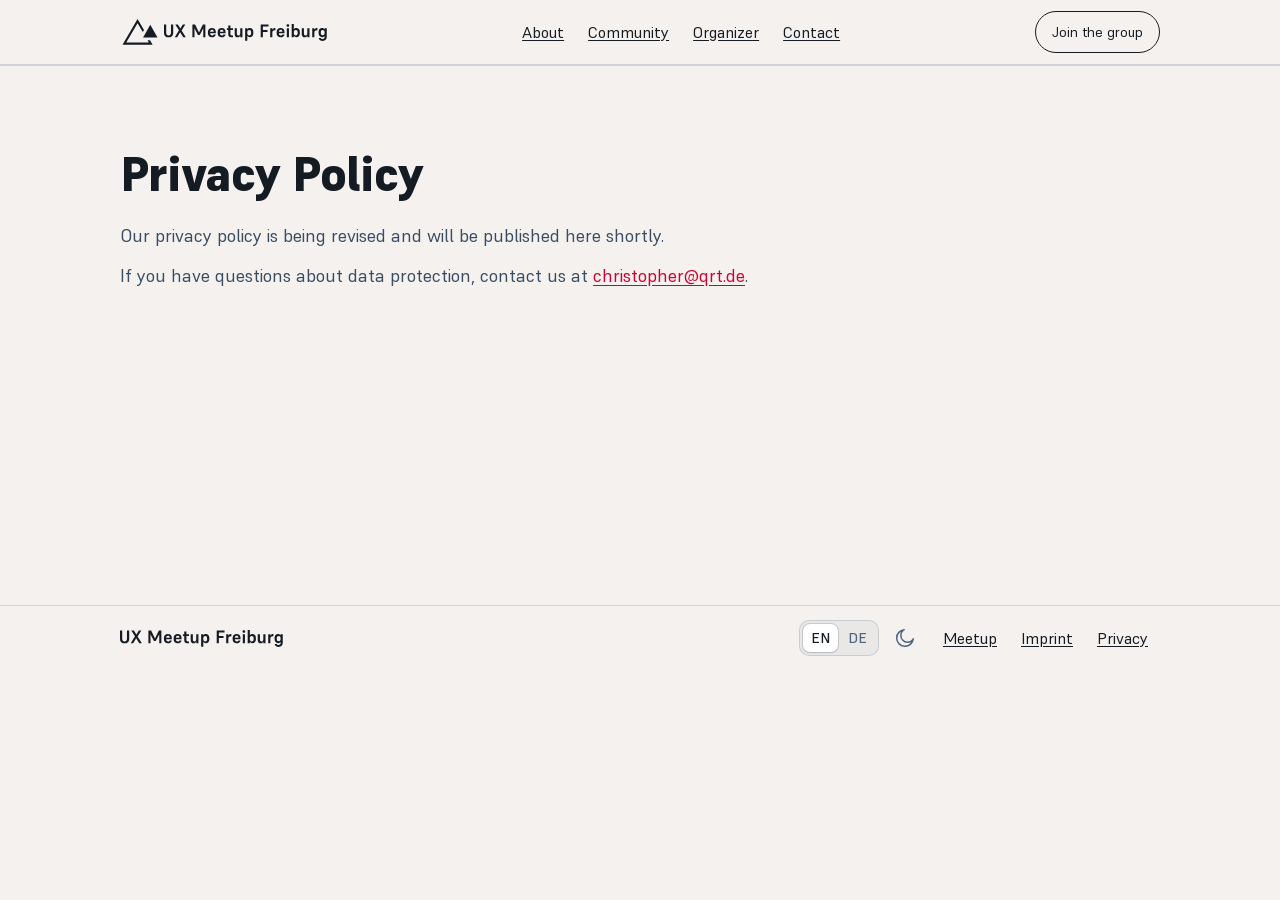
<file: en/privacy/index.html>
<!doctype html>
<!-- Generated by tools/build.mjs from index.html + content/ – edit those, not this file. -->
<html lang="en" data-page="privacy">
<head>
<meta charset="utf-8">
<meta name="viewport" content="width=device-width, initial-scale=1, viewport-fit=cover">
<!-- build:head (generated by tools/build.mjs from content/site.json – do not edit by hand) -->
<title>Privacy Policy – UX Meetup Freiburg</title>
<meta name="description" content="How uxmf.de, the website of UX Meetup Freiburg, handles personal data.">
<meta name="robots" content="noindex, follow">
<link rel="canonical" href="https://uxmf.de/en/privacy/">
<meta property="og:type" content="website">
<meta property="og:site_name" content="UX Meetup Freiburg">
<meta property="og:title" content="Privacy Policy – UX Meetup Freiburg">
<meta property="og:description" content="How uxmf.de, the website of UX Meetup Freiburg, handles personal data.">
<meta property="og:url" content="https://uxmf.de/en/privacy/">
<meta property="og:locale" content="en_US">
<meta property="og:locale:alternate" content="de_DE">
<meta property="og:image" content="https://uxmf.de/assets/images/og-image-en.png?v=9dc483ea">
<meta property="og:image:type" content="image/png">
<meta property="og:image:width" content="1200">
<meta property="og:image:height" content="630">
<meta property="og:image:alt" content="UX Meetup Freiburg – Where Freiburg meets to build better products">
<meta name="twitter:card" content="summary_large_image">
<meta name="twitter:title" content="Privacy Policy – UX Meetup Freiburg">
<meta name="twitter:description" content="How uxmf.de, the website of UX Meetup Freiburg, handles personal data.">
<meta name="twitter:image" content="https://uxmf.de/assets/images/og-image-en.png?v=9dc483ea">
<meta name="twitter:image:alt" content="UX Meetup Freiburg – Where Freiburg meets to build better products">
<!-- /build:head -->
<link rel="icon" href="/assets/logos/logo-mark-favicon.svg?v=8f0aa447" type="image/svg+xml" media="(prefers-color-scheme: light)" data-theme-favicon="light">
<link rel="icon" href="/assets/logos/logo-mark-favicon-dark.svg?v=a31119a7" type="image/svg+xml" media="(prefers-color-scheme: dark)" data-theme-favicon="dark">
<link rel="apple-touch-icon" href="/assets/logos/apple-touch-icon.png?v=7e583517">
<link rel="manifest" href="/site.webmanifest?v=f5d28548">
<meta name="theme-color" content="#f4f1ef" media="(prefers-color-scheme: light)">
<meta name="theme-color" content="#151b22" media="(prefers-color-scheme: dark)">
<link rel="preload" href="/fonts/Supreme-Regular.woff2?v=333ad36e" as="font" type="font/woff2" crossorigin>
<link rel="preload" href="/fonts/Supreme-Medium.woff2?v=36d7f7ea" as="font" type="font/woff2" crossorigin>
<link rel="preload" href="/fonts/Supreme-Extrabold.woff2?v=29b81427" as="font" type="font/woff2" crossorigin>
<style>
  /* Supreme (Fontshare, ITF Free Font License). woff2 first, ttf as fallback. */
  @font-face{font-family:"Supreme";src:url("/fonts/Supreme-Regular.woff2?v=333ad36e") format("woff2"),url("/fonts/Supreme-Regular.ttf?v=875a5650") format("truetype");font-weight:400;font-style:normal;font-display:swap}
  @font-face{font-family:"Supreme";src:url("/fonts/Supreme-Medium.woff2?v=36d7f7ea") format("woff2"),url("/fonts/Supreme-Medium.ttf?v=cd35aeb3") format("truetype");font-weight:500;font-style:normal;font-display:swap}
  @font-face{font-family:"Supreme";src:url("/fonts/Supreme-Extrabold.woff2?v=29b81427") format("woff2"),url("/fonts/Supreme-Extrabold.ttf?v=05e3668d") format("truetype");font-weight:800;font-style:normal;font-display:swap}

  /* Implemented from Figma "UX Freiburg Meetup" › Homepage (Desktop 1920 / Mobile 360, light + dark).
     Tokens mirror the Figma variables. Inlined in index.html so no stylesheet blocks the first render.

     Layer order decides the cascade, so selectors can stay flat (mostly one class):
     reset → tokens → base → type → layout → components → utilities */
  @layer reset, tokens, base, type, layout, components, utilities;

  /* ───────────────────────── reset ───────────────────────── */
  @layer reset{
    *{box-sizing:border-box}
    button{all:unset;box-sizing:border-box;cursor:pointer}
    p,h1,h2,h3,h4,dl,dd,ul{margin:0}
    ul{padding:0;list-style:none}
    /* <picture> only picks the image source; the <img> inside keeps its own layout */
    picture{display:contents}
    source{display:none} /* otherwise they become (empty) flex items next to the img */
  }

  /* ───────────────────────── tokens ───────────────────────── */
  @layer tokens{
    :root{
      /* palette (primitives) */
      --ink-900:#151b22; --ink-800:#283441; --ink-700:#394c61; --ink-600:#4f657e; --ink-400:#8d9eb1; --ink-300:#a5b3c2; --ink-200:#c9d2dc;
      --sand-100:#f4f1ef; --sand-200:#ebe7e3; --sand-300:#d9cfc7; --sand-700:#755e4b; --sand-900:#201914;
      --pink-500:#f4466c; --red-600:#D10030; --white:#ffffff;

      /* semantic colors: light-dark(light, dark), switched by color-scheme below */
      --page-bg:light-dark(var(--sand-100),var(--ink-900));
      --fg-strong:light-dark(var(--ink-900),var(--white));
      --fg-regular:light-dark(var(--ink-700),var(--ink-200));
      --fg-light:light-dark(var(--ink-600),var(--ink-400));
      --fg-inverse:light-dark(var(--white),var(--ink-900));
      --fg-brand:light-dark(var(--red-600),var(--pink-500));
      --surface100:light-dark(var(--white),var(--ink-800));
      --surface200:light-dark(var(--sand-100),var(--ink-700));
      --bg-inverse:light-dark(var(--ink-900),var(--white));
      --chip-bg:light-dark(var(--sand-200),var(--ink-900));
      --chip-stroke:light-dark(var(--sand-300),var(--ink-800));
      --chip-fg-strong:light-dark(var(--sand-900),var(--white));
      --chip-fg:light-dark(var(--sand-700),var(--ink-300));
      --btn-secondary:light-dark(var(--ink-900),var(--pink-500));
      --btn-primary-bg:light-dark(var(--pink-500),var(--ink-900));
      --brand:var(--pink-500); --stroke:#667d9540;
      --btn-on-secondary:light-dark(var(--white),var(--ink-900));
      --btn-on-primary:light-dark(var(--ink-900),var(--white)); 
      --fg-on-brand:var(--ink-900);
      --shadow-rgb:21 27 34;

      /* theme switches for non-color properties (images, icons) */
      --light-opacity:1; --dark-opacity:0; --logo-filter:none;
      --icon-in:translateY(0) rotate(0) scale(1);
      --moon-transform:var(--icon-in); --sun-transform:translateY(16px) rotate(35deg) scale(.7);

      /* fonts */
      --font-title:"Supreme", system-ui, sans-serif;
      --font-body:"Supreme", system-ui, sans-serif;
      --font-info:ui-monospace, Menlo, Consolas, monospace;
      --weight-regular:400; --weight-medium:500; --weight-heavy:800;

      /* type scale: size and line-height in rem, so both scale with the user's font size */
      --text-xs:.75rem;   --leading-xs:.75rem;       /* 12/12 */
      --text-sm:.875rem;  --leading-sm:1.5rem;       /* 14/24 */
      --text-md:1rem;     --leading-md:1.5rem;       /* 16/24 */
      --text-lg:1.125rem; --leading-lg:2rem;         /* 18/32 */
      --text-xl:1.375rem; --leading-xl:2.0625rem;    /* 22/33 */
      --text-heading-sm:1.375rem; --leading-heading-sm:2.0625rem; /* 22/33 */
      --text-heading-md:3rem;     --leading-heading-md:3.6rem;    /* 48/57.6 */
      --text-display-xl:6.5rem;   --leading-display-xl:120%;  /* 104/114.4 */
      --tracking-display-xl:-2px; --tracking-heading:-1px;

      /* spacing (4px grid: --space-N = N × 4px) */
      --space-1:4px; --space-2:8px; --space-3:12px; --space-4:16px; --space-5:20px; --space-6:24px;
      --space-8:32px; --space-12:48px; --space-20:80px; --space-32:128px;
      --section-pad:var(--space-20);
      --gutter:var(--space-4);

      /* shape, motion, layering */
      --radius-sm:4px; --radius-md:12px; --radius-pill:999px;
      --dur-theme:.25s; --dur-lift:128ms; --ease-spring:cubic-bezier(.22,1,.36,1);
      --z-header:40; --z-menu:50;

      color-scheme:light dark;
    }
    :root[data-theme="light"]{color-scheme:light}
    :root[data-theme="dark"]{color-scheme:dark}

    /* dark switches (colors are handled by light-dark() above) */
    @supports (color:light-dark(#000,#fff)){
      @media (prefers-color-scheme:dark){:root:not([data-theme="light"]){
        --light-opacity:0; --dark-opacity:1; --logo-filter:invert(1) brightness(2);
        --moon-transform:translateY(-16px) rotate(-35deg) scale(.7); --sun-transform:var(--icon-in)}}
      :root[data-theme="dark"]{
        --light-opacity:0; --dark-opacity:1; --logo-filter:invert(1) brightness(2);
        --moon-transform:translateY(-16px) rotate(-35deg) scale(.7); --sun-transform:var(--icon-in)}
    }
    /* browsers without light-dark() (before 2024) get the light theme */
    @supports not (color:light-dark(#000,#fff)){
      :root{
        --page-bg:var(--sand-100); --fg-strong:var(--ink-900); --fg-regular:var(--ink-700); --fg-light:var(--ink-600);
        --fg-inverse:var(--white); --fg-brand:var(--red-600); --surface100:var(--white); --surface200:var(--sand-100);
        --bg-inverse:var(--ink-900); --chip-bg:var(--sand-200); --chip-stroke:var(--sand-300); --chip-fg-strong:var(--sand-900);
        --chip-fg:var(--sand-700); --btn-secondary:var(--ink-900); --btn-primary-bg:var(--pink-500)}
    }

    /* Figma Mobile 360 */
    @media (max-width:720px){
      :root{
        --section-pad:var(--space-12);
        --text-display-xl:clamp(2.875rem,14.5vw,6.5rem); --leading-display-xl:1.1; --tracking-display-xl:-1px;
        --text-heading-md:1.75rem; --leading-heading-md:2.1rem;    /* 28/33.6 */
        --text-heading-sm:1.75rem; --leading-heading-sm:2.1rem;    /* 28/33.6 */
      }
    }
  }

  /* ───────────────────────── base ───────────────────────── */
  @layer base{
    html{scroll-behavior:smooth}
    body{margin:0;background:var(--page-bg);color:var(--fg-strong);font-family:var(--font-body);font-size:var(--text-md);line-height:var(--leading-md);-webkit-font-smoothing:antialiased}
    a{color:inherit}
    :focus-visible{outline:2px solid var(--brand);outline-offset:3px;border-radius:var(--radius-sm)}
    section[id]{scroll-margin-top:64px}
    @media (prefers-reduced-motion:reduce){html{scroll-behavior:auto}}
  }

  /* ───────────────────────── type (one class per Figma text style) ───────────────────────── */
  @layer type{
    .font-display-xl{font-family:var(--font-title);font-weight:var(--weight-heavy);font-size:var(--text-display-xl);line-height:var(--leading-display-xl);letter-spacing:var(--tracking-display-xl)}
    .font-heading-md{font-family:var(--font-title);font-weight:var(--weight-heavy);font-size:var(--text-heading-md);line-height:var(--leading-heading-md);letter-spacing:var(--tracking-heading);text-wrap:balance}
    .font-heading-sm{font-family:var(--font-title);font-weight:var(--weight-heavy);font-size:var(--text-heading-sm);line-height:var(--leading-heading-sm);letter-spacing:var(--tracking-heading)}
    .font-stat-number{font-family:var(--font-title);font-weight:var(--weight-heavy);font-size:3rem;line-height:3.6rem;letter-spacing:var(--tracking-heading)}
    .font-text-xl{font-family:var(--font-body);font-weight:var(--weight-regular);font-size:var(--text-xl);line-height:var(--leading-xl)}
    .font-text-lg{font-family:var(--font-body);font-weight:var(--weight-regular);font-size:var(--text-lg);line-height:var(--leading-lg)}
    .font-text-sm{font-family:var(--font-body);font-weight:var(--weight-regular);font-size:var(--text-sm);line-height:var(--leading-sm)}
    .font-text-xs{font-family:var(--font-info);font-weight:var(--weight-regular);font-size:var(--text-xs);line-height:var(--leading-xs)}
    .font-label{font-family:var(--font-body);font-weight:var(--weight-medium);font-size:var(--text-sm);line-height:var(--leading-sm)}
  }

  /* ───────────────────────── layout ───────────────────────── */
  @layer layout{
    .section{border-top:1px solid var(--stroke);padding:var(--section-pad) var(--gutter);display:flex;justify-content:center;position:relative}
    .wrap{width:100%;max-width:1040px;position:relative}
    /* --stack-gap is reset on every .stack so nested stacks don't inherit their parent's gap */
    .stack{--stack-gap:var(--space-4);display:flex;flex-direction:column;gap:var(--stack-gap)}
    .stack-xs{--stack-gap:var(--space-1)}
    .stack-sm{--stack-gap:var(--space-2)}
    .stack-md{--stack-gap:var(--space-5)}
    .stack-lg{--stack-gap:var(--space-6)}
    .stack-xl{--stack-gap:var(--space-8)}
  }

  /* ───────────────────────── components ───────────────────────── */
  @layer components{
    /* light/dark asset crossfade */
    .light-only{opacity:var(--light-opacity)}
    .dark-only{opacity:var(--dark-opacity)}

    /* card + chips */
    .card{background:var(--surface100);border-radius:var(--radius-md);padding:var(--space-6);transition:background-color var(--dur-theme) ease,border-color var(--dur-theme) ease}
    .chips{display:flex;flex-wrap:wrap;gap:var(--space-2) var(--space-1)}
    .chips.loose{gap:var(--space-2)}
    .chip{display:inline-flex;gap:var(--space-2);align-items:flex-end;padding:var(--space-1) var(--space-3);border:1px solid var(--chip-stroke);background:var(--chip-bg);border-radius:var(--radius-pill);font-size:var(--text-sm);line-height:var(--leading-sm);color:var(--chip-fg-strong);white-space:nowrap;transition:color var(--dur-theme) ease,background-color var(--dur-theme) ease,border-color var(--dur-theme) ease}
    .chip-count{color:var(--chip-fg)}

    /* buttons */
    .btn{display:inline-flex;align-items:center;justify-content:center;border:1px solid;border-radius:var(--radius-pill);text-decoration:none}
    .btn-outline{border-color:var(--btn-secondary);color:var(--btn-secondary);padding:var(--space-2) var(--space-4);font-size:var(--text-sm);line-height:var(--leading-sm);white-space:nowrap;transition:background .15s}
    .btn-outline:hover{background:color-mix(in srgb,var(--btn-secondary) 8%,transparent)}
    .btn-solid,.btn-primary{padding:var(--space-3) var(--space-5);font-size:var(--text-md);line-height:2rem;transition:transform var(--dur-lift) ease;will-change:transform}
    .btn-solid:hover,.btn-primary:hover{transform:translateY(-2px)}
    .btn-solid{background:var(--btn-secondary);border-color:var(--btn-secondary);color:var(--btn-on-secondary);align-self:flex-start}
    .btn-primary{display:flex;height:50px;background:var(--btn-primary-bg);border-color:var(--bg-inverse);color:var(--btn-on-primary);text-align:center}

    /* header + nav */
    .header{position:sticky;top:0;z-index:var(--z-header);border-bottom:1px solid var(--stroke);display:flex;justify-content:center;background:color-mix(in srgb,var(--page-bg) 78%,transparent);backdrop-filter:blur(14px);-webkit-backdrop-filter:blur(14px);transition:background-color var(--dur-theme) ease,border-color var(--dur-theme) ease}
    .nav{width:100%;max-width:1072px;height:64px;display:flex;align-items:center;justify-content:space-between;padding-inline:var(--gutter)}
    .nav-actions{display:flex;align-items:center;gap:var(--space-2)}
    .logo{display:flex;align-items:center;height:40px;text-decoration:none}
    .logo-svg{display:flex;align-items:center;gap:var(--space-1);color:var(--fg-strong)}
    .logo-svg .icon{filter:var(--logo-filter)}
    .logo-mark{width:40px;height:40px}
    .logo-word{width:auto;height:18px;margin-top:2px}
    .navlinks{flex:1;display:flex;align-items:center;justify-content:center;height:54px}
    .navlinks a,.footlinks a,.fmenu-links a{display:flex;align-items:center;height:54px;padding-inline:var(--space-3);font-size:var(--text-md);line-height:var(--leading-sm);color:var(--fg-strong);text-decoration:underline;text-underline-position:from-font}
    .navlinks a:hover,.footlinks a:hover{color:var(--fg-brand)}

    /* icons + theme toggle (Figma: Theme-Toggle 36×36, moon/sun 20) */
    .icon{flex:none;max-width:none}
    .ico-menu{display:block;width:24px;height:24px;fill:none;stroke:currentColor;stroke-width:2;stroke-linecap:round;stroke-linejoin:round}
    .ico-moon,.ico-sun{width:20px;height:20px;fill:none;stroke:currentColor;stroke-width:1.5;stroke-linecap:round;stroke-linejoin:round}
    .ico-moon{opacity:var(--light-opacity);transform:var(--moon-transform)}
    .ico-sun{opacity:var(--dark-opacity);transform:var(--sun-transform)}
    .theme-toggle{position:relative;display:flex;align-items:center;justify-content:center;width:36px;height:36px;padding:var(--space-2);border-radius:var(--radius-pill);color:var(--fg-light)}
    .theme-toggle:hover{background:color-mix(in srgb,var(--fg-strong) 8%,transparent)}
    .theme-toggle .icon,.fpill-theme .icon{position:absolute;left:50%;top:50%;margin:-10px;transition:opacity .3s ease,transform .5s var(--ease-spring),filter .35s ease}
    .theme-toggle .icon{transition:transform .5s var(--ease-spring),filter .35s ease}

    /* hero */
    .hero{min-height:85dvh;padding:var(--section-pad) var(--gutter);display:flex;justify-content:center;align-items:center;position:relative;overflow:hidden}
    .hero-art{position:absolute;right:var(--gutter);bottom:var(--space-8);width:780px;height:575px;pointer-events:none}
    .hero-art img{position:absolute;inset:0;width:100%;height:100%;transition:opacity .55s ease}
    .display{position:relative;max-width:850px}
    .display-copy{position:relative;z-index:1}
    .focus-graphic{position:absolute;inset:0;width:100%;height:100%;overflow:visible;pointer-events:none}
    .focus-shape{fill:color-mix(in srgb,var(--brand) 10%,transparent);stroke:var(--brand);stroke-width:1;stroke-dasharray:4 3;stroke-linejoin:round;stroke-linecap:round;vector-effect:non-scaling-stroke;animation:focus-march 3s linear infinite}
    @keyframes focus-march{to{stroke-dashoffset:-14}}
    .focus-tag{position:absolute;left:0;top:0;z-index:2;background:var(--brand);color:var(--fg-on-brand);letter-spacing:0;padding:2px var(--space-2);border-radius:var(--radius-sm);white-space:nowrap}
    .subtext{padding-block:var(--space-4);max-width:840px}

    /* stats */
    .stats{border-top:1px solid var(--stroke);display:flex;flex-wrap:wrap;max-width:1040px}
    .stat{flex:1 0 0;min-width:160px;max-width:240px;padding:var(--space-4);display:flex;flex-direction:column}
    .stat + .stat{border-left:1px solid var(--stroke)}
    .stat.sponsor{max-width:none}
    .stat-n{white-space:nowrap}
    .star,.stars{color:var(--brand)}
    .sponsor-logo{height:56px;padding-top:var(--space-2);display:flex;align-items:center}
    .sponsor-logo img{width:160px;height:40px}

    /* about */
    .about{display:flex;gap:var(--space-20);align-items:flex-start}
    .about-main{flex:1 0 0;min-width:0}
    .value{display:flex;padding-block:var(--space-4);border-bottom:1px solid var(--stroke)}
    .value:last-child{border-bottom:0}
    .value dt{width:96px;flex:none}
    .value dd{flex:1;min-width:0;color:var(--fg-regular)}

    /* rating */
    .rating{width:430px;flex:none}
    .rating-top{display:flex;gap:var(--space-2);align-items:center;margin-top:var(--space-2)}
    .rating-meta{display:flex;flex-direction:column;font-size:var(--text-sm);line-height:1rem;color:var(--fg-light)}
    .bars{margin-top:var(--space-4)}
    .bar{display:flex;align-items:center;gap:var(--space-4);font-size:var(--text-sm);line-height:var(--leading-sm);color:var(--fg-light);font-variant-numeric:tabular-nums}
    .track{flex:1;height:8px;border-radius:var(--radius-pill);background:var(--surface200);overflow:hidden}
    .fill{height:8px;border-radius:var(--radius-pill);background:var(--brand)}
    .bar .n{width:16px}

    /* community */
    .domains{margin-top:var(--space-1)}
    .domain{padding:var(--space-2);border-bottom:1px solid var(--stroke);font-weight:var(--weight-medium);color:var(--fg-regular)}

    /* team */
    .team{display:flex;gap:var(--space-4)}
    .person{flex:1 0 0;min-width:0;display:flex;flex-direction:column;gap:var(--space-4)}
    .portrait{width:256px;height:256px;max-width:100%}
    .portrait-placeholder{position:relative;width:256px;height:256px;max-width:100%;display:grid;place-items:center;color:var(--fg-light)}
    .portrait-placeholder::before{content:"";position:absolute;z-index:0;width:73%;aspect-ratio:1;border-radius:3%;background:var(--surface100);transform:rotate(-30deg)}
    .portrait-placeholder span{position:relative;z-index:1;font-size:3.25rem;line-height:1}
    .person-name{font-weight:var(--weight-medium);font-size:var(--text-xl);line-height:var(--leading-xl)}

    /* sponsoring / talk */
    .sponsoring{padding-bottom:var(--space-32)}
    .talk{background:var(--bg-inverse);color:var(--fg-inverse);border-radius:var(--radius-md);padding:var(--space-8);display:flex;gap:var(--space-12);transition:color var(--dur-theme) ease,background-color var(--dur-theme) ease,border-color var(--dur-theme) ease}
    .talk-col{flex:1 0 0;min-width:0}
    .email a{text-underline-offset:3px}

    /* footer */
    .footer{border-top:1px solid var(--stroke);display:flex;justify-content:center;padding-inline:var(--gutter)}
    .footer .nav{row-gap:var(--space-6)}
    .footlinks{flex:1;display:flex;align-items:center;justify-content:flex-end;padding-left:var(--space-12)}
    .foot-prefs{display:flex;align-items:center;gap:var(--space-2);margin-right:var(--space-2)}

    /* language switcher: segmented control, active segment raised */
    .lang-switch{display:flex;gap:2px;padding:3px;border:1px solid var(--stroke);border-radius:10px;background:color-mix(in srgb,var(--fg-strong) 4%,transparent)}
    .lang-switch a{display:block;height:auto;text-decoration:none;padding:2px var(--space-2);border-radius:7px;font-weight:var(--weight-medium);font-size:var(--text-sm);line-height:var(--leading-sm);color:var(--fg-light);transition:color .15s ease,background-color .15s ease}
    .lang-switch a:hover{color:var(--fg-strong)}
    .lang-switch a[aria-current="page"]{background:var(--surface100);color:var(--fg-strong);box-shadow:0 0 0 1px var(--stroke),0 1px 2px rgb(var(--shadow-rgb) / .12)}

    /* legal pages (impressum, privacy): plain text column */
    .legal-page{min-height:60vh}
    .prose{max-width:720px;color:var(--fg-regular)}
    .prose h1{color:var(--fg-strong);margin-bottom:var(--space-4)}
    .prose h2{color:var(--fg-strong);font-family:var(--font-title);font-weight:var(--weight-heavy);font-size:var(--text-xl);line-height:var(--leading-xl);letter-spacing:var(--tracking-heading);margin-top:var(--space-6)}
    .prose p,.prose ul{margin-block:var(--space-2);font-size:var(--text-lg);line-height:var(--leading-lg)}
    .prose ul{list-style:disc;padding-left:1.25em}
    .prose a{color:var(--fg-brand);text-underline-offset:3px}

    /* events (rendered by tools/build.mjs from content/events.json) */
    .events{display:grid;grid-template-columns:repeat(auto-fill,minmax(300px,1fr));gap:var(--space-4)}
    .event{display:flex;flex-direction:column;gap:var(--space-2)}
    .event time{color:var(--fg-brand)}
    .event-meta{color:var(--fg-light)}
    .event a{color:var(--fg-strong);text-underline-offset:3px;margin-top:auto}

    /* floating menu (Figma: Floating-Menu 153×48, Menu-Container 268×312 r28) — mobile only */
    .fmenu{display:none}

    /* ── responsive (Figma Mobile 360) ── */
    @media (max-width:1100px){
      .about{gap:var(--space-12)}
      .rating{width:380px}
    }
    @media (max-width:900px){
      .about{flex-direction:column}
      .rating{width:100%}
      .team{flex-direction:column}
      .person{flex-direction:row;align-items:center}
      .portrait{width:76.5px;height:76.5px}
      .portrait-placeholder{width:76.5px;height:76.5px;flex:none}
      .portrait-placeholder span{font-size:1.75rem}
      .talk{flex-direction:column;gap:var(--space-8)}
    }
    @media (max-width:720px){
      .logo-word{height:15px}
      .navlinks{display:none}
      .btn-outline{padding:var(--space-1) var(--space-3)}
      .sponsoring{padding-bottom:var(--section-pad)}
      .hero-art{right:0;top:var(--space-8);bottom:auto;width:360px;height:265px}
      .stat{max-width:none}
      .stat.sponsor{flex-basis:100%;border-left:0;border-top:1px solid var(--stroke)}
      .footer{padding-bottom:72px}
      .footer .nav{flex-direction:column;align-items:flex-start;height:auto;padding-block:var(--space-4)}
      .footlinks{flex-direction:column;align-items:flex-start;padding-left:0;justify-content:flex-start}
      .footlinks a{height:44px;font-size:var(--text-md);padding-inline:0}
      .foot-prefs{display:none} /* language lives in the menu, theme in the pill */

      .fmenu{display:block;position:fixed;z-index:var(--z-menu);right:var(--space-2);bottom:calc(9px + env(safe-area-inset-bottom,0px));width:300px;height:312px;pointer-events:none;
        border:1px solid var(--stroke);border-radius:28px;
        clip-path:inset(256px 7px 7px 108px round 24px);transition:clip-path .42s var(--ease-spring)}
      .fmenu.open{clip-path:inset(-1px round 28px);pointer-events:auto;background:var(--surface100);box-shadow:0 12px 40px rgb(var(--shadow-rgb) / .18)}
      .fpill{position:absolute;right:7px;bottom:7px;height:48px;display:flex;align-items:center;justify-content:space-between;border-radius:var(--radius-pill);background:var(--bg-inverse);color:var(--fg-inverse);pointer-events:auto}
      .fmenu.over-talk .fpill{background:var(--surface100);color:var(--fg-strong);box-shadow:0 0 0 1px var(--stroke),0 8px 24px rgb(var(--shadow-rgb) / .18)}
      .fpill button{display:flex;align-items:center;gap:var(--space-2);height:48px;font-weight:var(--weight-medium);font-size:var(--text-sm);line-height:var(--leading-sm)}
      .fpill-menu{padding:0 var(--space-4)}
      .fpill-div{width:1px;height:24px;background:var(--stroke)}
      .fpill-theme{position:relative;padding:0 var(--space-6)}
      .fmenu-links{position:absolute;left:-1px;top:-1px;width:268px;padding:var(--space-4) var(--space-4) 0;display:flex;flex-direction:column}
      /* links stagger: closing runs bottom-up, opening top-down (40ms steps) */
      /* bottom-left of the open panel: left edge on the link text, vertically centered on the pill */
      .fmenu-lang{position:absolute;left:24px;bottom:13px;--i:4}
      .fmenu-links a,.fmenu-lang{opacity:0;transform:translateY(8px);transition:opacity .3s ease,transform .3s var(--ease-spring);transition-delay:calc(.22s - var(--i) * .04s)}
      .fmenu-links a:nth-child(1){--i:0}
      .fmenu-links a:nth-child(2){--i:1}
      .fmenu-links a:nth-child(3){--i:2}
      .fmenu-links a:nth-child(4){--i:3}
      .fmenu.open .fmenu-links a,.fmenu.open .fmenu-lang{opacity:1;transform:none;transition-delay:calc(.1s + var(--i) * .04s)}
    }

    @media (prefers-reduced-motion:reduce){
      .focus-shape{animation:none}
    }
  }

  /* ───────────────────────── utilities ───────────────────────── */
  @layer utilities{
    .font-color-regular{color:var(--fg-regular)}
    .font-color-light{color:var(--fg-light)}
    .measure{max-width:850px}
  }
</style>
<script>/* runs before first paint. Keys must match THEME_KEY / LANG_KEY in js/main.js */
(()=>{const root=document.documentElement;
try{const theme=localStorage.getItem("uxfr-theme");if(theme)root.dataset.theme=theme}catch{}
/* First visit to the English home page with a German browser: go to /de/. A language picked in the switcher is stored and always wins. */
if(root.dataset.page==="home"&&root.lang==="en"){let lang=null;try{lang=localStorage.getItem("uxfr-lang")}catch{}
if(!lang&&(navigator.languages||[navigator.language]).map(l=>String(l).slice(0,2).toLowerCase()).find(l=>l==="en"||l==="de")==="de")location.replace("/de/"+location.hash)}})();</script>
</head>
<body id="top">
<header class="header">
  <nav class="nav" aria-label="Main navigation" data-i18n-label="nav.main">
    <a class="logo" href="/" aria-label="UX Meetup Freiburg – Home" data-i18n-label="nav.home">
      <span class="logo-svg" aria-hidden="true"><img class="icon logo-mark" src="/assets/logos/logo-mark.svg?v=f7200659" alt="" width="40" height="40"><img class="icon logo-word" src="/assets/logos/wordmark.svg?v=60cf442c" alt="" width="127" height="14"></span>
    </a>
    <div class="navlinks">
      <a href="/#about" data-i18n="nav.about">About</a>
      <a href="/#community" data-i18n="nav.community">Community</a>
      <a href="/#organizer" data-i18n="nav.organizer">Organizer</a>
      <a href="/#contact" data-i18n="nav.contact">Contact</a>
    </div>
    <div class="nav-actions">
      <a class="btn btn-outline" href="https://www.meetup.com/ux-meetup-freiburg/" target="_blank" rel="noopener noreferrer" data-i18n="nav.join">Join the group</a>
    </div>
  </nav>
</header>

<div class="fmenu" id="fmenu">
  <nav class="fmenu-links" id="fmenu-links" aria-label="Section navigation" data-i18n-label="nav.sections">
    <a href="/#about" data-i18n="nav.about">About</a>
    <a href="/#community" data-i18n="nav.community">Community</a>
    <a href="/#organizer" data-i18n="nav.organizer">Organizer</a>
    <a href="/#contact" data-i18n="nav.contact">Contact</a>
  </nav>
  <nav class="lang-switch fmenu-lang" aria-label="Language" data-i18n-label="lang.label">
    <a href="/en/privacy/" hreflang="en" lang="en" data-lang-link="en" aria-label="EN – English" aria-current="page">EN</a>
    <a href="/datenschutz/" hreflang="de" lang="de" data-lang-link="de" aria-label="DE – Deutsch">DE</a>
  </nav>
  <div class="fpill">
    <button class="fpill-menu" type="button" id="fmenu-btn" aria-expanded="false" aria-controls="fmenu-links"><svg class="icon ico-menu" aria-hidden="true" viewBox="0 0 24 24"><path d="M3 12H21M3 6H21M3 18H15"/></svg><span data-i18n="nav.menu">Menu</span></button>
    <span class="fpill-div" aria-hidden="true"></span>
    <button class="fpill-theme" type="button" data-theme-toggle aria-label="Switch to dark mode"><svg class="icon ico-moon" aria-hidden="true" viewBox="0 0 20 20"><path d="M18.2957 10.797C17.1482 12.8097 14.9826 14.1667 12.5 14.1667C8.81806 14.1667 5.83329 11.182 5.83329 7.50007C5.83329 5.01726 7.19052 2.85146 9.20352 1.7041C4.97475 2.10506 1.66663 5.66614 1.66663 9.99987C1.66663 14.6022 5.39759 18.3332 9.99996 18.3332C14.3335 18.3332 17.8944 15.0254 18.2957 10.797Z"/></svg><svg class="icon ico-sun" aria-hidden="true" viewBox="0 0 20 20"><path d="M9.99984 1.66699V3.33366M9.99984 16.667V18.3337M3.33317 10.0003H1.6665M5.2616 5.26209L4.08309 4.08358M14.7381 5.26209L15.9166 4.08358M5.2616 14.742L4.08309 15.9205M14.7381 14.742L15.9166 15.9205M18.3332 10.0003H16.6665M14.1665 10.0003C14.1665 12.3015 12.301 14.167 9.99984 14.167C7.69865 14.167 5.83317 12.3015 5.83317 10.0003C5.83317 7.69914 7.69865 5.83366 9.99984 5.83366C12.301 5.83366 14.1665 7.69914 14.1665 10.0003Z"/></svg></button>
  </div>
</div>

<main>
  <section class="section legal-page">
    <div class="wrap">
      <div class="prose">
        <h1 class="font-heading-md">Privacy Policy</h1>
        <p>Our privacy policy is being revised and will be published here shortly.</p>
        <p>If you have questions about data protection, contact us at <a href="mailto:christopher@qrt.de">christopher@qrt.de</a>.</p>
      </div>
    </div>
  </section>
</main>

<footer class="footer">
  <nav class="nav" aria-label="Footer" data-i18n-label="nav.footer">
    <a class="logo" href="/" aria-label="UX Meetup Freiburg – Home" data-i18n-label="nav.home">
      <span class="logo-svg" aria-hidden="true"><img class="icon logo-word" src="/assets/logos/wordmark.svg?v=60cf442c" alt="" width="127" height="14"></span>
    </a>
    <div class="footlinks">
      <div class="foot-prefs">
        <nav class="lang-switch" aria-label="Language" data-i18n-label="lang.label">
          <a href="/en/privacy/" hreflang="en" lang="en" data-lang-link="en" aria-label="EN – English" aria-current="page">EN</a>
          <a href="/datenschutz/" hreflang="de" lang="de" data-lang-link="de" aria-label="DE – Deutsch">DE</a>
        </nav>
        <button class="theme-toggle" type="button" data-theme-toggle aria-label="Switch to dark mode"><svg class="icon ico-moon" aria-hidden="true" viewBox="0 0 20 20"><path d="M18.2957 10.797C17.1482 12.8097 14.9826 14.1667 12.5 14.1667C8.81806 14.1667 5.83329 11.182 5.83329 7.50007C5.83329 5.01726 7.19052 2.85146 9.20352 1.7041C4.97475 2.10506 1.66663 5.66614 1.66663 9.99987C1.66663 14.6022 5.39759 18.3332 9.99996 18.3332C14.3335 18.3332 17.8944 15.0254 18.2957 10.797Z"/></svg><svg class="icon ico-sun" aria-hidden="true" viewBox="0 0 20 20"><path d="M9.99984 1.66699V3.33366M9.99984 16.667V18.3337M3.33317 10.0003H1.6665M5.2616 5.26209L4.08309 4.08358M14.7381 5.26209L15.9166 4.08358M5.2616 14.742L4.08309 15.9205M14.7381 14.742L15.9166 15.9205M18.3332 10.0003H16.6665M14.1665 10.0003C14.1665 12.3015 12.301 14.167 9.99984 14.167C7.69865 14.167 5.83317 12.3015 5.83317 10.0003C5.83317 7.69914 7.69865 5.83366 9.99984 5.83366C12.301 5.83366 14.1665 7.69914 14.1665 10.0003Z"/></svg></button>
      </div>
      <a href="https://www.meetup.com/ux-meetup-freiburg/" target="_blank" rel="noopener noreferrer">Meetup</a>
      <a href="/en/legal-notice/" data-page-link="legal" data-i18n="footer.imprint">Imprint</a>
      <a href="/en/privacy/" data-page-link="privacy" data-i18n="footer.privacy">Privacy</a>
    </div>
  </nav>
</footer>
<script src="/js/main.js?v=0243111c"></script>
</body>
</html>
</file>
